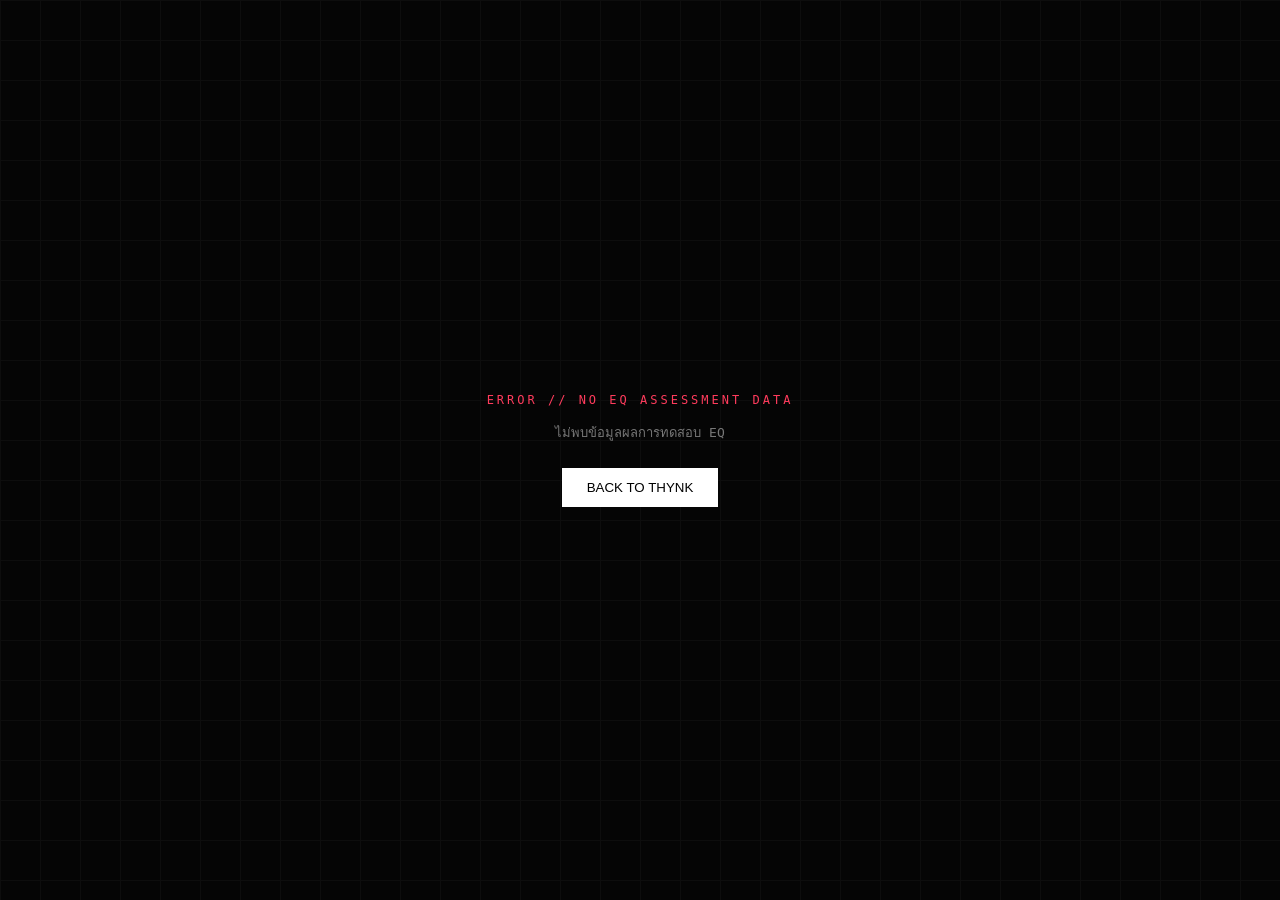
<file: Thynk/eq result.html>
<!DOCTYPE html>
<html lang="th">
<link rel="icon" type="image/png" href="thynk.png">
<head>

<meta charset="UTF-8">

<meta name="viewport"
      content="width=device-width, initial-scale=1.0">

<title>THYNK // EQ ANALYSIS</title>

<link rel="stylesheet"
      href="css/style1.css">

<style>

@import url('https://fonts.googleapis.com/css2?family=Kanit:wght@300;400;500;600;700&family=JetBrains+Mono:wght@400;500;600;700&display=swap');


/* =========================================================
   ROOT
========================================================= */

:root{

    --bg:#050505;

    --panel:#0b0b0b;

    --panel2:#101010;

    --line:#252525;

    --text:#f2f2f2;

    --muted:#777;

    --soft:#aaa;

    --green:#00ff9c;

    --red:#ff3b5c;

    --gold:#d6b36a;

    --blue:#5ca8ff;

}


/* =========================================================
   RESET
========================================================= */

*{
    box-sizing:border-box;
}

html{
    scroll-behavior:smooth;
}

body{

    margin:0;

    background:
        radial-gradient(
            circle at 50% -10%,
            #171717 0%,
            #050505 45%,
            #000 100%
        );

    color:var(--text);

    font-family:'Kanit',sans-serif;

    min-height:100vh;
}


/* GRID BACKGROUND */

body::before{

    content:"";

    position:fixed;

    inset:0;

    pointer-events:none;

    opacity:.035;

    background-image:

        linear-gradient(
            #fff 1px,
            transparent 1px
        ),

        linear-gradient(
            90deg,
            #fff 1px,
            transparent 1px
        );

    background-size:40px 40px;

}


/* =========================================================
   HEADER
========================================================= */

.header{

    height:76px;

    border-bottom:1px solid var(--line);

    display:flex;

    align-items:center;

    justify-content:space-between;

    padding:0 40px;

    position:relative;

    z-index:2;

    background:rgba(5,5,5,.92);

    backdrop-filter:blur(8px);

}


.logo{

    font-family:'JetBrains Mono',monospace;

    font-size:21px;

    font-weight:700;

    letter-spacing:4px;

}


.logo span{

    color:var(--green);

}


.status{

    display:flex;

    align-items:center;

    gap:10px;

    font-family:'JetBrains Mono',monospace;

    font-size:11px;

    color:#777;

    letter-spacing:1px;

}


.status-dot{

    width:7px;

    height:7px;

    border-radius:50%;

    background:var(--green);

    box-shadow:
        0 0 12px var(--green);

}


/* =========================================================
   MAIN
========================================================= */

.container{

    width:min(1180px,92%);

    margin:0 auto;

    padding:60px 0 100px;

}


.kicker{

    font-family:'JetBrains Mono',monospace;

    font-size:11px;

    color:var(--green);

    letter-spacing:3px;

    margin-bottom:12px;

}


h1{

    font-size:48px;

    line-height:1;

    margin:0;

    letter-spacing:1px;

}


.subtitle{

    color:var(--muted);

    margin-top:14px;

    font-size:15px;

}


/* =========================================================
   HERO
========================================================= */

.score-hero{

    margin-top:45px;

    border:1px solid var(--line);

    background:
        linear-gradient(
            135deg,
            rgba(255,255,255,.025),
            rgba(255,255,255,.005)
        );

    min-height:310px;

    display:grid;

    grid-template-columns:1fr 1fr;

    position:relative;

    overflow:hidden;

}


.score-hero::after{

    content:"EQ";

    position:absolute;

    right:-30px;

    bottom:-90px;

    font-family:'JetBrains Mono',monospace;

    font-size:220px;

    font-weight:700;

    color:rgba(255,255,255,.018);

    pointer-events:none;

}


.score-left{

    padding:45px;

    border-right:1px solid var(--line);

}


.score-label{

    font-family:'JetBrains Mono',monospace;

    color:#777;

    font-size:11px;

    letter-spacing:3px;

}


.score{

    font-family:'JetBrains Mono',monospace;

    font-size:110px;

    line-height:.95;

    margin:15px 0;

    font-weight:700;

}


.score span{

    font-size:25px;

    color:#555;

}


.score-bar{

    width:100%;

    height:4px;

    background:#202020;

    overflow:hidden;

}


.score-fill{

    height:100%;

    background:var(--green);

    box-shadow:
        0 0 15px rgba(0,255,156,.4);

    width:0%;

    transition:1.2s ease;

}


.score-right{

    padding:45px;

    display:flex;

    flex-direction:column;

    justify-content:center;

}


.level-label{

    color:#777;

    font-family:'JetBrains Mono',monospace;

    font-size:11px;

    letter-spacing:3px;

}


.level{

    font-size:38px;

    font-weight:600;

    margin:8px 0;

}


.type{

    color:var(--green);

    font-family:'JetBrains Mono',monospace;

    font-size:15px;

    letter-spacing:2px;

}


.description{

    margin-top:20px;

    color:#888;

    line-height:1.8;

    max-width:430px;

}


/* =========================================================
   SECTION
========================================================= */

.section{

    margin-top:55px;

}


.section-title{

    display:flex;

    align-items:center;

    gap:15px;

    font-family:'JetBrains Mono',monospace;

    font-size:13px;

    letter-spacing:2px;

    margin-bottom:20px;

}


.section-title::before{

    content:"";

    width:25px;

    height:1px;

    background:var(--green);

}


/* =========================================================
   EQ DOMAINS
========================================================= */

.domain-grid{

    display:grid;

    grid-template-columns:
        repeat(5,1fr);

    gap:10px;

}


.domain{

    border:1px solid var(--line);

    background:var(--panel);

    padding:20px;

    transition:.25s;

}


.domain:hover{

    border-color:#444;

    transform:translateY(-2px);

}


.domain-name{

    font-family:'JetBrains Mono',monospace;

    font-size:10px;

    color:#777;

    letter-spacing:1px;

}


.domain-th{

    font-size:12px;

    color:#555;

    margin-top:3px;

}


.domain-score{

    font-family:'JetBrains Mono',monospace;

    font-size:32px;

    margin:8px 0;

}


.domain-bar{

    height:3px;

    background:#202020;

}


.domain-fill{

    height:100%;

    width:0%;

    background:var(--green);

    transition:1s ease;

}


/* =========================================================
   PERFORMANCE
========================================================= */

.quick-grid{

    display:grid;

    grid-template-columns:
        repeat(4,1fr);

    gap:10px;

}


.quick{

    border:1px solid var(--line);

    padding:25px;

    background:var(--panel);

}


.quick-label{

    color:#666;

    font-family:'JetBrains Mono',monospace;

    font-size:10px;

    letter-spacing:1px;

}


.quick-value{

    font-family:'JetBrains Mono',monospace;

    font-size:27px;

    margin-top:8px;

}


.correct{

    color:var(--green);

}


.wrong{

    color:var(--red);

}


/* =========================================================
   EMOTIONAL PROFILE
========================================================= */

.profile{

    border:1px solid var(--line);

    padding:35px;

    background:
        linear-gradient(
            120deg,
            #0d0d0d,
            #080808
        );

    display:grid;

    grid-template-columns:180px 1fr;

    gap:35px;

}


.profile-symbol{

    width:150px;

    height:150px;

    border:1px solid #333;

    display:flex;

    align-items:center;

    justify-content:center;

    font-family:'JetBrains Mono',monospace;

    font-size:42px;

    color:var(--green);

    position:relative;

}


.profile-symbol::before,
.profile-symbol::after{

    content:"";

    position:absolute;

    width:12px;

    height:12px;

    border-color:var(--green);

    border-style:solid;

}


.profile-symbol::before{

    top:-1px;

    left:-1px;

    border-width:
        1px 0 0 1px;

}


.profile-symbol::after{

    right:-1px;

    bottom:-1px;

    border-width:
        0 1px 1px 0;

}


.profile h2{

    margin:0;

    font-size:30px;

}


.profile p{

    color:#888;

    line-height:1.9;

}


/* =========================================================
   EQ INSIGHT
========================================================= */

.insight{

    margin-top:15px;

    border:1px solid #202020;

    background:#090909;

    padding:20px;

}


.insight-title{

    color:var(--green);

    font-family:'JetBrains Mono',monospace;

    font-size:10px;

    letter-spacing:2px;

    margin-bottom:8px;

}


.insight-text{

    color:#888;

    line-height:1.8;

}


/* =========================================================
   ANSWER REVIEW
========================================================= */

.review-list{

    display:flex;

    flex-direction:column;

    gap:8px;

}


.review{

    border:1px solid var(--line);

    background:#090909;

}


.review-head{

    padding:18px 20px;

    display:grid;

    grid-template-columns:
        65px 1fr 90px;

    align-items:center;

    gap:15px;

    cursor:pointer;

}


.review-head:hover{

    background:#0e0e0e;

}


.q-number{

    font-family:'JetBrains Mono',monospace;

    color:#666;

    font-size:11px;

}


.q-title{

    font-size:14px;

}


.result-badge{

    text-align:right;

    font-family:'JetBrains Mono',monospace;

    font-size:10px;

}


.result-badge.correct{

    color:var(--green);

}


.result-badge.wrong{

    color:var(--red);

}


.review-body{

    display:none;

    border-top:1px solid var(--line);

    padding:25px;

    background:#0d0d0d;

}


.review.open .review-body{

    display:block;

}


.question-text{

    font-size:17px;

    margin-bottom:20px;

}


.answer-row{

    display:grid;

    grid-template-columns:
        1fr 1fr;

    gap:8px;

}


.answer-box{

    border:1px solid #222;

    padding:12px 15px;

    font-size:13px;

}


.answer-box.selected{

    border-color:#555;

}


.answer-box.right{

    border-color:var(--green);

    color:var(--green);

}


.answer-box.wrong-selected{

    border-color:var(--red);

    color:var(--red);

}


.explanation{

    margin-top:20px;

    border-left:2px solid var(--green);

    padding:12px 15px;

    color:#999;

    line-height:1.7;

}


/* =========================================================
   CERTIFICATE
========================================================= */

.identity{

    border:1px solid var(--line);

    background:
        linear-gradient(
            135deg,
            #0e0e0e,
            #070707
        );

    padding:40px;

}


.identity-intro{

    color:#777;

    line-height:1.7;

    margin-bottom:30px;

}


.form-grid{

    display:grid;

    grid-template-columns:
        1fr 1fr;

    gap:15px;

}


.field{

    display:flex;

    flex-direction:column;

    gap:8px;

}


.field.full{

    grid-column:1/-1;

}


.field label{

    font-family:'JetBrains Mono',monospace;

    color:#777;

    font-size:10px;

    letter-spacing:1px;

}


.field input{

    background:#050505;

    border:1px solid #292929;

    color:white;

    padding:14px;

    font-family:'Kanit',sans-serif;

    outline:none;

    font-size:14px;

    transition:.2s;

}


.field input:focus{

    border-color:#777;

    box-shadow:
        0 0 0 1px #222;

}


.certificate-button{

    width:100%;

    margin-top:30px;

    padding:19px;

    background:#f2f2f2;

    color:#050505;

    border:0;

    font-family:'JetBrains Mono',monospace;

    font-weight:700;

    letter-spacing:2px;

    cursor:pointer;

    transition:.25s;

}


.certificate-button:hover{

    background:var(--green);

    box-shadow:
        0 0 30px rgba(0,255,156,.18);

}


.error{

    display:none;

    color:var(--red);

    font-family:'JetBrains Mono',monospace;

    font-size:11px;

    margin-top:15px;

}


/* =========================================================
   FOOTER
========================================================= */

.footer{

    text-align:center;

    color:#444;

    font-family:'JetBrains Mono',monospace;

    font-size:10px;

    letter-spacing:2px;

    margin-top:70px;

}


/* =========================================================
   RESPONSIVE
========================================================= */

@media(max-width:800px){

    .header{

        padding:0 20px;

    }


    .container{

        width:94%;

        padding-top:35px;

    }


    h1{

        font-size:34px;

    }


    .score-hero{

        grid-template-columns:1fr;

    }


    .score-left{

        border-right:0;

        border-bottom:1px solid var(--line);

    }


    .score{

        font-size:80px;

    }


    .domain-grid{

        grid-template-columns:
            1fr 1fr;

    }


    .quick-grid{

        grid-template-columns:
            1fr 1fr;

    }


    .profile{

        grid-template-columns:1fr;

    }


    .form-grid{

        grid-template-columns:1fr;

    }


    .field.full{

        grid-column:auto;

    }


    .review-head{

        grid-template-columns:
            50px 1fr 70px;

    }

}


@media(max-width:500px){

    .domain-grid{

        grid-template-columns:1fr;

    }


    .quick-grid{

        grid-template-columns:1fr;

    }


    .score-left,
    .score-right{

        padding:30px;

    }


    .profile{

        padding:25px;

    }


    .answer-row{

        grid-template-columns:1fr;

    }

}

</style>

</head>


<body>


<!-- =====================================================
     HEADER
===================================================== -->

<header class="header">

    <div class="logo">

        THYNK <span>//</span> EQ

    </div>


    <div class="status">

        <div class="status-dot"></div>

        ASSESSMENT COMPLETE

    </div>

</header>



<main class="container">


<!-- =====================================================
     INTRO
===================================================== -->

<div class="kicker">

    THYNK // EMOTIONAL ANALYSIS

</div>


<h1>

    YOUR THYNK PROFILE

</h1>


<div class="subtitle">

    การวิเคราะห์ความฉลาดทางอารมณ์จากรูปแบบการตอบของคุณ

</div>



<!-- =====================================================
     HERO SCORE
===================================================== -->

<section class="score-hero">


    <div class="score-left">


        <div class="score-label">

            THYNK EQ SCORE

        </div>


        <div class="score">

            <span id="score">--</span>

            <span>/100</span>

        </div>


        <div class="score-bar">

            <div
                class="score-fill"
                id="scoreFill">
            </div>

        </div>


    </div>



    <div class="score-right">


        <div class="level-label">

            EMOTIONAL LEVEL

        </div>


        <div
            class="level"
            id="level">

            ANALYZING...

        </div>


        <div
            class="type"
            id="eqType">

            //

        </div>


        <div
            class="description"
            id="levelDescription">

            กำลังวิเคราะห์รูปแบบทางอารมณ์ของคุณ...

        </div>


    </div>

</section>



<!-- =====================================================
     EQ MATRIX
===================================================== -->

<section class="section">


    <div class="section-title">

        EMOTIONAL MATRIX

    </div>


    <div class="domain-grid">


        <div class="domain">

            <div class="domain-name">

                SELF-AWARENESS

            </div>

            <div class="domain-th">

                การตระหนักรู้ตนเอง

            </div>

            <div
                class="domain-score"
                id="selfAwarenessScore">

                --

            </div>

            <div class="domain-bar">

                <div
                    class="domain-fill"
                    id="selfAwarenessBar">
                </div>

            </div>

        </div>



        <div class="domain">

            <div class="domain-name">

                SELF-CONTROL

            </div>

            <div class="domain-th">

                การควบคุมอารมณ์

            </div>

            <div
                class="domain-score"
                id="selfControlScore">

                --

            </div>

            <div class="domain-bar">

                <div
                    class="domain-fill"
                    id="selfControlBar">
                </div>

            </div>

        </div>



        <div class="domain">

            <div class="domain-name">

                EMPATHY

            </div>

            <div class="domain-th">

                ความเข้าใจผู้อื่น

            </div>

            <div
                class="domain-score"
                id="empathyScore">

                --

            </div>

            <div class="domain-bar">

                <div
                    class="domain-fill"
                    id="empathyBar">
                </div>

            </div>

        </div>



        <div class="domain">

            <div class="domain-name">

                SOCIAL SKILL

            </div>

            <div class="domain-th">

                ทักษะทางสังคม

            </div>

            <div
                class="domain-score"
                id="socialSkillScore">

                --

            </div>

            <div class="domain-bar">

                <div
                    class="domain-fill"
                    id="socialSkillBar">
                </div>

            </div>

        </div>



        <div class="domain">

            <div class="domain-name">

                RESILIENCE

            </div>

            <div class="domain-th">

                ความยืดหยุ่นทางอารมณ์

            </div>

            <div
                class="domain-score"
                id="resilienceScore">

                --

            </div>

            <div class="domain-bar">

                <div
                    class="domain-fill"
                    id="resilienceBar">
                </div>

            </div>

        </div>


    </div>

</section>



<!-- =====================================================
     PERFORMANCE
===================================================== -->

<section class="section">


    <div class="section-title">

        PERFORMANCE

    </div>


    <div class="quick-grid">


        <div class="quick">

            <div class="quick-label">

                ANSWERED

            </div>

            <div
                class="quick-value"
                id="answeredCount">

                --

            </div>

        </div>



        <div class="quick">

            <div class="quick-label">

                CORRECT

            </div>

            <div
                class="quick-value correct"
                id="correctCount">

                --

            </div>

        </div>



        <div class="quick">

            <div class="quick-label">

                WRONG

            </div>

            <div
                class="quick-value wrong"
                id="wrongCount">

                --

            </div>

        </div>



        <div class="quick">

            <div class="quick-label">

                ACCURACY

            </div>

            <div
                class="quick-value"
                id="accuracy">

                --%

            </div>

        </div>


    </div>

</section>



<!-- =====================================================
     PROFILE
===================================================== -->

<section class="section">


    <div class="section-title">

        EMOTIONAL PROFILE

    </div>


    <div class="profile">


        <div
            class="profile-symbol"
            id="profileSymbol">

            ◇

        </div>


        <div>


            <h2 id="profileTitle">

                ANALYZING...

            </h2>


            <p id="profileText">

                กำลังประมวลผลรูปแบบการตอบของคุณ

            </p>


            <div class="insight">


                <div class="insight-title">

                    PRIMARY INSIGHT

                </div>


                <div
                    class="insight-text"
                    id="insightText">

                    กำลังวิเคราะห์จุดเด่นทางอารมณ์...

                </div>


            </div>


        </div>


    </div>

</section>



<!-- =====================================================
     ANSWER REVIEW
===================================================== -->

<section class="section">


    <div class="section-title">

        ANSWER REVIEW // วิเคราะห์คำตอบ

    </div>


    <div
        class="review-list"
        id="reviewList">
    </div>


</section>



<!-- =====================================================
     CERTIFICATE
===================================================== -->

<section class="section">


    <div class="section-title">

        CERTIFICATE IDENTITY

    </div>


    <div class="identity">


        <div class="identity-intro">

            กรอกข้อมูลด้านล่างเพื่อสร้างใบเกียรติบัตร THYNK EQ
            ชื่อที่กรอกจะถูกนำไปแสดงบนใบเกียรติบัตร

        </div>


        <div class="form-grid">


            <div class="field">

                <label>

                    FIRST NAME / ชื่อ

                </label>


                <input
                    type="text"
                    id="firstName"
                    placeholder="ชื่อของคุณ"
                    maxlength="40">

            </div>



            <div class="field">

                <label>

                    LAST NAME / นามสกุล

                </label>


                <input
                    type="text"
                    id="lastName"
                    placeholder="นามสกุลของคุณ"
                    maxlength="40">

            </div>



            <div class="field full">

                <label>

                    DISPLAY NAME /
                    ชื่อที่ต้องการแสดงบนใบเกียรติบัตร

                </label>


                <input
                    type="text"
                    id="displayName"
                    placeholder="เว้นว่างได้ ระบบจะใช้ชื่อและนามสกุล"
                    maxlength="80">

            </div>



            <div class="field">

                <label>

                    COUNTRY / ประเทศ

                </label>


                <input
                    type="text"
                    id="country"
                    placeholder="Thailand"
                    maxlength="40">

            </div>



            <div class="field">

                <label>

                    ORGANIZATION / SCHOOL

                </label>


                <input
                    type="text"
                    id="organization"
                    placeholder="ไม่บังคับ"
                    maxlength="80">

            </div>


        </div>


        <div
            class="error"
            id="formError">

            PLEASE ENTER YOUR FIRST NAME AND LAST NAME.

        </div>


        <button
            class="certificate-button"
            onclick="generateCertificate()">

            ✦ RECEIVE MY EQ CERTIFICATE

        </button>


    </div>

</section>



<div class="footer">

    THYNK // EMOTIONAL INTELLIGENCE ASSESSMENT

</div>


</main>



<script>

/* =========================================================
   THYNK EQ ANALYSIS ENGINE
========================================================= */


/* =========================================================
   LOAD RESULT
========================================================= */

const raw =
    localStorage.getItem("thynkEQResult");


if(!raw){

    document.body.innerHTML = `

        <div style="
            min-height:100vh;
            display:flex;
            align-items:center;
            justify-content:center;
            background:#050505;
            color:white;
            font-family:monospace;
            text-align:center;
            padding:30px;
        ">

            <div>

                <div style="
                    color:#ff3b5c;
                    font-size:12px;
                    letter-spacing:3px;
                    margin-bottom:15px;
                ">

                    ERROR // NO EQ ASSESSMENT DATA

                </div>


                <div style="color:#777;">

                    ไม่พบข้อมูลผลการทดสอบ EQ

                </div>


                <button
                    onclick="location.href='index.html'"
                    style="
                        margin-top:25px;
                        padding:12px 25px;
                        background:white;
                        border:0;
                        cursor:pointer;
                    ">

                    BACK TO THYNK

                </button>

            </div>

        </div>

    `;

    throw new Error(
        "No THYNK EQ result data."
    );

}


let result;


try{

    result = JSON.parse(raw);

}catch(error){

    console.error(error);

    throw new Error(
        "Invalid THYNK EQ result."
    );

}


/* =========================================================
   BASIC DATA
========================================================= */

const total =
    Number(result.total || 100);


const correct =
    Number(result.correct || 0);


const answered =
    Number(
        result.answered ??
        result.answers?.length ??
        total
    );


const score =
    Number(
        result.score ??
        ((correct / total) * 100)
    );


const accuracy =
    Number(
        result.accuracy ??
        ((correct / total) * 100)
    );


/* =========================================================
   EQ DOMAIN DATA
========================================================= */

const stageStats =
    result.stageStats || {};


function getDomainScore(
    ...keys
){

    for(const key of keys){

        const data =
            stageStats[key];

        if(
            data &&
            data.accuracy !== undefined
        ){

            return Math.round(
                Number(data.accuracy)
            );

        }


        if(
            data &&
            data.correct !== undefined &&
            data.total
        ){

            return Math.round(
                (
                    Number(data.correct) /
                    Number(data.total)
                ) * 100
            );

        }


        if(
            data !== undefined &&
            typeof data === "number"
        ){

            return Math.round(data);

        }

    }


    return 0;

}


/* =========================================================
   DOMAIN MAP
========================================================= */

const domainValues = {

    selfAwareness:
        getDomainScore(
            "selfAwareness",
            "self-awareness",
            "awareness"
        ),


    selfControl:
        getDomainScore(
            "selfControl",
            "self-control",
            "control"
        ),


    empathy:
        getDomainScore(
            "empathy"
        ),


    socialSkill:
        getDomainScore(
            "socialSkill",
            "social-skill",
            "social"
        ),


    resilience:
        getDomainScore(
            "resilience",
            "resiliency"
        )

};


/* =========================================================
   IF DOMAIN DATA DOES NOT EXIST
   USE SCORE AS FALLBACK
========================================================= */

Object.keys(domainValues)
    .forEach(key=>{

        if(
            !Number.isFinite(
                domainValues[key]
            ) ||
            domainValues[key] < 0
        ){

            domainValues[key] = 0;

        }

    });


/* =========================================================
   LEVEL SYSTEM
========================================================= */

function getEQLevel(value){

    if(value >= 90){

        return {

            name:
                "EMOTIONAL MASTER",

            type:
                "THE EMOTION ARCHITECT",

            symbol:
                "✦",

            description:
                "คุณมีความสามารถโดดเด่นในการรับรู้อารมณ์ของตนเอง ควบคุมปฏิกิริยา และเข้าใจความรู้สึกของผู้อื่นได้อย่างลึกซึ้ง",

            profile:
                "รูปแบบการตอบของคุณสะท้อนความมั่นคงทางอารมณ์สูง คุณมีแนวโน้มที่จะหยุดคิดก่อนตอบสนอง สามารถมองสถานการณ์จากหลายมุม และรักษาความสัมพันธ์กับผู้อื่นได้ดี",

            insight:
                "จุดเด่นสูงสุดของคุณคือการผสมผสานระหว่างการเข้าใจตัวเองกับการเข้าใจผู้อื่น ซึ่งเป็นพื้นฐานสำคัญของ Emotional Intelligence ระดับสูง"

        };

    }


    if(value >= 80){

        return {

            name:
                "EMOTIONAL STRATEGIST",

            type:
                "THE BALANCED MIND",

            symbol:
                "◇",

            description:
                "คุณสามารถจัดการอารมณ์และสถานการณ์ทางสังคมได้ดี มีแนวโน้มคิดก่อนตอบสนองและมองเห็นผลกระทบของการกระทำ",

            profile:
                "คุณมีความสามารถในการรักษาสมดุลระหว่างความรู้สึกและเหตุผล และสามารถปรับตัวตามสถานการณ์ทางสังคมได้ค่อนข้างดี",

            insight:
                "ความสามารถในการรักษาสมดุลระหว่างอารมณ์ของตัวเองและความต้องการของผู้อื่นเป็นจุดแข็งสำคัญของคุณ"

        };

    }


    if(value >= 70){

        return {

            name:
                "EMOTIONALLY INTELLIGENT",

            type:
                "THE EMPATHIC THINKER",

            symbol:
                "△",

            description:
                "คุณมีพื้นฐานด้านความฉลาดทางอารมณ์ที่ดี สามารถรับรู้อารมณ์และตอบสนองต่อสถานการณ์ต่าง ๆ ได้อย่างเหมาะสมในหลายกรณี",

            profile:
                "คุณมีแนวโน้มสังเกตความรู้สึกของตัวเองและคนรอบข้างได้ดี แต่ในสถานการณ์ที่มีแรงกดดันสูงอาจต้องใช้เวลาควบคุมอารมณ์เพิ่มขึ้น",

            insight:
                "คุณมีพื้นฐาน EQ ที่ดีและสามารถพัฒนาไปสู่ระดับที่สูงขึ้นได้ด้วยการฝึกการสังเกตอารมณ์และการควบคุมปฏิกิริยา"

        };

    }


    if(value >= 55){

        return {

            name:
                "EMOTIONAL AWARE",

            type:
                "THE OBSERVER",

            symbol:
                "○",

            description:
                "คุณเริ่มเข้าใจอารมณ์ของตัวเองและผู้อื่นได้ดีในหลายสถานการณ์ แต่ยังมีพื้นที่สำหรับพัฒนาการควบคุมและการสื่อสาร",

            profile:
                "คุณสามารถรับรู้อารมณ์ได้ แต่บางครั้งอารมณ์อาจมีอิทธิพลต่อการตัดสินใจมากกว่าที่ต้องการ",

            insight:
                "การฝึกหยุดก่อนตอบสนองและทบทวนว่า 'ตอนนี้ฉันกำลังรู้สึกอะไร' สามารถช่วยเพิ่มความมั่นคงทางอารมณ์ได้"

        };

    }


    if(value >= 40){

        return {

            name:
                "EMOTIONAL EXPLORER",

            type:
                "THE DEVELOPING MIND",

            symbol:
                "▽",

            description:
                "คุณกำลังอยู่ในช่วงสำรวจและพัฒนาความเข้าใจเกี่ยวกับอารมณ์ของตัวเองและผู้อื่น",

            profile:
                "รูปแบบการตอบแสดงให้เห็นว่าคุณมีหลายมุมมองทางอารมณ์ แต่บางสถานการณ์อาจทำให้การควบคุมอารมณ์หรือการสื่อสารทำได้ยาก",

            insight:
                "การฝึกสังเกตอารมณ์ก่อนตัดสินใจจะช่วยให้คุณเข้าใจรูปแบบการตอบสนองของตัวเองมากขึ้น"

        };

    }


    return {

        name:
            "EMOTIONAL INITIATE",

        type:
            "THE BEGINNER",

        symbol:
            "·",

        description:
            "นี่คือจุดเริ่มต้นของการสำรวจความฉลาดทางอารมณ์ของคุณ ผลลัพธ์สามารถใช้เป็นแนวทางสำหรับการพัฒนาตัวเอง",

        profile:
            "คุณกำลังเริ่มต้นทำความเข้าใจรูปแบบอารมณ์ของตัวเอง การฝึกสังเกตความรู้สึกและการตอบสนองในชีวิตประจำวันสามารถช่วยพัฒนา EQ ได้",

        insight:
            "ทุกครั้งที่คุณหยุดเพื่อสังเกตอารมณ์ของตัวเอง ถือเป็นอีกหนึ่งก้าวของการพัฒนาความฉลาดทางอารมณ์"

    };

}


const level =
    getEQLevel(score);


/* =========================================================
   HERO UPDATE
========================================================= */

document.getElementById(
    "score"
).textContent =
    Math.round(score);


document.getElementById(
    "level"
).textContent =
    level.name;


document.getElementById(
    "eqType"
).textContent =
    level.type;


document.getElementById(
    "levelDescription"
).textContent =
    level.description;


document.getElementById(
    "profileTitle"
).textContent =
    level.type;


document.getElementById(
    "profileText"
).textContent =
    level.profile;


document.getElementById(
    "profileSymbol"
).textContent =
    level.symbol;


document.getElementById(
    "insightText"
).textContent =
    level.insight;


setTimeout(()=>{

    document.getElementById(
        "scoreFill"
    ).style.width =
        Math.max(
            0,
            Math.min(
                100,
                score
            )
        ) + "%";

},100);


/* =========================================================
   PERFORMANCE
========================================================= */

document.getElementById(
    "answeredCount"
).textContent =
    answered;


document.getElementById(
    "correctCount"
).textContent =
    correct;


document.getElementById(
    "wrongCount"
).textContent =
    Math.max(
        0,
        total - correct
    );


document.getElementById(
    "accuracy"
).textContent =
    Math.round(accuracy) + "%";


/* =========================================================
   DOMAIN RENDER
========================================================= */

function renderDomain(
    id,
    value
){

    const scoreElement =
        document.getElementById(
            id + "Score"
        );


    const barElement =
        document.getElementById(
            id + "Bar"
        );


    if(scoreElement){

        scoreElement.textContent =
            value;

    }


    if(barElement){

        setTimeout(()=>{

            barElement.style.width =
                Math.max(
                    0,
                    Math.min(
                        100,
                        value
                    )
                ) + "%";

        },100);

    }

}


renderDomain(
    "selfAwareness",
    domainValues.selfAwareness
);


renderDomain(
    "selfControl",
    domainValues.selfControl
);


renderDomain(
    "empathy",
    domainValues.empathy
);


renderDomain(
    "socialSkill",
    domainValues.socialSkill
);


renderDomain(
    "resilience",
    domainValues.resilience
);


/* =========================================================
   ANSWER REVIEW
========================================================= */

const reviewList =
    document.getElementById(
        "reviewList"
    );


const answers =
    Array.isArray(result.answers)
        ? result.answers
        : [];


if(answers.length === 0){

    reviewList.innerHTML = `

        <div style="
            border:1px solid #222;
            padding:30px;
            color:#666;
            font-family:monospace;
            text-align:center;
        ">

            EQ ANSWER REVIEW DATA NOT FOUND

        </div>

    `;

}else{


    answers.forEach(
        (item,index)=>{


            const review =
                document.createElement(
                    "div"
                );


            review.className =
                "review";


            const isCorrect =
                item.correct === true;


            const stage =
                item.stage ||
                item.domain ||
                "EMOTIONAL INTELLIGENCE";


            const question =
                item.question ||
                item.title ||
                `QUESTION ${index + 1}`;


            const options =
                Array.isArray(
                    item.options
                )
                    ? item.options
                    : [];


            const selected =
                item.selected;


            const correctAnswer =
                item.correctAnswer;


            review.innerHTML = `

                <div class="review-head">

                    <div class="q-number">

                        Q${String(
                            index + 1
                        ).padStart(3,"0")}

                    </div>


                    <div class="q-title">

                        ${escapeHTML(
                            question
                        )}

                    </div>


                    <div class="
                        result-badge
                        ${isCorrect
                            ? "correct"
                            : "wrong"
                        }
                    ">

                        ${isCorrect
                            ? "CORRECT"
                            : "WRONG"
                        }

                    </div>

                </div>


                <div class="review-body">


                    <div style="
                        font-family:monospace;
                        color:#555;
                        font-size:10px;
                        margin-bottom:10px;
                    ">

                        ${escapeHTML(
                            stage
                        )}

                        ${
                            item.difficulty
                                ? " // " +
                                  escapeHTML(
                                      item.difficulty
                                  )
                                : ""
                        }

                    </div>


                    <div class="question-text">

                        ${escapeHTML(
                            item.questionText ||
                            item.prompt ||
                            question
                        )}

                    </div>


                    <div class="answer-row">

                        ${
                            options.length
                                ? options.map(
                                    (option,i)=>{

                                        let cls =
                                            "answer-box";


                                        if(
                                            i ===
                                            correctAnswer
                                        ){

                                            cls +=
                                                " right";

                                        }


                                        if(
                                            i === selected &&
                                            i !== correctAnswer
                                        ){

                                            cls +=
                                                " wrong-selected";

                                        }


                                        if(
                                            i === selected &&
                                            i === correctAnswer
                                        ){

                                            cls +=
                                                " selected";

                                        }


                                        return `

                                            <div
                                                class="${cls}">

                                                ${
                                                    String
                                                    .fromCharCode(
                                                        65+i
                                                    )
                                                }.

                                                ${escapeHTML(
                                                    String(
                                                        option
                                                    )
                                                )}

                                            </div>

                                        `;

                                    }
                                ).join("")
                                :
                                `

                                    <div class="answer-box">

                                        ${
                                            item.selectedText
                                                ? escapeHTML(
                                                    item.selectedText
                                                  )
                                                : "ไม่พบตัวเลือก"
                                        }

                                    </div>

                                `
                        }

                    </div>


                    <div class="explanation">

                        <strong style="
                            color:#ddd;
                        ">

                            EMOTIONAL ANALYSIS

                        </strong>


                        <br>


                        ${escapeHTML(
                            item.explanation ||
                            item.analysis ||
                            "ไม่มีคำอธิบายสำหรับข้อนี้"
                        )}

                    </div>


                </div>

            `;


            const head =
                review.querySelector(
                    ".review-head"
                );


            head.addEventListener(
                "click",
                ()=>{

                    review.classList.toggle(
                        "open"
                    );

                }
            );


            reviewList.appendChild(
                review
            );

        }
    );

}


/* =========================================================
   ESCAPE HTML
========================================================= */

function escapeHTML(value){

    return String(value)

        .replace(
            /&/g,
            "&amp;"
        )

        .replace(
            /</g,
            "&lt;"
        )

        .replace(
            />/g,
            "&gt;"
        )

        .replace(
            /"/g,
            "&quot;"
        )

        .replace(
            /'/g,
            "&#039;"
        );

}


/* =========================================================
   ASSESSMENT ID
========================================================= */

function createAssessmentID(){

    const chars =
        "ABCDEFGHJKLMNPQRSTUVWXYZ23456789";


    let id =
        "THY-EQ-";


    for(
        let i = 0;
        i < 8;
        i++
    ){

        id +=
            chars[
                Math.floor(
                    Math.random() *
                    chars.length
                )
            ];

    }


    return id;

}


/* =========================================================
   CERTIFICATE
========================================================= */

function generateCertificate(){

    const firstName =
        document
            .getElementById(
                "firstName"
            )
            .value
            .trim();


    const lastName =
        document
            .getElementById(
                "lastName"
            )
            .value
            .trim();


    const displayName =
        document
            .getElementById(
                "displayName"
            )
            .value
            .trim();


    const country =
        document
            .getElementById(
                "country"
            )
            .value
            .trim();


    const organization =
        document
            .getElementById(
                "organization"
            )
            .value
            .trim();


    const error =
        document.getElementById(
            "formError"
        );


    if(
        !firstName ||
        !lastName
    ){

        error.style.display =
            "block";


        document
            .getElementById(
                "firstName"
            )
            .focus();


        return;

    }


    error.style.display =
        "none";


    const finalName =
        displayName ||
        `${firstName} ${lastName}`;


    const assessmentId =
        result.assessmentId ||
        createAssessmentID();


    const certificateData = {

        examType:
            "EQ",


        firstName:
            firstName,


        lastName:
            lastName,


        displayName:
            finalName,


        country:
            country,


        organization:
            organization,


        score:
            Math.round(score),


        correct:
            correct,


        total:
            total,


        answered:
            answered,


        accuracy:
            Math.round(accuracy),


        level:
            level.name,


        neuralType:
            level.type,


        eqType:
            level.type,


        profileSymbol:
            level.symbol,


        profile:
            level.profile,


        insight:
            level.insight,


        selfAwareness:
            domainValues.selfAwareness,


        selfControl:
            domainValues.selfControl,


        empathy:
            domainValues.empathy,


        socialSkill:
            domainValues.socialSkill,


        resilience:
            domainValues.resilience,


        assessmentId:
            assessmentId,


        completedAt:
            result.completedAt ||
            new Date().toISOString()

    };


    localStorage.setItem(

        "thynkEQCertificate",

        JSON.stringify(
            certificateData
        )

    );


    window.location.href =
        "eq certificate.html";

}


/* =========================================================
   OPTIONAL SERVER DATA
========================================================= */

function prepareAssessmentData(){

    return {

        assessmentId:
            result.assessmentId ||
            createAssessmentID(),

        examType:
            "EQ",

        score:
            Math.round(score),

        correct:
            correct,

        total:
            total,

        answered:
            answered,

        accuracy:
            Math.round(accuracy),

        level:
            level.name,

        eqType:
            level.type,

        domainScores:
            domainValues,

        completedAt:
            result.completedAt ||
            new Date().toISOString()

    };

}


/* =========================================================
   DEBUG
========================================================= */

console.log(
    "THYNK EQ RESULT",
    prepareAssessmentData()
);

</script>

</body>

</html>
</file>
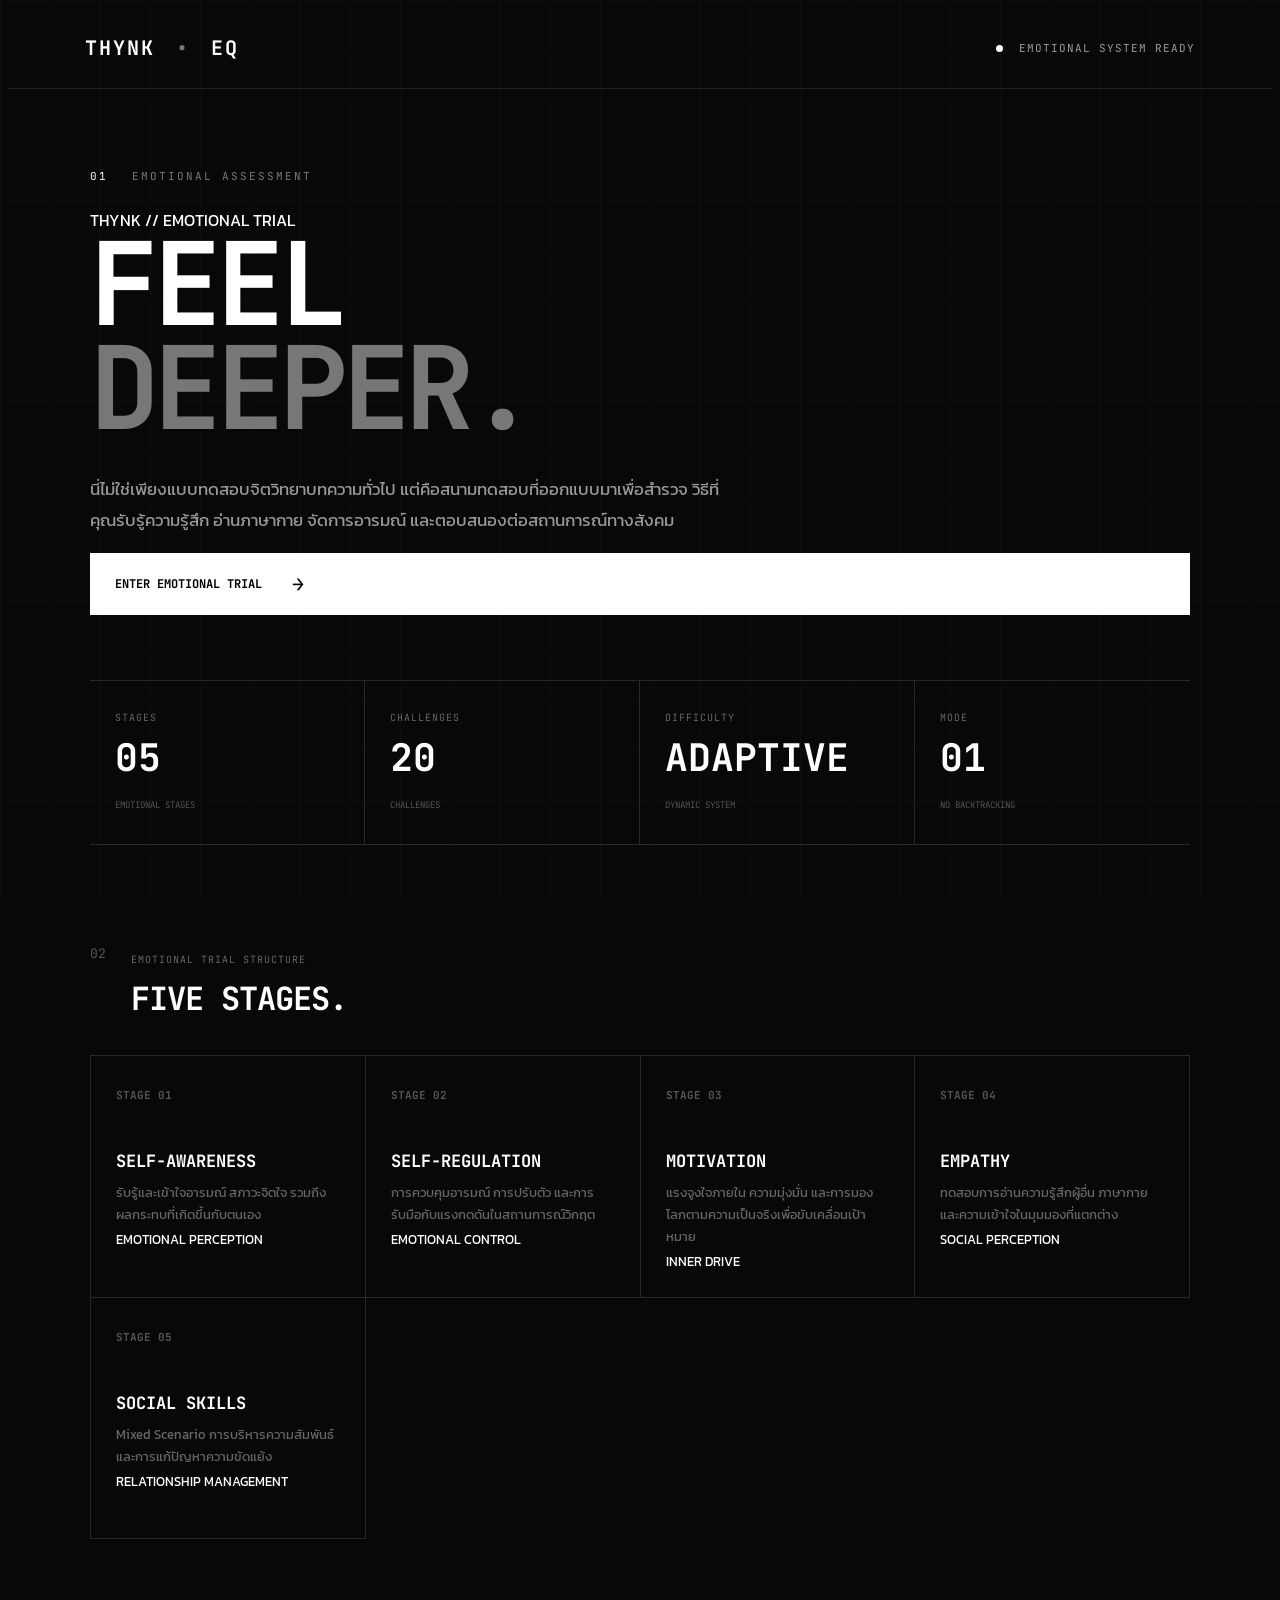
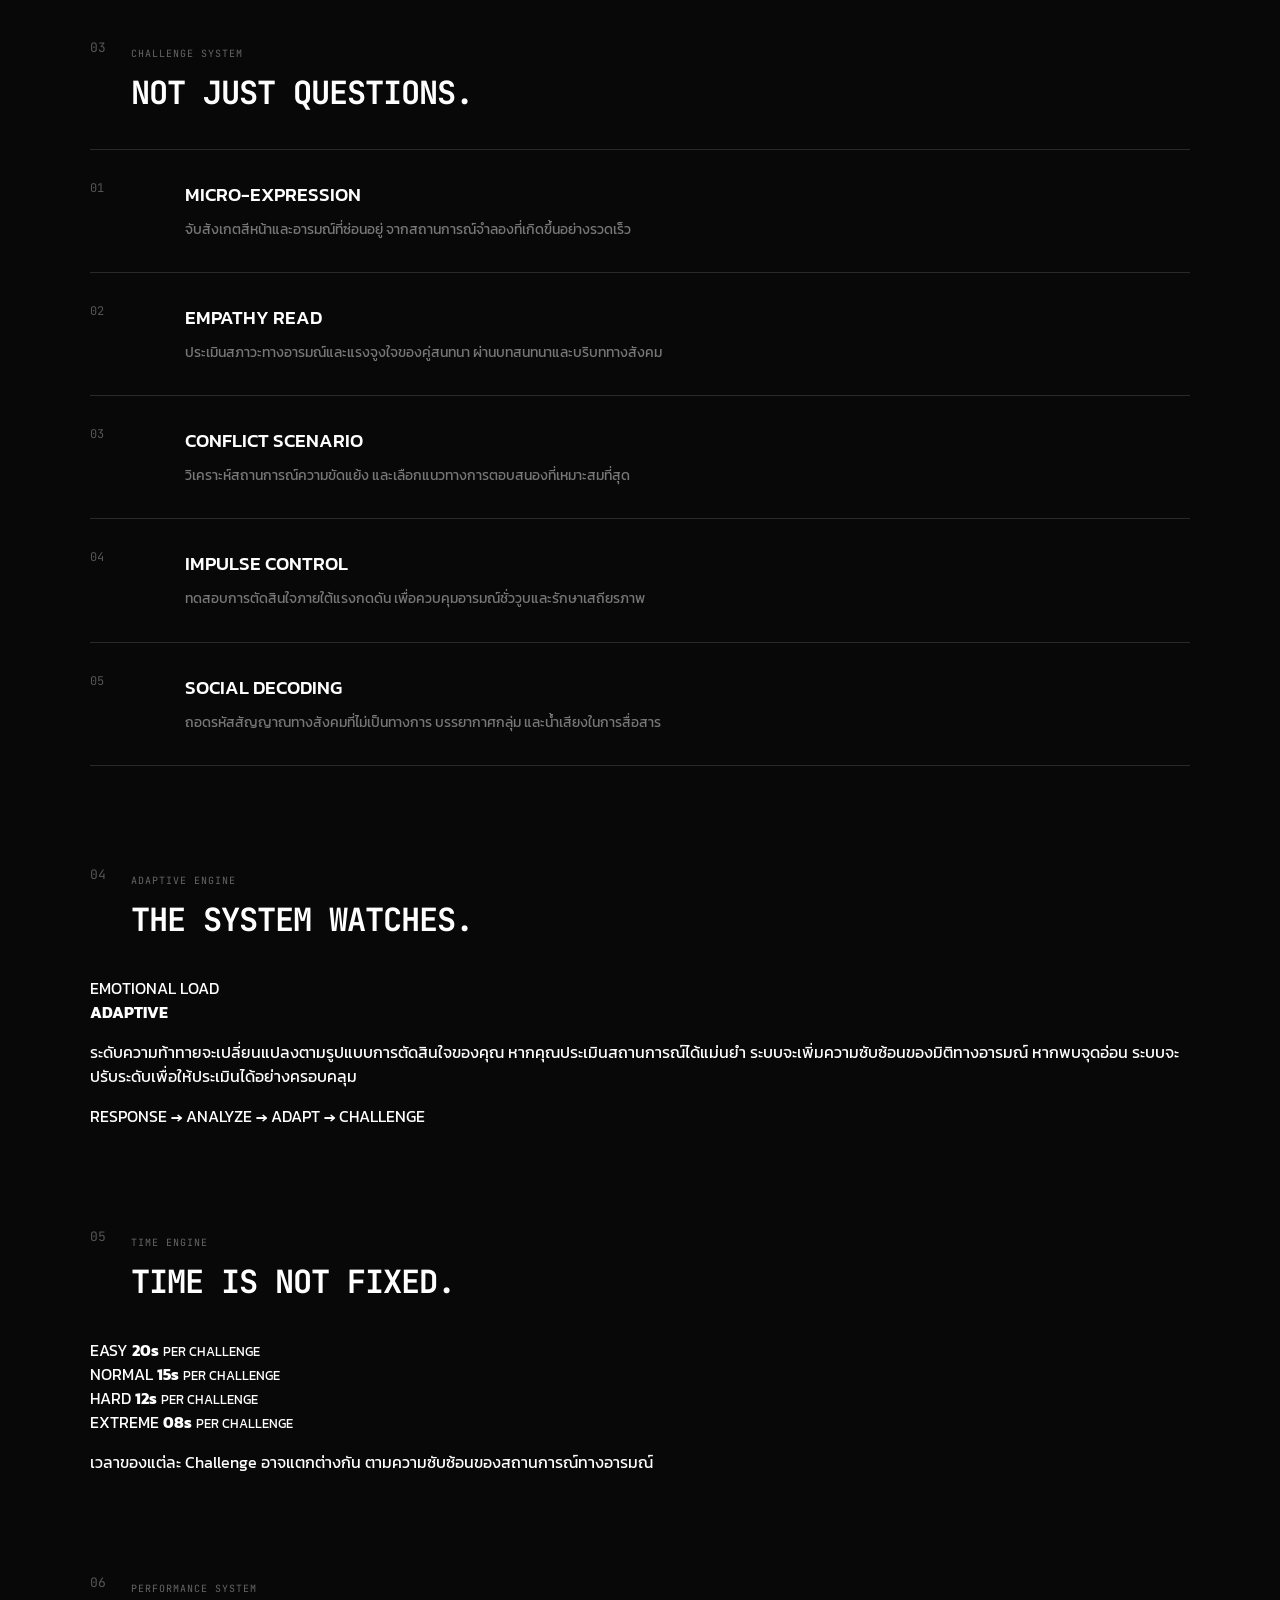
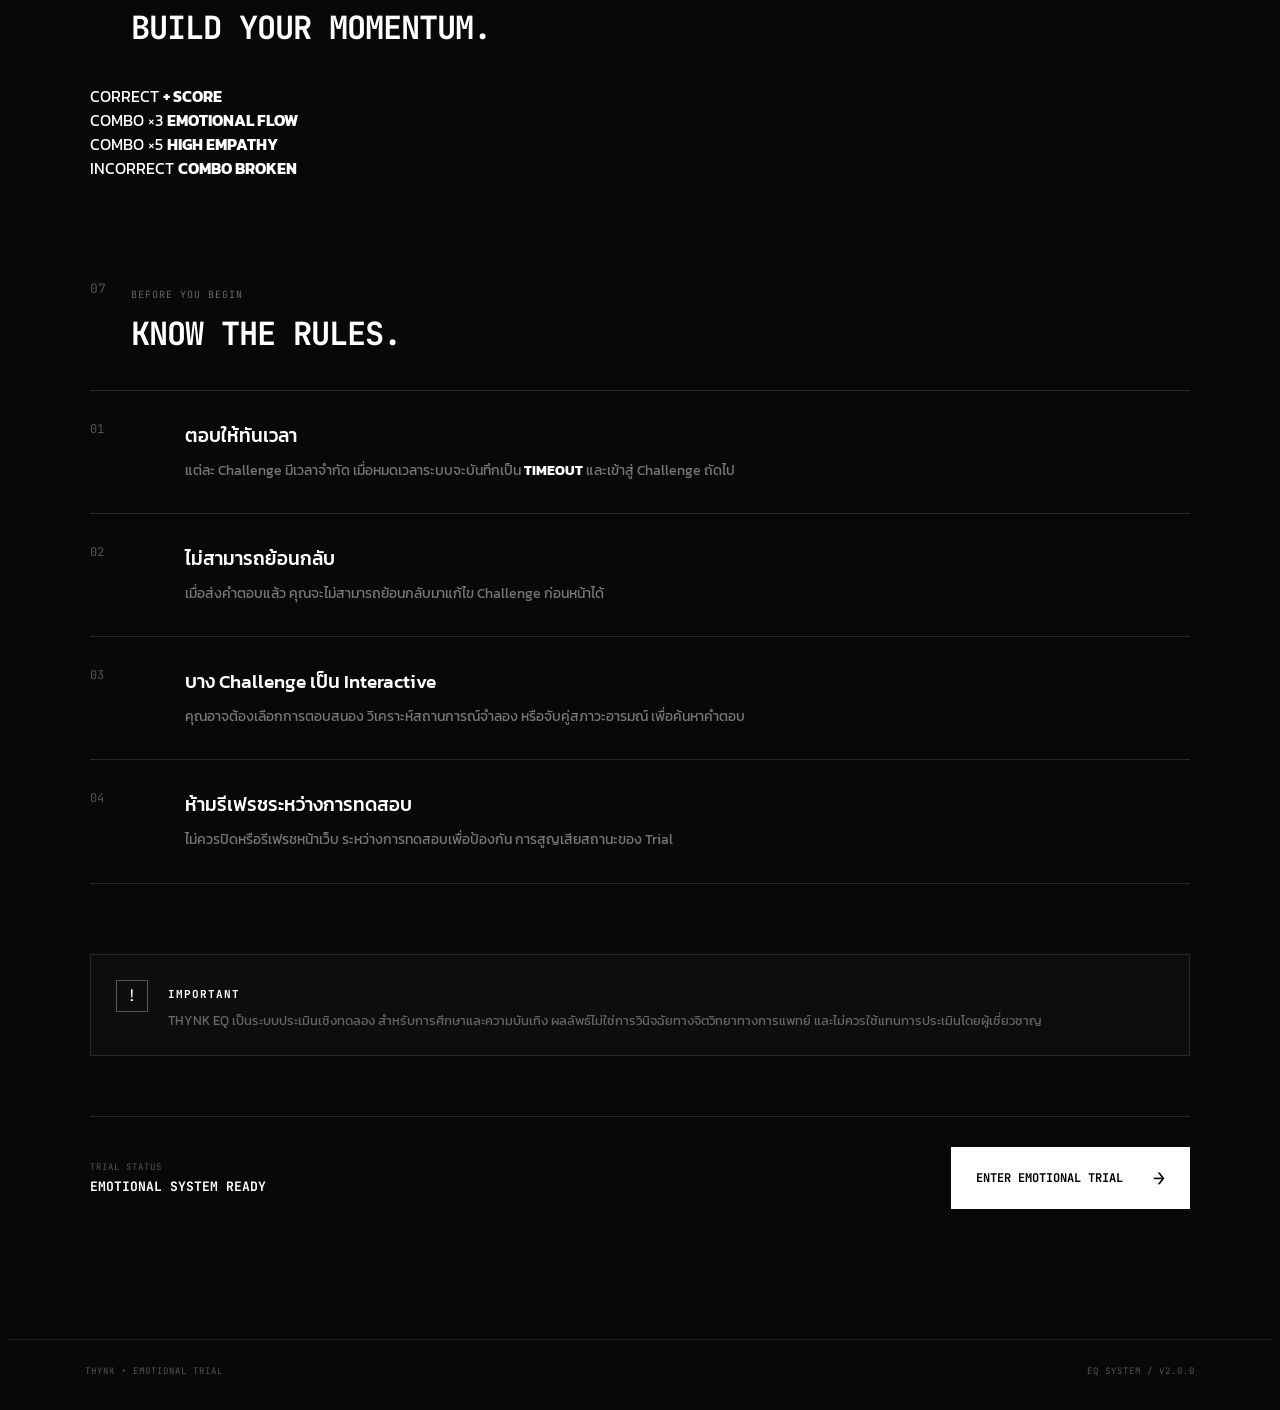
<file: Thynk/eq-instructions.html>
<!DOCTYPE html>
<html lang="th">
<link rel="icon" type="image/png" href="thynk.png">
<head>
    <meta charset="UTF-8">

    <meta name="viewport"
          content="width=device-width, initial-scale=1.0">

    <meta name="description"
          content="THYNK EQ — Emotional Trial ระบบทดสอบความสามารถด้านความฉลาดทางอารมณ์ การรับรู้ การจัดการอารมณ์ ความเห็นอกเห็นใจ และการเข้าสังคม">

    <title>THYNK — EMOTIONAL TRIAL</title>

    <link rel="preconnect" href="https://fonts.googleapis.com">

    <link rel="preconnect"
          href="https://fonts.gstatic.com"
          crossorigin>

    <link href="https://fonts.googleapis.com/css2?family=Kanit:wght@300;400;500;600;700&family=JetBrains+Mono:wght@400;500;600;700&display=swap"
          rel="stylesheet">

    <link rel="stylesheet" href="css/style1.css">
</head>


<body class="instruction-page">

    <!-- =========================
         BACKGROUND
    ========================== -->

    <div class="instruction-grid"></div>

    <div class="neural-scan"></div>


    <!-- =========================
         HEADER
    ========================== -->

    <header class="instruction-navbar">

        <a href="index.html" class="logo">
            <span>THYNK</span>
            <b>•</b>
            <span>EQ</span>
        </a>

        <div class="instruction-status">
            <i></i>
            EMOTIONAL SYSTEM READY
        </div>

    </header>


    <!-- =========================
         MAIN
    ========================== -->

    <main class="instruction-main">


        <!-- =========================
             TOP LABEL
        ========================== -->

        <div class="instruction-eyebrow">
            <span>01</span>
            EMOTIONAL ASSESSMENT
        </div>


        <!-- =========================
             TITLE
        ========================== -->

        <section class="instruction-title">

            <div class="system-label">
                THYNK // EMOTIONAL TRIAL
            </div>

            <h1>
                FEEL
                <span>DEEPER.</span>
            </h1>

            <p>
                นี่ไม่ใช่เพียงแบบทดสอบจิตวิทยาบทความทั่วไป
                แต่คือสนามทดสอบที่ออกแบบมาเพื่อสำรวจ
                วิธีที่คุณรับรู้ความรู้สึก อ่านภาษากาย
                จัดการอารมณ์ และตอบสนองต่อสถานการณ์ทางสังคม
            </p>
      
        </section>
          <a href="EQxm.html"
             class="begin-button">

                <span>
                    ENTER EMOTIONAL TRIAL
                </span>

                <strong>→</strong>

            </a>

        <!-- =========================
             TRIAL OVERVIEW
        ========================== -->

        <section class="instruction-overview">


            <div class="overview-item">

                <span>STAGES</span>

                <strong>05</strong>

                <small>EMOTIONAL STAGES</small>

            </div>


            <div class="overview-item">

                <span>CHALLENGES</span>

                <strong>20</strong>

                <small>CHALLENGES</small>

            </div>


            <div class="overview-item">

                <span>DIFFICULTY</span>

                <strong>ADAPTIVE</strong>

                <small>DYNAMIC SYSTEM</small>

            </div>


            <div class="overview-item">

                <span>MODE</span>

                <strong>01</strong>

                <small>NO BACKTRACKING</small>

            </div>

        </section>

      

        <!-- =========================
             NEURAL STAGES
        ========================== -->

        <section class="iq-domains">


            <div class="domain-title">

                <span>02</span>

                <div>
                    <small>EMOTIONAL TRIAL STRUCTURE</small>

                    <h2>FIVE STAGES.</h2>
                </div>

            </div>


            <div class="domain-grid">


                <!-- STAGE 01 -->

                <div class="domain-card">

                    <strong>STAGE 01</strong>

                    <h3>SELF-AWARENESS</h3>

                    <p>
                        รับรู้และเข้าใจอารมณ์
                        สภาวะจิตใจ รวมถึงผลกระทบที่เกิดขึ้นกับตนเอง
                    </p>

                    <small>
                        EMOTIONAL PERCEPTION
                    </small>

                </div>


                <!-- STAGE 02 -->

                <div class="domain-card">

                    <strong>STAGE 02</strong>

                    <h3>SELF-REGULATION</h3>

                    <p>
                        การควบคุมอารมณ์ การปรับตัว
                        และการรับมือกับแรงกดดันในสถานการณ์วิกฤต
                    </p>

                    <small>
                        EMOTIONAL CONTROL
                    </small>

                </div>


                <!-- STAGE 03 -->

                <div class="domain-card">

                    <strong>STAGE 03</strong>

                    <h3>MOTIVATION</h3>

                    <p>
                        แรงจูงใจภายใน ความมุ่งมั่น
                        และการมองโลกตามความเป็นจริงเพื่อขับเคลื่อนเป้าหมาย
                    </p>

                    <small>
                        INNER DRIVE
                    </small>

                </div>


                <!-- STAGE 04 -->

                <div class="domain-card">

                    <strong>STAGE 04</strong>

                    <h3>EMPATHY</h3>

                    <p>
                        ทดสอบการอ่านความรู้สึกผู้อื่น
                        ภาษากาย และความเข้าใจในมุมมองที่แตกต่าง
                    </p>

                    <small>
                        SOCIAL PERCEPTION
                    </small>

                </div>


                <!-- STAGE 05 -->

                <div class="domain-card">

                    <strong>STAGE 05</strong>

                    <h3>SOCIAL SKILLS</h3>

                    <p>
                        Mixed Scenario
                        การบริหารความสัมพันธ์และการแก้ปัญหาความขัดแย้ง
                    </p>

                    <small>
                        RELATIONSHIP MANAGEMENT
                    </small>

                </div>


            </div>

        </section>



        <!-- =========================
             CHALLENGE TYPES
        ========================== -->

        <section class="instruction-content">


            <div class="instruction-header">

                <span>03</span>

                <div>

                    <small>CHALLENGE SYSTEM</small>

                    <h2>NOT JUST QUESTIONS.</h2>

                </div>

            </div>


            <div class="instruction-list">


                <!-- 01 -->

                <div class="instruction-item">

                    <div class="instruction-number">
                        01
                    </div>

                    <div>

                        <h3>MICRO-EXPRESSION</h3>

                        <p>
                            จับสังเกตสีหน้าและอารมณ์ที่ซ่อนอยู่
                            จากสถานการณ์จำลองที่เกิดขึ้นอย่างรวดเร็ว
                        </p>

                    </div>

                </div>


                <!-- 02 -->

                <div class="instruction-item">

                    <div class="instruction-number">
                        02
                    </div>

                    <div>

                        <h3>EMPATHY READ</h3>

                        <p>
                            ประเมินสภาวะทางอารมณ์และแรงจูงใจของคู่สนทนา
                            ผ่านบทสนทนาและบริบททางสังคม
                        </p>

                    </div>

                </div>


                <!-- 03 -->

                <div class="instruction-item">

                    <div class="instruction-number">
                        03
                    </div>

                    <div>

                        <h3>CONFLICT SCENARIO</h3>

                        <p>
                            วิเคราะห์สถานการณ์ความขัดแย้ง
                            และเลือกแนวทางการตอบสนองที่เหมาะสมที่สุด
                        </p>

                    </div>

                </div>


                <!-- 04 -->

                <div class="instruction-item">

                    <div class="instruction-number">
                        04
                    </div>

                    <div>

                        <h3>IMPULSE CONTROL</h3>

                        <p>
                            ทดสอบการตัดสินใจภายใต้แรงกดดัน
                            เพื่อควบคุมอารมณ์ชั่ววูบและรักษาเสถียรภาพ
                        </p>

                    </div>

                </div>


                <!-- 05 -->

                <div class="instruction-item">

                    <div class="instruction-number">
                        05
                    </div>

                    <div>

                        <h3>SOCIAL DECODING</h3>

                        <p>
                            ถอดรหัสสัญญาณทางสังคมที่ไม่เป็นทางการ
                            บรรยากาศกลุ่ม และน้ำเสียงในการสื่อสาร
                        </p>

                    </div>

                </div>


            </div>

        </section>



        <!-- =========================
             ADAPTIVE SYSTEM
        ========================== -->

        <section class="instruction-content adaptive-section">


            <div class="instruction-header">

                <span>04</span>

                <div>

                    <small>ADAPTIVE ENGINE</small>

                    <h2>THE SYSTEM WATCHES.</h2>

                </div>

            </div>


            <div class="adaptive-panel">

                <div class="adaptive-status">

                    <span>EMOTIONAL LOAD</span>

                    <div class="load-bar">
                        <i></i>
                        <i></i>
                        <i></i>
                        <i></i>
                        <i></i>
                        <i></i>
                        <i></i>
                        <i></i>
                        <i></i>
                        <i></i>
                    </div>

                    <strong>ADAPTIVE</strong>

                </div>


                <p>
                    ระดับความท้าทายจะเปลี่ยนแปลงตามรูปแบบการตัดสินใจของคุณ
                    หากคุณประเมินสถานการณ์ได้แม่นยำ ระบบจะเพิ่มความซับซ้อนของมิติทางอารมณ์
                    หากพบจุดอ่อน ระบบจะปรับระดับเพื่อให้ประเมินได้อย่างครอบคลุม
                </p>


                <div class="adaptive-flow">

                    <span>RESPONSE</span>

                    <b>→</b>

                    <span>ANALYZE</span>

                    <b>→</b>

                    <span>ADAPT</span>

                    <b>→</b>

                    <span>CHALLENGE</span>

                </div>

            </div>

        </section>



        <!-- =========================
             TIME SYSTEM
        ========================== -->

        <section class="instruction-content">


            <div class="instruction-header">

                <span>05</span>

                <div>

                    <small>TIME ENGINE</small>

                    <h2>TIME IS NOT FIXED.</h2>

                </div>

            </div>


            <div class="time-grid">


                <div class="time-card">

                    <span>EASY</span>

                    <strong>20s</strong>

                    <small>PER CHALLENGE</small>

                </div>


                <div class="time-card">

                    <span>NORMAL</span>

                    <strong>15s</strong>

                    <small>PER CHALLENGE</small>

                </div>


                <div class="time-card">

                    <span>HARD</span>

                    <strong>12s</strong>

                    <small>PER CHALLENGE</small>

                </div>


                <div class="time-card">

                    <span>EXTREME</span>

                    <strong>08s</strong>

                    <small>PER CHALLENGE</small>

                </div>


            </div>


            <p class="time-note">
                เวลาของแต่ละ Challenge อาจแตกต่างกัน
                ตามความซับซ้อนของสถานการณ์ทางอารมณ์
            </p>

        </section>



        <!-- =========================
             COMBO
        ========================== -->

        <section class="instruction-content">


            <div class="instruction-header">

                <span>06</span>

                <div>

                    <small>PERFORMANCE SYSTEM</small>

                    <h2>BUILD YOUR MOMENTUM.</h2>

                </div>

            </div>


            <div class="combo-preview">


                <div class="combo-line">

                    <span>CORRECT</span>

                    <strong>+ SCORE</strong>

                </div>


                <div class="combo-line">

                    <span>COMBO ×3</span>

                    <strong>EMOTIONAL FLOW</strong>

                </div>


                <div class="combo-line">

                    <span>COMBO ×5</span>

                    <strong>HIGH EMPATHY</strong>

                </div>


                <div class="combo-line broken">

                    <span>INCORRECT</span>

                    <strong>COMBO BROKEN</strong>

                </div>


            </div>

        </section>



        <!-- =========================
             INSTRUCTIONS
        ========================== -->

        <section class="instruction-content">


            <div class="instruction-header">

                <span>07</span>

                <div>

                    <small>BEFORE YOU BEGIN</small>

                    <h2>KNOW THE RULES.</h2>

                </div>

            </div>


            <div class="instruction-list">


                <div class="instruction-item">

                    <div class="instruction-number">
                        01
                    </div>

                    <div>

                        <h3>ตอบให้ทันเวลา</h3>

                        <p>
                            แต่ละ Challenge มีเวลาจำกัด
                            เมื่อหมดเวลาระบบจะบันทึกเป็น
                            <strong>TIMEOUT</strong>
                            และเข้าสู่ Challenge ถัดไป
                        </p>

                    </div>

                </div>


                <div class="instruction-item">

                    <div class="instruction-number">
                        02
                    </div>

                    <div>

                        <h3>ไม่สามารถย้อนกลับ</h3>

                        <p>
                            เมื่อส่งคำตอบแล้ว
                            คุณจะไม่สามารถย้อนกลับมาแก้ไข
                            Challenge ก่อนหน้าได้
                        </p>

                    </div>

                </div>


                <div class="instruction-item">

                    <div class="instruction-number">
                        03
                    </div>

                    <div>

                        <h3>บาง Challenge เป็น Interactive</h3>

                        <p>
                            คุณอาจต้องเลือกการตอบสนอง
                            วิเคราะห์สถานการณ์จำลอง หรือจับคู่สภาวะอารมณ์
                            เพื่อค้นหาคำตอบ
                        </p>

                    </div>

                </div>


                <div class="instruction-item">

                    <div class="instruction-number">
                        04
                    </div>

                    <div>

                        <h3>ห้ามรีเฟรชระหว่างการทดสอบ</h3>

                        <p>
                            ไม่ควรปิดหรือรีเฟรชหน้าเว็บ
                            ระหว่างการทดสอบเพื่อป้องกัน
                            การสูญเสียสถานะของ Trial
                        </p>

                    </div>

                </div>


            </div>

        </section>



        <!-- =========================
             FINAL WARNING
        ========================== -->

        <div class="instruction-warning">

            <span>!</span>

            <div>

                <strong>IMPORTANT</strong>

                <p>
                    THYNK EQ เป็นระบบประเมินเชิงทดลอง
                    สำหรับการศึกษาและความบันเทิง
                    ผลลัพธ์ไม่ใช่การวินิจฉัยทางจิตวิทยาทางการแพทย์
                    และไม่ควรใช้แทนการประเมินโดยผู้เชี่ยวชาญ
                </p>

            </div>

        </div>



        <!-- =========================
             ACTION
        ========================== -->

        <section class="instruction-action">


            <div class="action-meta">

                <span>TRIAL STATUS</span>

                <strong>
                    EMOTIONAL SYSTEM READY
                </strong>

            </div>


            <a href="EQxm.html"
               class="begin-button">

                <span>
                    ENTER EMOTIONAL TRIAL
                </span>

                <strong>→</strong>

            </a>

        </section>


    </main>



    <!-- =========================
         FOOTER
    ========================== -->

    <footer class="instruction-footer">

        <span>
            THYNK • EMOTIONAL TRIAL
        </span>

        <span>
            EQ SYSTEM / V2.0.0
        </span>

    </footer>


</body>

</html>
</file>
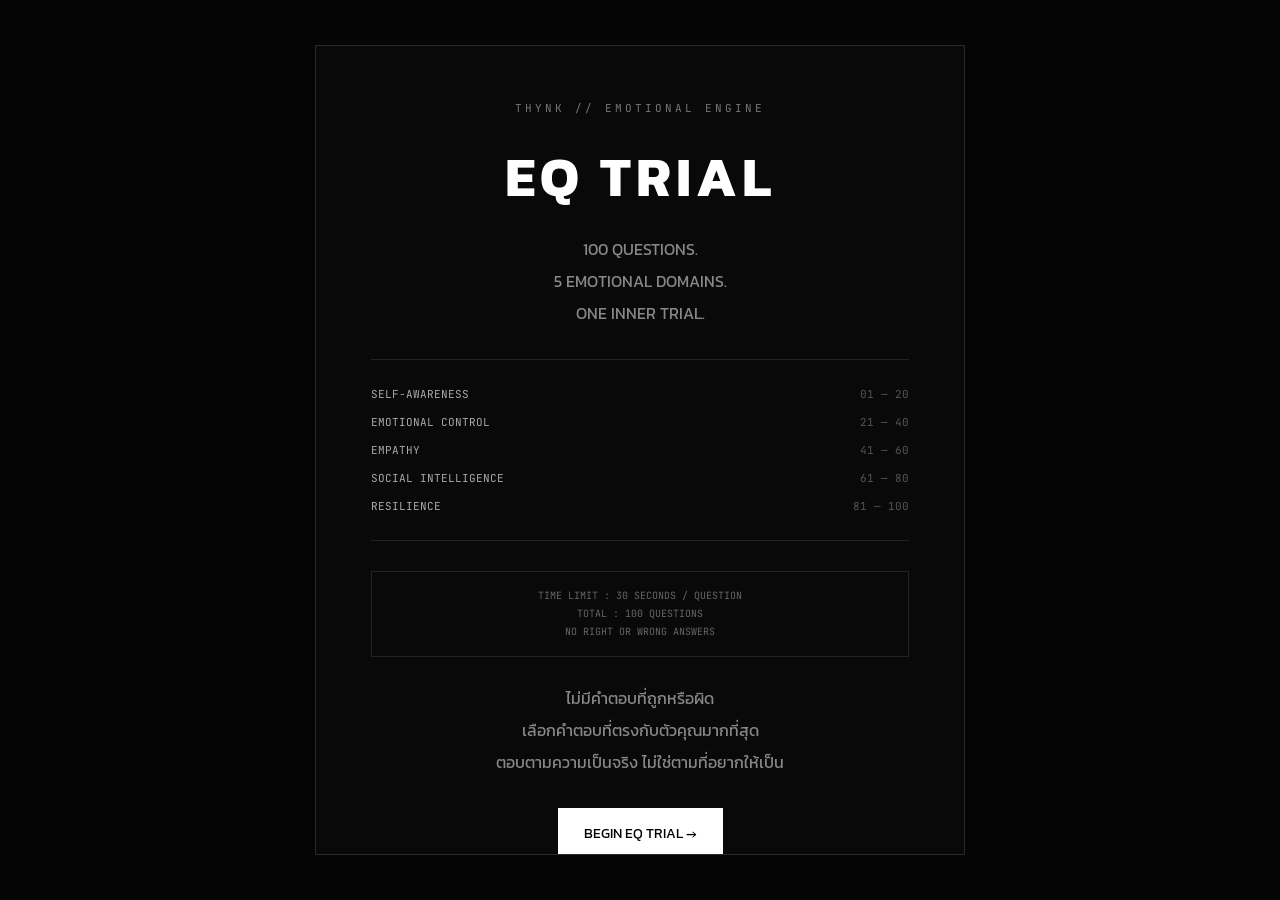
<file: Thynk/EQxm.html>
<!DOCTYPE html>
<html lang="th">
<head>
<meta charset="UTF-8">
<meta name="viewport" content="width=device-width, initial-scale=1.0">
<title>THYNK — EQ TRIAL</title>
<link rel="icon" type="image/png" href="thynk.png">
<style>

@import url('https://fonts.googleapis.com/css2?family=Kanit:wght@300;400;500;600;700&family=JetBrains+Mono:wght@400;500;600&display=swap');

*{ box-sizing:border-box; margin:0; padding:0; }

body{ font-family:'Kanit',sans-serif; background:#050505; color:#fff; min-height:100vh; }

.exam{ width:100%; min-height:100vh; display:flex; flex-direction:column; }

/* HEADER */
header{ height:80px; border-bottom:1px solid #242424; display:flex; align-items:center; justify-content:space-between; padding:0 5%; background:#080808; }
.logo{ font-family:'JetBrains Mono',monospace; font-size:24px; font-weight:600; letter-spacing:4px; }
.logo span{ color:#888; font-size:13px; letter-spacing:2px; }
.status{ font-family:'JetBrains Mono',monospace; font-size:11px; color:#999; display:flex; align-items:center; }
.status-dot{ width:7px; height:7px; display:inline-block; background:#fff; border-radius:50%; margin-right:8px; animation:pulse 1.5s infinite; }
@keyframes pulse{ 0%,100%{ opacity:.35; } 50%{ opacity:1; } }

/* MAIN */
main{ width:min(1000px,92%); margin:auto; padding:40px 0 70px; }

/* TOP */
.top{ display:grid; grid-template-columns:1fr auto; gap:30px; margin-bottom:25px; }
.domain-label{ font-family:'JetBrains Mono',monospace; color:#777; font-size:11px; letter-spacing:2px; margin-bottom:8px; }
.domain{ font-size:30px; font-weight:500; transition:.2s; }
.question-counter{ text-align:right; font-family:'JetBrains Mono',monospace; }
.question-counter small{ display:block; color:#666; font-size:10px; }
.question-counter strong{ font-size:28px; }
.question-counter span{ color:#555; }

/* PROGRESS */
.progress-wrap{ margin-bottom:35px; }
.progress-info{ display:flex; justify-content:space-between; font-family:'JetBrains Mono',monospace; font-size:10px; color:#777; margin-bottom:8px; }
.progress{ width:100%; height:4px; background:#1c1c1c; overflow:hidden; }
.progress-bar{ width:0%; height:100%; background:#fff; transition:.3s; }

/* CARD */
.card{ border:1px solid #292929; background:#0b0b0b; padding:45px; transition:border-color .3s; }
.card:hover{ border-color:#383838; }
.type{ font-family:'JetBrains Mono',monospace; font-size:10px; color:#666; letter-spacing:2px; margin-bottom:20px; }
.question{ font-size:30px; line-height:1.5; font-weight:400; margin-bottom:40px; min-height:90px; }

/* ANSWERS */
.answers{ display:grid; grid-template-columns:1fr 1fr; gap:12px; }
.answer{ border:1px solid #292929; background:#111; min-height:75px; padding:15px 20px; color:#ddd; cursor:pointer; display:flex; align-items:center; gap:15px; transition:.2s; }
.answer:hover{ border-color:#666; background:#171717; transform:translateY(-1px); }
.answer.selected{ border-color:#fff; background:#fff; color:#000; }
.answer-number{ width:28px; height:28px; border:1px solid #444; display:flex; justify-content:center; align-items:center; font-family:'JetBrains Mono',monospace; font-size:12px; flex-shrink:0; }
.answer.selected .answer-number{ border-color:#000; }

/* FOOTER */
.card-footer{ margin-top:35px; display:flex; justify-content:space-between; align-items:center; }
.timer{ font-family:'JetBrains Mono',monospace; color:#777; font-size:12px; }
.timer strong{ color:#fff; display:inline-block; min-width:25px; text-align:center; }
.timer.warning strong{ text-decoration:underline; }
button{ border:1px solid #fff; background:#fff; color:#000; padding:14px 25px; font-family:'Kanit',sans-serif; font-size:14px; cursor:pointer; transition:.2s; }
button:hover:not(:disabled){ background:#ddd; transform:translateY(-1px); }
button:disabled{ opacity:.25; cursor:not-allowed; }

/* INTRO */
.overlay{ position:fixed; inset:0; background:#050505; z-index:100; display:flex; justify-content:center; align-items:center; padding:25px; }
.intro{ width:min(650px,100%); max-height:90vh; overflow:auto; border:1px solid #292929; padding:55px; background:#090909; text-align:center; }
.intro-label{ font-family:'JetBrains Mono',monospace; color:#777; font-size:11px; letter-spacing:3px; margin-bottom:20px; }
.intro h1{ font-size:55px; letter-spacing:5px; margin-bottom:15px; }
.intro p{ color:#888; line-height:2; margin-bottom:30px; }
.domains{ border-top:1px solid #222; border-bottom:1px solid #222; padding:20px 0; margin-bottom:30px; text-align:left; }
.domain-row{ display:flex; justify-content:space-between; padding:7px 0; font-family:'JetBrains Mono',monospace; font-size:11px; color:#aaa; }
.domain-row span{ color:#555; }
.warning-note{ border:1px solid #222; padding:15px; margin-bottom:25px; color:#666; font-family:'JetBrains Mono',monospace; font-size:10px; line-height:1.8; }

/* COMPLETION */
.finishing{ position:fixed; inset:0; background:#050505; z-index:500; display:none; justify-content:center; align-items:center; text-align:center; }
.finishing.active{ display:flex; }
.finishing-box{ width:min(500px,90%); border:1px solid #292929; background:#090909; padding:50px; }
.finishing-label{ font-family:'JetBrains Mono',monospace; color:#666; font-size:10px; letter-spacing:3px; margin-bottom:20px; }
.finishing h2{ font-size:32px; margin-bottom:15px; }
.finishing p{ color:#777; line-height:1.8; }
.loader{ width:100%; height:2px; background:#222; margin-top:30px; overflow:hidden; }
.loader span{ display:block; width:40%; height:100%; background:#fff; animation:loading 1s infinite; }
@keyframes loading{ 0%{ transform:translateX(-120%); } 100%{ transform:translateX(350%); } }

/* MOBILE */
@media(max-width:700px){
    header{ height:65px; padding:0 20px; }
    .logo{ font-size:20px; }
    .status{ display:none; }
    main{ width:94%; padding-top:25px; }
    .top{ grid-template-columns:1fr auto; }
    .domain{ font-size:22px; }
    .question-counter strong{ font-size:22px; }
    .card{ padding:25px 20px; }
    .question{ font-size:22px; min-height:auto; }
    .answers{ grid-template-columns:1fr; }
    .intro{ padding:35px 22px; }
    .intro h1{ font-size:40px; }
    .card-footer{ gap:15px; }
    .card-footer button{ padding:12px 15px; font-size:12px; }
}

</style>
</head>

<body>

<div class="exam">

<header>
    <div class="logo">THYNK <span>// EQ</span></div>
    <div class="status"><span class="status-dot"></span>EMOTIONAL ENGINE ACTIVE</div>
</header>

<main>

    <div class="top">
        <div>
            <div class="domain-label">CURRENT DOMAIN</div>
            <div class="domain" id="domainName">SELF-AWARENESS</div>
        </div>
        <div class="question-counter">
            <small>QUESTION</small>
            <strong id="questionNumber">01</strong>
            <span>/ 100</span>
        </div>
    </div>

    <div class="progress-wrap">
        <div class="progress-info">
            <span id="domainProgress">DOMAIN 01 / 05</span>
            <span id="percent">0%</span>
        </div>
        <div class="progress"><div class="progress-bar" id="progressBar"></div></div>
    </div>

    <section class="card">
        <div class="type" id="questionType">SELF-AWARENESS</div>
        <div class="question" id="question">กำลังโหลดคำถาม...</div>
        <div class="answers" id="answers"></div>
        <div class="card-footer">
            <div class="timer" id="timerBox">TIME <strong id="timer">30</strong> s</div>
            <button id="nextButton" disabled>CONFIRM RESPONSE →</button>
        </div>
    </section>

</main>

</div>

<div class="overlay" id="introOverlay">
    <div class="intro">
        <div class="intro-label">THYNK // EMOTIONAL ENGINE</div>
        <h1>EQ TRIAL</h1>
        <p>100 QUESTIONS.<br>5 EMOTIONAL DOMAINS.<br>ONE INNER TRIAL.</p>

        <div class="domains">
            <div class="domain-row">SELF-AWARENESS<span>01 — 20</span></div>
            <div class="domain-row">EMOTIONAL CONTROL<span>21 — 40</span></div>
            <div class="domain-row">EMPATHY<span>41 — 60</span></div>
            <div class="domain-row">SOCIAL INTELLIGENCE<span>61 — 80</span></div>
            <div class="domain-row">RESILIENCE<span>81 — 100</span></div>
        </div>

        <div class="warning-note">
            TIME LIMIT : 30 SECONDS / QUESTION<br>
            TOTAL : 100 QUESTIONS<br>
            NO RIGHT OR WRONG ANSWERS
        </div>

        <p>ไม่มีคำตอบที่ถูกหรือผิด<br>เลือกคำตอบที่ตรงกับตัวคุณมากที่สุด<br>ตอบตามความเป็นจริง ไม่ใช่ตามที่อยากให้เป็น</p>

        <button id="startButton">BEGIN EQ TRIAL →</button>
    </div>
</div>

<div class="finishing" id="finishingScreen">
    <div class="finishing-box">
        <div class="finishing-label">THYNK // ANALYSIS ENGINE</div>
        <h2>ANALYZING YOUR EQ</h2>
        <p>กำลังประมวลผลคำตอบทั้ง 100 ข้อ<br>และสร้าง Emotional Profile ของคุณ</p>
        <div class="loader"><span></span></div>
    </div>
</div>


<script>
/* =========================================================
   THYNK // EQ TRIAL ENGINE
   VERSION 4.0
   100 QUESTIONS • 5 DOMAINS × 20 • NO RIGHT OR WRONG ANSWERS
   ========================================================= */

const OPTIONS = [
    "แทบไม่เป็นแบบนี้เลย",
    "เป็นบางครั้ง",
    "เป็นบ่อยครั้ง",
    "เป็นเกือบทุกครั้ง"
];

const TOTAL_QUESTIONS = 100;
const QUESTIONS_PER_DOMAIN = 20;
const MAX_ANSWER_SCORE = 4;
const TIME_PER_QUESTION = 30;

const RESULT_KEY = "thynkEQResult";
const RESULT_BACKUP_KEY = "THYNK_EQ_RESULT";

const questions = [
{domain:"SELF-AWARENESS",type:"EMOTIONAL SELF-AWARENESS",questions:["เมื่อคุณรู้สึกไม่สบายใจ คุณมักจะรู้ว่าอะไรเป็นสาเหตุของความรู้สึกนั้น","คุณสามารถบอกได้ว่าตอนนี้ตัวเองกำลังรู้สึกอะไร","คุณสังเกตได้เมื่ออารมณ์ของตัวเองเริ่มเปลี่ยนไป","คุณเข้าใจว่าสิ่งใดมักเป็นตัวกระตุ้นอารมณ์ของคุณ","เมื่อคุณตัดสินใจเรื่องสำคัญ คุณสามารถแยกอารมณ์ออกจากเหตุผลได้","คุณรู้ว่าจุดแข็งด้านอารมณ์ของตัวเองคืออะไร","คุณรู้ว่าตัวเองมีจุดอ่อนด้านอารมณ์เรื่องใด","คุณสามารถยอมรับได้เมื่อความคิดหรืออารมณ์ของตัวเองอาจผิดพลาด","คุณสังเกตได้ว่าความเครียดส่งผลต่อพฤติกรรมของตัวเองอย่างไร","คุณรู้ว่าตัวเองต้องการอะไรจริง ๆ ในสถานการณ์ที่สับสน","เมื่อมีคนวิจารณ์คุณ คุณสามารถสังเกตปฏิกิริยาทางอารมณ์ของตัวเองได้","คุณสามารถแยกความรู้สึกชั่วคราวออกจากสิ่งที่คุณต้องการในระยะยาว","คุณรู้ว่าเมื่อใดควรหยุดพักเพื่อจัดการกับอารมณ์ของตัวเอง","คุณสามารถอธิบายเหตุผลเบื้องหลังการตัดสินใจของตัวเองได้","คุณสังเกตได้ว่าอารมณ์มีผลต่อวิธีพูดหรือการแสดงออกของคุณ","คุณสามารถมองเห็นรูปแบบพฤติกรรมของตัวเองที่เกิดซ้ำ ๆ","เมื่อทำผิด คุณสามารถยอมรับกับตัวเองได้โดยไม่ต้องหาข้อแก้ตัว","คุณรู้ว่าคุณมักตอบสนองต่อความกดดันในรูปแบบใด","คุณสามารถมองตัวเองจากมุมมองของคนอื่นได้","คุณใช้ประสบการณ์ในอดีตเพื่อทำความเข้าใจตัวเองในปัจจุบัน"]},
{domain:"EMOTIONAL CONTROL",type:"EMOTIONAL REGULATION",questions:["เมื่อโกรธ คุณสามารถหยุดตัวเองก่อนพูดหรือทำบางอย่างที่อาจเสียใจภายหลัง","เมื่อมีคนทำให้คุณไม่พอใจ คุณสามารถควบคุมสีหน้าและน้ำเสียงได้","คุณสามารถสงบสติอารมณ์ได้เมื่อสถานการณ์เริ่มตึงเครียด","คุณไม่ปล่อยให้อารมณ์ชั่ววูบเป็นตัวกำหนดการตัดสินใจสำคัญ","เมื่อถูกยั่วยุ คุณสามารถเลือกที่จะไม่ตอบโต้ทันที","คุณสามารถจัดการความหงุดหงิดโดยไม่ระบายใส่คนอื่น","เมื่อเจอเรื่องกดดัน คุณยังสามารถคิดอย่างเป็นระบบได้","คุณสามารถเปลี่ยนความคิดลบให้กลายเป็นมุมมองที่สร้างสรรค์ขึ้น","คุณรู้วิธีทำให้ตัวเองกลับมาสงบเมื่ออารมณ์รุนแรง","คุณสามารถควบคุมความวิตกกังวลก่อนเหตุการณ์สำคัญได้","เมื่อผิดหวัง คุณสามารถจัดการความรู้สึกโดยไม่ทำลายสิ่งอื่นรอบตัว","คุณสามารถเลื่อนการตอบสนองออกไปจนกว่าจะพร้อม","คุณสามารถรับมือกับคนที่มีอารมณ์รุนแรงโดยไม่สูญเสียการควบคุมของตัวเอง","เมื่อเกิดความขัดแย้ง คุณสามารถรักษาน้ำเสียงที่เหมาะสมได้","คุณสามารถควบคุมแรงกระตุ้นที่อาจนำไปสู่ปัญหา","เมื่ออารมณ์ไม่ดี คุณยังสามารถทำหน้าที่ที่จำเป็นต่อไปได้","คุณไม่ตัดสินใจเรื่องสำคัญในช่วงที่กำลังโกรธมาก","เมื่อสถานการณ์ไม่เป็นไปตามแผน คุณสามารถปรับอารมณ์ได้","คุณสามารถให้อภัยตัวเองหลังจากทำผิดโดยไม่จมอยู่กับความผิดพลาด","คุณสามารถรักษาความสงบเมื่อคนอื่นพยายามกดดันคุณ"]},
{domain:"EMPATHY",type:"EMOTIONAL EMPATHY",questions:["คุณสังเกตได้เมื่อคนรอบตัวกำลังรู้สึกไม่สบายใจ แม้เขาจะไม่ได้พูดออกมา","คุณพยายามเข้าใจความรู้สึกของคนอื่นก่อนตัดสินเขา","เมื่อเพื่อนมีปัญหา คุณสามารถรับฟังโดยไม่รีบพูดถึงตัวเอง","คุณสามารถมองสถานการณ์จากมุมมองของอีกฝ่ายได้","คุณสังเกตความเปลี่ยนแปลงของน้ำเสียงหรือท่าทางของคนอื่น","คุณรู้ว่าเมื่อใดคนอื่นต้องการกำลังใจมากกว่าคำแนะนำ","คุณสามารถรับฟังความคิดเห็นที่แตกต่างโดยไม่รู้สึกว่าต้องเอาชนะ","คุณพยายามเข้าใจเหตุผลเบื้องหลังพฤติกรรมของคนอื่น","เมื่อมีคนเสียใจ คุณสามารถอยู่ข้างเขาโดยไม่ลดทอนความรู้สึกของเขา","คุณสามารถรับรู้ได้เมื่อคำพูดของคุณอาจทำร้ายความรู้สึกคนอื่น","คุณให้ความสำคัญกับความรู้สึกของคนอื่นเมื่อต้องตัดสินใจร่วมกัน","คุณสามารถขอโทษเมื่อรู้ว่าตัวเองทำให้คนอื่นรู้สึกไม่ดี","คุณสามารถรับฟังเรื่องเดิมของคนอื่นโดยไม่แสดงความรำคาญ","คุณพยายามเข้าใจคนที่มีภูมิหลังหรือประสบการณ์แตกต่างจากคุณ","คุณสามารถแสดงความเห็นอกเห็นใจโดยไม่จำเป็นต้องเห็นด้วยกับอีกฝ่าย","เมื่อคนอื่นทำผิด คุณพยายามเข้าใจสถานการณ์ก่อนตำหนิ","คุณสังเกตได้เมื่อคนอื่นต้องการพื้นที่ส่วนตัว","คุณสามารถพูดปลอบคนอื่นในช่วงเวลาที่เขากำลังลำบาก","คุณให้ความสำคัญกับการฟังมากกว่าการรีบให้คำตอบ","คุณสามารถเข้าใจว่าคนสองคนอาจรู้สึกต่างกันต่อเหตุการณ์เดียวกัน"]},
{domain:"SOCIAL INTELLIGENCE",type:"SOCIAL AWARENESS",questions:["คุณสามารถปรับวิธีสื่อสารให้เหมาะกับคนแต่ละประเภท","คุณรู้ว่าเมื่อใดควรพูดและเมื่อใดควรฟัง","คุณสามารถเริ่มบทสนทนากับคนที่ไม่คุ้นเคยได้","คุณสามารถทำให้คนอื่นรู้สึกสบายใจเมื่อพูดคุยกับคุณ","เมื่อเกิดความขัดแย้ง คุณพยายามหาทางออกที่ทั้งสองฝ่ายยอมรับได้","คุณสามารถอ่านบรรยากาศของกลุ่มคนก่อนแสดงความคิดเห็น","คุณรู้ว่าเรื่องใดควรพูดในที่สาธารณะและเรื่องใดควรพูดเป็นการส่วนตัว","คุณสามารถสื่อสารความต้องการของตัวเองโดยไม่ก้าวร้าว","คุณสามารถปฏิเสธคำขอของคนอื่นโดยไม่ทำให้ความสัมพันธ์เสียหาย","คุณสามารถรักษาความสัมพันธ์กับคนที่มีความคิดเห็นแตกต่างจากคุณ","เมื่อเกิดความเข้าใจผิด คุณพยายามแก้ไขโดยการสื่อสาร","คุณสามารถทำงานร่วมกับคนที่มีบุคลิกแตกต่างจากคุณ","คุณสามารถรับฟังคำวิจารณ์โดยไม่เปลี่ยนการสนทนาให้กลายเป็นการทะเลาะ","คุณรู้ว่าควรใช้คำพูดแบบใดเมื่อจำเป็นต้องพูดเรื่องละเอียดอ่อน","คุณสามารถสังเกตได้ว่าบทสนทนากำลังทำให้อีกฝ่ายไม่สบายใจ","คุณสามารถรักษาขอบเขตของตัวเองโดยยังเคารพขอบเขตของคนอื่น","เมื่อทำงานเป็นทีม คุณสามารถช่วยลดความตึงเครียดระหว่างสมาชิกได้","คุณสามารถเจรจาเมื่อความคิดเห็นของคุณไม่ตรงกับคนอื่น","คุณสามารถสร้างความไว้วางใจกับคนใหม่ได้อย่างเป็นธรรมชาติ","คุณสามารถเปลี่ยนวิธีสื่อสารเมื่อรู้ว่าอีกฝ่ายไม่เข้าใจสิ่งที่คุณพูด"]},
{domain:"RESILIENCE",type:"EMOTIONAL RESILIENCE",questions:["เมื่อเจอความล้มเหลว คุณสามารถกลับมาตั้งหลักได้","คุณสามารถเรียนรู้จากความผิดพลาดแทนที่จะจมอยู่กับมัน","เมื่อแผนที่วางไว้ล้มเหลว คุณสามารถสร้างแผนใหม่ได้","คุณยังสามารถมองเห็นความหวังในช่วงเวลาที่ยากลำบาก","คุณสามารถรับมือกับการเปลี่ยนแปลงที่ไม่ได้เตรียมตัวไว้","เมื่อถูกปฏิเสธ คุณสามารถเดินหน้าต่อได้","คุณไม่ยอมให้ความผิดพลาดครั้งหนึ่งกำหนดคุณค่าของตัวเอง","คุณสามารถปรับตัวเมื่อสภาพแวดล้อมเปลี่ยนแปลงอย่างรวดเร็ว","เมื่อเจอปัญหาใหญ่ คุณสามารถแบ่งปัญหาออกเป็นส่วนเล็ก ๆ เพื่อจัดการ","คุณสามารถขอความช่วยเหลือเมื่อรู้ว่าตัวเองรับมือคนเดียวไม่ไหว","หลังจากเจอเรื่องหนัก คุณสามารถกลับมาทำกิจวัตรตามปกติได้","คุณสามารถใช้ประสบการณ์ที่ยากลำบากเพื่อพัฒนาตัวเอง","เมื่อสิ่งต่าง ๆ ไม่เป็นธรรม คุณยังพยายามหาสิ่งที่ควบคุมได้","คุณสามารถรักษาความมุ่งมั่นแม้ผลลัพธ์จะยังไม่เกิดขึ้น","คุณไม่ยอมแพ้ง่าย ๆ เมื่อเจออุปสรรค","คุณสามารถยอมรับสิ่งที่เปลี่ยนแปลงไม่ได้และโฟกัสกับสิ่งที่ทำได้","เมื่อมีความกดดันต่อเนื่อง คุณสามารถหาวิธีฟื้นพลังให้ตัวเอง","คุณสามารถกลับมาเชื่อมั่นในตัวเองหลังจากความผิดหวัง","คุณมองปัญหาเป็นสิ่งที่สามารถเรียนรู้และเติบโตจากมันได้","เมื่อชีวิตเปลี่ยนทิศทางกะทันหัน คุณสามารถหาวิธีเดินหน้าต่อได้"]}
];


/* =========================================================
   THYNK // EQ ENGINE  v4
   วางทับตั้งแต่บรรทัด  const questionCount = ...
   ลงไปจนถึงก่อน  (โค้ดด้านบน: OPTIONS, questions, profiles คงเดิม)
   ========================================================= */


/* =========================================================
   1) ข้อกลับด้าน (reverse-keyed)
   ---------------------------------------------------------
   เดิมทุกข้อเป็นประโยคเชิงบวก → ใครเลือก "ตรงมาก" ทุกข้อก็ได้เต็ม
   จึงแทนที่ 4 ข้อต่อมิติ (รวม 20 ข้อ) ด้วยประโยคเชิงลบ
   ที่ต้องกลับคะแนน (5 − คำตอบ) ก่อนรวม
   ========================================================= */

const REVERSE_POSITIONS = [3, 8, 13, 18];     // ตำแหน่งในแต่ละมิติ (เริ่มที่ 0)

const REVERSE_ITEMS = [
    /* SELF-AWARENESS */
    [
        "คุณมักไม่รู้ว่าทำไมตัวเองถึงรู้สึกแบบนั้น จนต้องให้คนอื่นบอก",
        "คุณมักไม่ทันสังเกตว่าตัวเองกำลังเครียดจนมีคนมาทัก",
        "เมื่อมีคนชี้ข้อผิดพลาด คุณมักรู้สึกว่าถูกโจมตีและไม่อยากรับฟัง",
        "คุณมักตัดสินใจตามอารมณ์ตอนนั้นโดยไม่เข้าใจเหตุผลของตัวเอง"
    ],
    /* EMOTIONAL CONTROL */
    [
        "เมื่อโกรธ คุณมักพูดหรือทำสิ่งที่ต้องเสียใจภายหลัง",
        "เมื่อเครียด คุณมักระบายอารมณ์ใส่คนที่ไม่เกี่ยวข้อง",
        "เมื่อถูกยั่วยุ คุณมักตอบโต้ทันทีโดยไม่คิด",
        "เมื่อผิดหวัง อารมณ์ของคุณมักรบกวนงานหรือหน้าที่จนทำต่อไม่ได้"
    ],
    /* EMPATHY */
    [
        "คุณมักไม่ทันสังเกตว่าคนรอบข้างกำลังไม่สบายใจ",
        "เมื่อเพื่อนมีปัญหา คุณมักรีบเล่าเรื่องของตัวเองหรือเปลี่ยนเรื่อง",
        "คุณรู้สึกรำคาญเมื่อต้องฟังคนอื่นพูดถึงปัญหาเดิม ๆ",
        "คุณมักตัดสินคนอื่นจากพฤติกรรมโดยไม่ถามถึงสถานการณ์ของเขา"
    ],
    /* SOCIAL INTELLIGENCE */
    [
        "คุณมักพูดโดยไม่ได้ดูว่าบรรยากาศหรืออีกฝ่ายพร้อมฟังหรือไม่",
        "เมื่อเกิดความขัดแย้ง คุณมักพยายามเอาชนะมากกว่าหาทางออกร่วมกัน",
        "คุณมักเสียความสัมพันธ์กับคนที่มีความเห็นต่างจากคุณ",
        "เมื่อเกิดความเข้าใจผิด คุณมักปล่อยไว้โดยไม่พยายามอธิบาย"
    ],
    /* RESILIENCE */
    [
        "หลังความล้มเหลว คุณมักจมอยู่กับมันเป็นเวลานาน",
        "เมื่อเจออุปสรรคแรก ๆ คุณมักยอมแพ้",
        "เมื่อแผนพัง คุณมักรู้สึกว่าไม่มีทางเลือกอื่นเหลืออยู่",
        "คุณมักปล่อยให้ความผิดพลาดครั้งเดียวทำให้เสียความมั่นใจในตัวเองไปนาน"
    ]
];

REVERSE_ITEMS.forEach((texts, d) => {
    texts.forEach((text, i) => {
        questions[d].questions[REVERSE_POSITIONS[i]] = text;
    });
});


/* =========================================================
   2) ค่าตั้งต้นของระบบคะแนน
   ========================================================= */

/* องค์ประกอบ EQ (อิงโมเดล Goleman / Mayer–Salovey)
   → ผูกกับมิติของแบบทดสอบ; THINKING STYLE ไม่นับรวมใน EQ */
const EQ_COMPONENTS = [
    { domainIndex: 0, key: "selfAwareness",     th: "การตระหนักรู้ตนเอง",           weight: 0.20 },
    { domainIndex: 1, key: "emotionalControl",  th: "การควบคุมอารมณ์",              weight: 0.20 },
    { domainIndex: 2, key: "empathy",           th: "ความเห็นอกเห็นใจ",             weight: 0.20 },
    { domainIndex: 3, key: "socialIntelligence",th: "ความฉลาดทางสังคม",             weight: 0.20 },
    { domainIndex: 4, key: "resilience",        th: "ความยืดหยุ่นทางอารมณ์",        weight: 0.20 }
];

/* ค่าเฉลี่ย/SD ของ "คะแนน 0–100" ในประชากร (สมมติ — ควรแทนด้วยข้อมูลจริง) */
const NORM = {
    domain:    { mean: 65, sd: 13 },
    composite: { mean: 65, sd: 11 }
};

const ITEM_RELIABILITY   = 0.20;   // ความเที่ยงต่อ 1 ข้อ (ใช้ Spearman–Brown หาความเที่ยงรวม)
const MIN_DOMAIN_COVERAGE = 0.70;  // มิติที่ตอบน้อยกว่า 70% ไม่นับ
const MIN_ANSWERED        = 80;    // ตอบน้อยกว่า 80 ข้อ = ผลไม่น่าเชื่อถือ
const EQ_MIN = 55;
const EQ_MAX = 145;

const clamp = (v, lo, hi) => Math.min(hi, Math.max(lo, v));
const mean  = a => a.length ? a.reduce((x, y) => x + y, 0) / a.length : null;


/* =========================================================
   3) โครงข้อสอบ
   ========================================================= */

const questionCount = questions.reduce((total, domain) => total + domain.questions.length, 0);

if (questionCount !== TOTAL_QUESTIONS) {
    console.error("THYNK EQ ERROR: Question count =", questionCount, "Expected =", TOTAL_QUESTIONS);
}

const allQuestions = [];

questions.forEach((domain, domainIndex) => {
    domain.questions.forEach((text, questionIndex) => {
        allQuestions.push({
            question: text,
            domain: domain.domain,
            type: domain.type,
            domainIndex,
            questionIndex,
            reverse: REVERSE_POSITIONS.includes(questionIndex),
            number: allQuestions.length + 1
        });
    });
});


/* =========================================================
   4) STATE / ELEMENTS
   ========================================================= */

let currentQuestion = 0;
let selectedAnswer = null;
let timer = TIME_PER_QUESTION;
let timerInterval = null;
let answerRecords = [];
let examStartTime = null;
let examEndTime = null;
let examFinished = false;

const introOverlay = document.getElementById("introOverlay");
const startButton = document.getElementById("startButton");
const questionNumber = document.getElementById("questionNumber");
const questionElement = document.getElementById("question");
const questionType = document.getElementById("questionType");
const answers = document.getElementById("answers");
const domainName = document.getElementById("domainName");
const progressBar = document.getElementById("progressBar");
const percent = document.getElementById("percent");
const domainProgress = document.getElementById("domainProgress");
const nextButton = document.getElementById("nextButton");
const timerDisplay = document.getElementById("timer");
const timerBox = document.getElementById("timerBox");
const finishingScreen = document.getElementById("finishingScreen");

startButton.addEventListener("click", startExam);

function startExam() {
    introOverlay.style.display = "none";
    currentQuestion = 0;
    selectedAnswer = null;
    timer = TIME_PER_QUESTION;
    answerRecords = [];
    examFinished = false;
    examStartTime = new Date();
    examEndTime = null;
    showQuestion();
}

function showQuestion() {
    clearInterval(timerInterval);
    selectedAnswer = null;
    nextButton.disabled = true;

    const q = allQuestions[currentQuestion];

    if (!q) {
        finishExam();
        return;
    }

    questionNumber.textContent = String(currentQuestion + 1).padStart(2, "0");
    questionElement.textContent = q.question;
    questionType.textContent = q.type;
    domainName.textContent = q.domain;
    answers.innerHTML = "";

    OPTIONS.forEach((text, index) => {
        const answer = document.createElement("div");
        answer.className = "answer";

        const number = document.createElement("div");
        number.className = "answer-number";
        number.textContent = index + 1;

        const label = document.createElement("div");
        label.textContent = text;

        answer.appendChild(number);
        answer.appendChild(label);

        answer.addEventListener("click", () => {
            document.querySelectorAll(".answer").forEach(item => item.classList.remove("selected"));
            answer.classList.add("selected");
            selectedAnswer = index + 1;
            nextButton.disabled = false;
        });

        answers.appendChild(answer);
    });

    updateProgress();
    startTimer();
}

function updateProgress() {
    const percentage = Math.round((currentQuestion / TOTAL_QUESTIONS) * 100);
    progressBar.style.width = percentage + "%";
    percent.textContent = percentage + "%";

    const domainIndex = Math.min(Math.floor(currentQuestion / QUESTIONS_PER_DOMAIN), 4);
    domainProgress.textContent =
        `DOMAIN ${String(domainIndex + 1).padStart(2, "0")} / 05`;
}

function startTimer() {
    clearInterval(timerInterval);
    timer = TIME_PER_QUESTION;
    timerDisplay.textContent = timer;
    timerBox.classList.remove("warning");

    timerInterval = setInterval(() => {
        timer--;
        timerDisplay.textContent = timer;

        if (timer <= 10) timerBox.classList.add("warning");

        if (timer <= 0) {
            clearInterval(timerInterval);
            submitAnswer();            // ถ้าเลือกไว้แล้วจะส่งคำตอบนั้น ถ้าไม่เลือกจะนับว่าไม่ได้ตอบ
        }
    }, 1000);
}

nextButton.addEventListener("click", submitAnswer);


/* =========================================================
   5) บันทึกคำตอบ
   ---------------------------------------------------------
   answer  = ค่าที่ผู้ตอบเลือก (1–4) หรือ 0 = ไม่ได้ตอบ
   keyed   = คะแนนหลังกลับด้านแล้ว (1–4) หรือ null ถ้าไม่ได้ตอบ
   ข้อที่ไม่ได้ตอบ "ไม่ถูกนับเป็น 0" อีกต่อไป (เดิมดึงคะแนนลง)
   ========================================================= */

function makeRecord(q, answerValue, timeUsed) {
    const keyed = answerValue === 0 ? null : (q.reverse ? 5 - answerValue : answerValue);

    return {
        questionNumber: q.number,
        question: q.question,
        domain: q.domain,
        type: q.type,
        domainIndex: q.domainIndex,
        questionIndex: q.questionIndex,
        reverse: q.reverse,
        answer: answerValue,
        answerText: answerValue === 0 ? "ไม่ได้ตอบ" : OPTIONS[answerValue - 1],
        keyed: keyed,
        score: keyed === null ? 0 : keyed,
        answered: answerValue > 0,
        timeUsed: Math.round(timeUsed * 10) / 10,
        timeRemaining: Math.max(0, TIME_PER_QUESTION - timeUsed),
        timestamp: new Date().toISOString()
    };
}

function submitAnswer() {
    if (examFinished) return;

    clearInterval(timerInterval);

    const q = allQuestions[currentQuestion];

    if (!q) {
        finishExam();
        return;
    }

    const answerValue = selectedAnswer === null ? 0 : selectedAnswer;
    answerRecords.push(makeRecord(q, answerValue, TIME_PER_QUESTION - timer));

    nextButton.disabled = true;

    setTimeout(() => {
        currentQuestion++;

        if (currentQuestion >= allQuestions.length) finishExam();
        else showQuestion();
    }, 180);
}


/* =========================================================
   6) ระบบคะแนนใหม่
   ---------------------------------------------------------
   • คะแนนมิติ (0–100) = (ค่าเฉลี่ยคะแนน − 1) / 3 × 100
     → ตอบ "ไม่ตรงเลย" ทุกข้อ = 0, "ตรงมาก" ทุกข้อ = 100
       (เดิมต่ำสุดได้ 25% เพราะหารด้วย 4 โดยไม่ลบ 1)
   • หาค่าเฉลี่ยจากข้อที่ตอบจริงเท่านั้น
   • EQ index = 100 + 15 × (คะแนนรวม − μ) / σ   (55–145)
   • ช่วงความคลาดเคลื่อนจาก Spearman–Brown ตามจำนวนข้อที่ตอบ
   ========================================================= */

const pctFromMean = m => m === null ? null : Math.round(((m - 1) / 3) * 100);

const indexFromPct = (pct, norm) =>
    pct === null ? null
        : clamp(Math.round(100 + 15 * (pct - norm.mean) / norm.sd), EQ_MIN, EQ_MAX);

function reliabilityFor(k) {
    return k <= 0 ? 0 : (k * ITEM_RELIABILITY) / (1 + (k - 1) * ITEM_RELIABILITY);
}

const marginFor = k => Math.ceil(1.96 * 15 * Math.sqrt(1 - reliabilityFor(k)));

function eqLevel(eq) {
    if (eq >= 130) return { en: "VERY HIGH",     th: "สูงมาก" };
    if (eq >= 115) return { en: "HIGH",          th: "สูง" };
    if (eq >= 105) return { en: "ABOVE AVERAGE", th: "ค่อนข้างสูง" };
    if (eq >=  90) return { en: "AVERAGE",       th: "ปานกลาง" };
    if (eq >=  80) return { en: "BELOW AVERAGE", th: "ค่อนข้างต่ำ" };
    return               { en: "DEVELOPING",     th: "ควรพัฒนา" };
}

function longestRun(values) {
    let best = 0, run = 0, prev = null;
    values.forEach(v => {
        run = v === prev ? run + 1 : 1;
        prev = v;
        best = Math.max(best, run);
    });
    return best;
}

/* ตรวจความน่าเชื่อถือของการตอบ */
function checkValidity(records) {

    const flags = [];
    const ans = records.filter(r => r.answered);

    if (ans.length < MIN_ANSWERED) flags.push("TOO_MANY_UNANSWERED");

    if (ans.length >= 20) {
        const counts = [0, 0, 0, 0, 0];
        ans.forEach(r => counts[r.answer]++);
        const topShare = Math.max(...counts) / ans.length;

        if (topShare >= 0.90 || longestRun(ans.map(r => r.answer)) >= 20) {
            flags.push("STRAIGHT_LINING");        // ตอบซ้ำตัวเลือกเดิมเกือบทุกข้อ
        }
    }

    const fast = ans.filter(r => r.timeUsed < 1.2).length;
    if (ans.length && fast / ans.length >= 0.40) flags.push("TOO_FAST");

    /* ความสอดคล้อง: ข้อเชิงบวกกับข้อกลับด้านที่แปลงแล้วควรให้ค่าใกล้กัน */
    const fwd = mean(ans.filter(r => !r.reverse).map(r => r.keyed));
    const rev = mean(ans.filter(r =>  r.reverse).map(r => r.keyed));
    const gap = (fwd !== null && rev !== null) ? fwd - rev : 0;

    if (gap >= 1.0) flags.push("INCONSISTENT_RESPONSES");   // เห็นด้วยทั้งข้อดีและข้อตรงข้าม

    return {
        valid: flags.length === 0,
        flags,
        consistencyGap: Math.round(gap * 100) / 100
    };
}

function calculateResult() {

    const totalQuestions = allQuestions.length;
    const answeredCount = answerRecords.filter(r => r.answered).length;
    const unansweredCount = totalQuestions - answeredCount;

    /* ---------- รายโดเมน ---------- */
    const domainResults = questions.map((domain, index) => {
        const recs = answerRecords.filter(r => r.domainIndex === index);
        const ans  = recs.filter(r => r.answered);
        const m    = mean(ans.map(r => r.keyed));
        const pct  = pctFromMean(m);
        const coverage = ans.length / QUESTIONS_PER_DOMAIN;
        const counted = coverage >= MIN_DOMAIN_COVERAGE && pct !== null;
        const rawSum = ans.reduce((s, r) => s + r.keyed, 0);

        return {
            index,
            name: domain.domain,
            type: domain.type,
            score: rawSum,
            maxScore: QUESTIONS_PER_DOMAIN * MAX_ANSWER_SCORE,
            mean: m === null ? null : Math.round(m * 100) / 100,
            percentage: counted ? pct : null,
            index100: counted ? indexFromPct(pct, NORM.domain) : null,
            margin: ans.length ? marginFor(ans.length) : null,
            answered: ans.length,
            unanswered: recs.length - ans.length,
            counted
        };
    });

    const usable = domainResults.filter(d => d.counted);

    /* ---------- คะแนน EQ รวม ---------- */
    const components = EQ_COMPONENTS.map(c => {
        const d = domainResults[c.domainIndex];
        return {
            key: c.key, th: c.th, domain: d.name, weight: c.weight,
            percentage: d.percentage, index: d.index100,
            margin: d.margin, counted: d.counted
        };
    });

    const eqUsable = components.filter(c => c.counted);
    const wSum = eqUsable.reduce((s, c) => s + c.weight, 0);
    const eqPct = wSum > 0
        ? eqUsable.reduce((s, c) => s + c.percentage * c.weight, 0) / wSum
        : null;

    const eqScore = eqPct === null ? null : indexFromPct(eqPct, NORM.composite);
    const eqAnswered = domainResults.reduce((s, d) => s + d.answered, 0);
    const eqMargin = eqScore === null ? null : marginFor(eqAnswered);
    const eqPercentile = eqScore === null ? null
        : Math.round(clamp(normalCdf((eqScore - 100) / 15) * 100, 0.1, 99.9) * 10) / 10;

    const rawScore = answerRecords.reduce((s, r) => s + (r.keyed || 0), 0);
    const maxScore = totalQuestions * MAX_ANSWER_SCORE;
    const scorePct = eqPct === null ? 0 : Math.round(eqPct);   // 0–100 จริง (เดิมต่ำสุด 25)

    const validity = checkValidity(answerRecords);

    /* ---------- ระดับ EQ (อิงดัชนี EQ) ---------- */
    let level, levelDescription;

    if (eqScore === null) {
        level = "NOT AVAILABLE";
        levelDescription = "ตอบไม่ครบพอที่จะประเมิน EQ ได้อย่างน่าเชื่อถือ";
    } else if (eqScore >= 130) {
        level = "EXCEPTIONAL EQ";
        levelDescription = "คุณมีแนวโน้มที่จะรับรู้อารมณ์ของตนเอง เข้าใจผู้อื่น ควบคุมอารมณ์ และรับมือกับสถานการณ์ทางอารมณ์ได้อย่างโดดเด่น";
    } else if (eqScore >= 118) {
        level = "ADVANCED EQ";
        levelDescription = "คุณมีทักษะด้านความฉลาดทางอารมณ์ในระดับสูง สามารถจัดการอารมณ์และความสัมพันธ์ได้อย่างมีประสิทธิภาพ";
    } else if (eqScore >= 106) {
        level = "STRONG EQ";
        levelDescription = "คุณมีพื้นฐานด้านความฉลาดทางอารมณ์ที่แข็งแรง และสามารถนำทักษะเหล่านี้ไปใช้ในชีวิตประจำวันได้ดี";
    } else if (eqScore >= 94) {
        level = "DEVELOPING EQ";
        levelDescription = "คุณมีทักษะด้านอารมณ์ที่กำลังพัฒนา และมีพื้นที่อีกหลายด้านที่สามารถฝึกฝนให้แข็งแรงขึ้นได้";
    } else if (eqScore >= 82) {
        level = "AWARE EQ";
        levelDescription = "คุณเริ่มมีความเข้าใจเกี่ยวกับอารมณ์ของตัวเองและผู้อื่น และสามารถพัฒนาทักษะด้านอารมณ์ต่อไปได้";
    } else {
        level = "EMOTIONAL EXPLORER";
        levelDescription = "คุณอยู่ในช่วงสำรวจและทำความเข้าใจรูปแบบทางอารมณ์ของตัวเอง การฝึกสังเกตอารมณ์และการตอบสนองจะช่วยพัฒนาคะแนนในอนาคต";
    }

    /* ---------- โดเมนเด่น / ควรพัฒนา (เฉพาะโดเมนที่นับ) ---------- */
    const pool = usable.length ? usable : domainResults;
    const pv = d => d.percentage === null ? -1 : d.percentage;
    const strongestDomain = pool.reduce((b, c) => pv(c) > pv(b) ? c : b);
    const weakestDomain   = pool.reduce((w, c) => pv(c) < pv(w) ? c : w);

    const profiles = [
        { name: "THE INNER OBSERVER",
          description: "คุณมีจุดเด่นด้านการรับรู้และเข้าใจอารมณ์ ความคิด และแรงจูงใจภายในของตัวเอง คุณมีแนวโน้มที่จะสังเกตสิ่งที่เกิดขึ้นภายในใจก่อนตัดสินใจ" },
        { name: "THE EMOTIONAL ANCHOR",
          description: "คุณมีจุดเด่นด้านการควบคุมอารมณ์ สามารถรักษาความสงบเมื่อเผชิญแรงกดดัน และมีแนวโน้มที่จะคิดก่อนตอบสนอง" },
        { name: "THE EMPATH",
          description: "คุณมีจุดเด่นด้านความเข้าใจความรู้สึกของผู้อื่น สามารถมองสถานการณ์จากมุมมองของคนอื่นและรับฟังความรู้สึกได้ดี" },
        { name: "THE SOCIAL BRIDGE",
          description: "คุณมีจุดเด่นด้านการสื่อสารและความสัมพันธ์ สามารถปรับตัวเข้ากับผู้คนและจัดการสถานการณ์ทางสังคมได้อย่างยืดหยุ่น" },
        { name: "THE STORM WALKER",
          description: "คุณมีจุดเด่นด้านความยืดหยุ่นทางอารมณ์ สามารถฟื้นตัวจากความผิดหวัง เรียนรู้จากปัญหา และเดินหน้าต่อเมื่อสถานการณ์เปลี่ยนแปลง" }
    ];

    const profile = profiles[strongestDomain.index];

    const durationSeconds = examStartTime && examEndTime
        ? Math.round((examEndTime - examStartTime) / 1000) : 0;

    const brief = d => ({ name: d.name, percentage: d.percentage, score: d.score });

    return {
        resultVersion: 2,
        testType: "EQ",
        assessmentId: generateAssessmentId(),

        /* คะแนนรวม 0–100 (คีย์เดิม) */
        score: scorePct,
        rawScore,
        maxScore,
        minScore: 0,

        /* ดัชนี EQ (ค่าเฉลี่ย 100, SD 15) */
        eq: eqScore,
        eqScore,
        eqRange: eqScore === null ? null
            : [clamp(eqScore - eqMargin, EQ_MIN, EQ_MAX), clamp(eqScore + eqMargin, EQ_MIN, EQ_MAX)],
        eqMargin,
        eqPercentile,
        eqComponents: components,

        level,
        levelDescription,

        validity: validity.valid ? "VALID" : "LOW_CONFIDENCE",
        validityFlags: validity.flags,
        consistencyGap: validity.consistencyGap,

        profile: profile.name,
        profileDescription: profile.description,

        totalQuestions,
        answered: answeredCount,
        unanswered: unansweredCount,
        completion: Math.round((answeredCount / totalQuestions) * 100),

        strongestDomain: brief(strongestDomain),
        weakestDomain: brief(weakestDomain),

        domains: domainResults,
        answers: answerRecords,
        durationSeconds,
        timestamp: new Date().toISOString(),
        completed: true
    };
}

/* ฟังก์ชันปกติของ normal CDF (Abramowitz–Stegun) */
function normalCdf(z) {
    const t = 1 / (1 + 0.2316419 * Math.abs(z));
    const d = 0.3989423 * Math.exp(-z * z / 2);
    const p = d * t * (0.3193815 + t * (-0.3565638 +
              t * (1.781478 + t * (-1.821256 + t * 1.330274))));
    return z > 0 ? 1 - p : p;
}


/* =========================================================
   7) FINISH / SAVE
   ========================================================= */

function finishExam() {
    if (examFinished) return;

    examFinished = true;
    clearInterval(timerInterval);
    examEndTime = new Date();

    progressBar.style.width = "100%";
    percent.textContent = "100%";
    domainProgress.textContent = "ANALYSIS COMPLETE";

    finishingScreen.classList.add("active");

    const result = calculateResult();
    const saved = saveResult(result);

    if (!saved) {
        finishingScreen.classList.remove("active");
        alert("ไม่สามารถบันทึกผลการประเมินได้ กรุณาเปิดใช้งาน Local Storage แล้วลองใหม่อีกครั้ง");
        examFinished = false;
        return;
    }

    setTimeout(() => {
        window.location.href = "eq result.html";
    }, 900);
}

function saveResult(result) {
    try {
        const json = JSON.stringify(result);

        localStorage.setItem(RESULT_KEY, json);
        localStorage.setItem(RESULT_BACKUP_KEY, json);
        localStorage.setItem("thynkEQScore", String(result.score));

        if (!localStorage.getItem(RESULT_KEY)) return false;

        console.log("THYNK EQ RESULT SAVED", result);
        return true;
    } catch (error) {
        console.error("THYNK EQ SAVE ERROR", error);
        return false;
    }
}

function generateAssessmentId() {
    const chars = "ABCDEFGHJKLMNPQRSTUVWXYZ23456789";
    const part = () => Array.from({ length: 4 },
        () => chars[Math.floor(Math.random() * chars.length)]).join("");
    return `THK-${part()}-${part()}`;
}


/* =========================================================
   8) KEYBOARD / MISC
   ========================================================= */

document.addEventListener("keydown", event => {
    if (introOverlay.style.display !== "none") return;
    if (examFinished) return;

    if (["1", "2", "3", "4"].includes(event.key)) {
        const elements = document.querySelectorAll(".answer");
        const el = elements[Number(event.key) - 1];
        if (el) el.click();
    }

    if (event.key === "Enter" && !nextButton.disabled) {
        submitAnswer();
    }
});

window.addEventListener("beforeunload", event => {
    if (!examFinished && examStartTime && answerRecords.length > 0) {
        event.preventDefault();
        event.returnValue = "";
    }
});

nextButton.disabled = true;

console.log("THYNK EQ ENGINE READY");
console.log("Questions:", allQuestions.length);

</script>

</body>
</html>
</file>
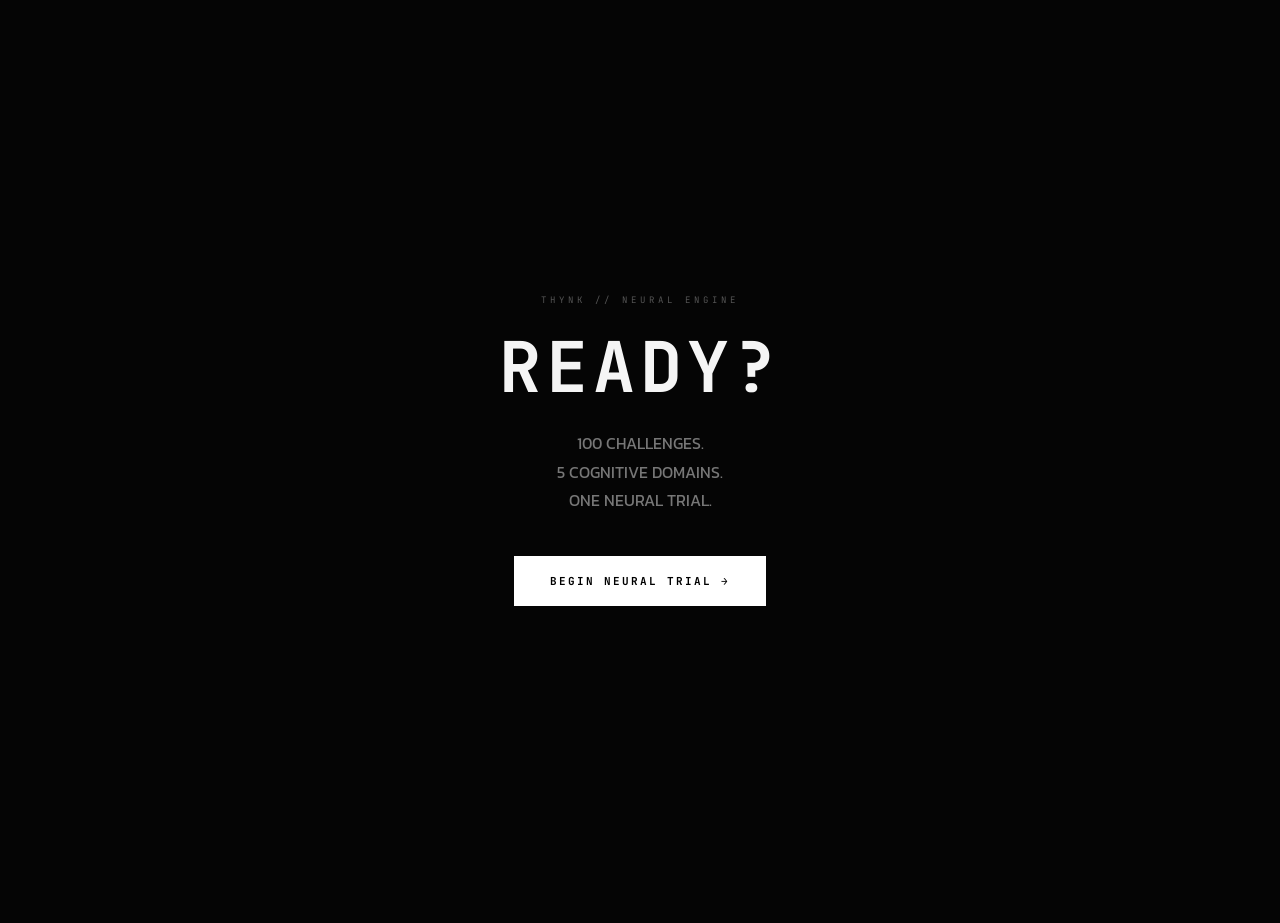
<file: Thynk/exam.html>
<!DOCTYPE html>
<html lang="th">
<head>
<meta charset="UTF-8">
<meta name="viewport" content="width=device-width, initial-scale=1.0">
<meta name="description" content="THYNK IQ — Neural Trial">
<title>THYNK — Neural Trial</title>
<link rel="icon" type="image/png" href="thynk.png">
<link rel="preconnect" href="https://fonts.googleapis.com">
<link rel="preconnect" href="https://fonts.gstatic.com" crossorigin>
<link href="https://fonts.googleapis.com/css2?family=Kanit:wght@300;400;500;600;700&family=JetBrains+Mono:wght@400;500;600;700&display=swap" rel="stylesheet">
<link rel="stylesheet" href="css/style1.css">

<style>
/* THYNK // NEURAL TRIAL — 100 CHALLENGES */

* { box-sizing: border-box; }
html { scroll-behavior: smooth; }
body { margin: 0; background: #050505; color: #f5f5f5; font-family: "Kanit", sans-serif; overflow-x: hidden; }
button { font-family: inherit; }

/* BACKGROUND */
.exam-page { min-height: 100vh; position: relative;
    background: radial-gradient(circle at 50% 20%, rgba(255,255,255,.045), transparent 38%), #050505; }
.exam-grid { position: fixed; inset: 0; pointer-events: none; opacity: .12; z-index: 0;
    background-image: linear-gradient(rgba(255,255,255,.08) 1px, transparent 1px),
                      linear-gradient(90deg, rgba(255,255,255,.08) 1px, transparent 1px);
    background-size: 40px 40px; }
.scan-line { position: fixed; left: 0; width: 100%; height: 1px; background: rgba(255,255,255,.08);
    pointer-events: none; z-index: 50; animation: scan 7s linear infinite; }
@keyframes scan { 0% { top: -2%; } 100% { top: 102%; } }

/* HEADER */
.exam-header { position: relative; z-index: 10; height: 76px; padding: 0 40px; border-bottom: 1px solid #222;
    display: grid; grid-template-columns: 1fr auto 1fr; align-items: center; }
.exam-logo { color: #fff; text-decoration: none; font-family: "JetBrains Mono", monospace; font-size: 18px; font-weight: 700; letter-spacing: 2px; }
.exam-logo span { opacity: .4; }
.stage-display { text-align: center; }
.stage-display small { display: block; color: #666; font-family: "JetBrains Mono", monospace; font-size: 9px; letter-spacing: 2px; }
.stage-display strong { display: block; margin-top: 4px; font-family: "JetBrains Mono", monospace; font-size: 13px; letter-spacing: 2px; }
.exam-status { justify-self: end; display: flex; align-items: center; gap: 8px; color: #777;
    font-family: "JetBrains Mono", monospace; font-size: 9px; letter-spacing: 1.5px; }
.status-dot { width: 7px; height: 7px; border-radius: 50%; background: #fff; box-shadow: 0 0 12px rgba(255,255,255,.8); animation: pulse 1.5s infinite; }
@keyframes pulse { 50% { opacity: .3; } }

/* MAIN */
.exam-main { position: relative; z-index: 2; width: min(1120px, calc(100% - 40px)); margin: auto; padding: 35px 0 80px; }

/* TOP INFO */
.trial-bar { display: grid; grid-template-columns: 1fr auto 1fr; gap: 30px; align-items: end; margin-bottom: 15px; }
.trial-label span, .difficulty-label span, .score-label span { display: block; color: #666; font-family: "JetBrains Mono", monospace; font-size: 9px; letter-spacing: 2px; }
.trial-label strong { display: block; margin-top: 4px; font-family: "JetBrains Mono", monospace; font-size: 14px; letter-spacing: 1px; }
.question-counter { text-align: center; color: #777; font-family: "JetBrains Mono", monospace; font-size: 10px; letter-spacing: 1px; }
.question-counter strong { color: #fff; }
.difficulty-label { text-align: right; }
.difficulty-label strong { display: block; margin-top: 4px; font-family: "JetBrains Mono", monospace; font-size: 12px; letter-spacing: 2px; }

/* PROGRESS */
.progress-info { display: flex; justify-content: space-between; margin-bottom: 7px; color: #555; font-family: "JetBrains Mono", monospace; font-size: 8px; letter-spacing: 1.5px; }
.progress-container { width: 100%; height: 3px; background: #171717; margin-bottom: 9px; }
.progress-fill { width: 1%; height: 100%; background: #fff; transition: width .4s ease; }
.stage-progress-container { width: 100%; height: 2px; background: #111; margin-bottom: 35px; }
.stage-progress-fill { width: 5%; height: 100%; background: #777; transition: width .4s ease; }

/* CHALLENGE */
.challenge-container { min-height: 600px; position: relative; padding: 45px; border: 1px solid #222;
    background: linear-gradient(135deg, rgba(255,255,255,.025), transparent 30%), rgba(9,9,9,.94); }
.challenge-container::before { content: ""; position: absolute; top: 0; left: 0; width: 55px; height: 1px; background: #fff; }
.challenge-container::after { content: ""; position: absolute; bottom: 0; right: 0; width: 55px; height: 1px; background: #fff; }
.challenge-header { display: flex; justify-content: space-between; align-items: flex-start; margin-bottom: 30px; }
.challenge-type { color: #666; font-family: "JetBrains Mono", monospace; font-size: 9px; letter-spacing: 2px; }
.challenge-title { margin: 8px 0 0; font-size: 28px; font-weight: 600; letter-spacing: -.5px; }

/* TIMER */
.timer-box { min-width: 180px; text-align: right; }
.timer-label { display: block; color: #666; font-family: "JetBrains Mono", monospace; font-size: 8px; letter-spacing: 2px; }
.timer-value { display: block; margin-top: 4px; font-family: "JetBrains Mono", monospace; font-size: 28px; font-weight: 700; }
.timer-bar { width: 180px; height: 3px; margin-top: 8px; background: #1b1b1b; }
.timer-fill { width: 100%; height: 100%; background: #fff; transition: width .1s linear; }
.timer-box.warning .timer-value { animation: timerWarning .4s infinite alternate; }
.timer-box.warning .timer-fill { opacity: .45; }
@keyframes timerWarning { from { opacity: 1; } to { opacity: .3; } }

/* QUESTION */
.question-area { min-height: 315px; display: flex; flex-direction: column; align-items: center; justify-content: center; text-align: center; }
.question-instruction { max-width: 800px; margin-bottom: 25px; color: #aaa; font-size: 17px; font-weight: 400; line-height: 1.7; }

/* VISUAL SEQUENCE */
.visual-sequence { display: flex; align-items: center; justify-content: center; flex-wrap: wrap; gap: 12px; margin-bottom: 30px;
    font-family: "JetBrains Mono", monospace; font-size: 28px; white-space: pre-line; }
.sequence-box { width: 62px; height: 62px; display: flex; align-items: center; justify-content: center; border: 1px solid #333; background: #0c0c0c; font-size: 27px; }
.sequence-box.missing { color: #777; border-color: #666; animation: missingPulse 1.2s infinite alternate; }
@keyframes missingPulse { from { opacity: .5; } to { opacity: 1; } }

/* NUMBER SYSTEM */
.number-system { display: flex; flex-direction: column; gap: 9px; width: min(700px, 100%); margin-bottom: 25px; }
.number-row { display: flex; justify-content: center; align-items: center; gap: 10px; }
.number-cell { min-width: 75px; padding: 15px 20px; border: 1px solid #292929; background: #0b0b0b; font-family: "JetBrains Mono", monospace; font-size: 19px; }
.number-cell.arrow { min-width: 30px; padding-left: 0; padding-right: 0; border: none; background: transparent; color: #555; }

/* LOGIC */
.logic-data { width: min(650px, 100%); display: grid; gap: 8px; margin-bottom: 25px; }
.logic-row { display: flex; justify-content: space-between; padding: 13px 18px; border: 1px solid #262626; background: #0b0b0b; font-family: "JetBrains Mono", monospace; font-size: 12px; }
.logic-row span { color: #666; }
.logic-row strong { color: #ddd; }

/* MEMORY */
.memory-display { display: flex; justify-content: center; flex-wrap: wrap; gap: 12px; margin-bottom: 25px; }
.memory-item { min-width: 82px; padding: 18px; border: 1px solid #333; background: #0b0b0b; font-family: "JetBrains Mono", monospace; font-size: 20px; }
.memory-countdown { margin-top: 8px; color: #555; font-family: "JetBrains Mono", monospace; font-size: 9px; letter-spacing: 2px; }
.memory-hidden { color: #555; font-size: 35px; letter-spacing: 8px; }

/* GRID */
.grid-challenge { display: grid; grid-template-columns: repeat(3, 70px); gap: 8px; margin-bottom: 30px; }
.grid-cell { width: 70px; height: 70px; display: flex; align-items: center; justify-content: center; border: 1px solid #292929; background: #0b0b0b; font-size: 25px; }

/* SPATIAL */
.spatial-board { width: 180px; height: 180px; display: grid; grid-template-columns: repeat(3, 1fr); grid-template-rows: repeat(3, 1fr); gap: 3px; margin-bottom: 30px; border: 1px solid #333; background: #111; }
.spatial-cell { display: flex; align-items: center; justify-content: center; background: #080808; font-size: 25px; }
.spatial-shape { transition: transform .4s ease; }

/* ANSWERS */
.answers { width: 100%; display: grid; grid-template-columns: repeat(4, 1fr); gap: 10px; margin-top: 15px; }
.answer-button { min-height: 64px; padding: 12px; border: 1px solid #292929; background: #0b0b0b; color: #ddd; cursor: pointer;
    font-family: "JetBrains Mono", monospace; font-size: 13px; transition: border-color .2s, background .2s, color .2s, transform .2s; }
.answer-button:hover { border-color: #777; background: #151515; transform: translateY(-2px); }
.answer-button.selected { border-color: #fff; background: #fff; color: #000; }

/* FOOTER */
.challenge-footer { display: flex; align-items: center; justify-content: space-between; margin-top: 25px; }
.combo-display { color: #666; font-family: "JetBrains Mono", monospace; font-size: 10px; letter-spacing: 1px; }
.combo-display strong { color: #fff; font-size: 15px; }
.score-display { margin-left: 20px; color: #555; font-family: "JetBrains Mono", monospace; font-size: 9px; }
.score-display strong { color: #aaa; }
.confirm-button { min-width: 190px; padding: 15px 20px; border: 1px solid #fff; background: #fff; color: #000; cursor: pointer;
    font-family: "JetBrains Mono", monospace; font-size: 10px; font-weight: 700; letter-spacing: 1px; transition: .2s; }
.confirm-button:hover { background: #000; color: #fff; }
.confirm-button:disabled { opacity: .3; cursor: not-allowed; }

/* FEEDBACK */
.feedback-overlay { position: fixed; inset: 0; z-index: 100; display: flex; align-items: center; justify-content: center;
    background: rgba(0,0,0,.88); opacity: 0; pointer-events: none; transition: opacity .2s; }
.feedback-overlay.show { opacity: 1; }
.feedback-box { text-align: center; font-family: "JetBrains Mono", monospace; }
.feedback-box strong { display: block; font-size: 42px; letter-spacing: 4px; }
.feedback-box span { display: block; margin-top: 10px; color: #777; font-size: 10px; letter-spacing: 2px; }

/* STAGE COMPLETE */
.stage-overlay { position: fixed; inset: 0; z-index: 110; display: flex; align-items: center; justify-content: center;
    background: rgba(0,0,0,.95); opacity: 0; pointer-events: none; transition: opacity .3s; }
.stage-overlay.show { opacity: 1; pointer-events: auto; }
.stage-complete-box { width: min(650px, calc(100% - 40px)); padding: 50px; border: 1px solid #333; background: #080808; text-align: center; }
.stage-complete-label { color: #666; font-family: "JetBrains Mono", monospace; font-size: 9px; letter-spacing: 3px; }
.stage-complete-box h2 { margin: 15px 0 5px; font-family: "JetBrains Mono", monospace; font-size: 34px; letter-spacing: 2px; }
.stage-complete-box p { color: #777; font-size: 14px; }
.stage-result { display: grid; grid-template-columns: repeat(3, 1fr); gap: 10px; margin: 30px 0; }
.stage-stat { padding: 20px 10px; border: 1px solid #222; background: #0c0c0c; }
.stage-stat small { display: block; color: #555; font-family: "JetBrains Mono", monospace; font-size: 8px; letter-spacing: 1px; }
.stage-stat strong { display: block; margin-top: 7px; font-family: "JetBrains Mono", monospace; font-size: 20px; }
.next-stage-button { width: 100%; padding: 16px; border: 1px solid #fff; background: #fff; color: #000; cursor: pointer;
    font-family: "JetBrains Mono", monospace; font-size: 11px; font-weight: 700; letter-spacing: 2px; }
.next-stage-button:hover { background: #000; color: #fff; }

/* INTRO */
.intro-overlay { position: fixed; inset: 0; z-index: 200; display: flex; align-items: center; justify-content: center; background: #050505; }
.intro-box { width: min(700px, calc(100% - 40px)); text-align: center; }
.intro-small { color: #555; font-family: "JetBrains Mono", monospace; font-size: 9px; letter-spacing: 4px; }
.intro-box h1 { margin: 15px 0; font-family: "JetBrains Mono", monospace; font-size: clamp(35px, 7vw, 70px); letter-spacing: 5px; }
.intro-box p { color: #777; line-height: 1.8; }
.start-button { margin-top: 25px; padding: 17px 35px; border: 1px solid #fff; background: #fff; color: #000; cursor: pointer;
    font-family: "JetBrains Mono", monospace; font-size: 11px; font-weight: 700; letter-spacing: 2px; }
.start-button:hover { background: #000; color: #fff; }

/* RESPONSIVE */
@media (max-width: 800px) {
    .exam-header { padding: 0 20px; grid-template-columns: auto 1fr auto; }
    .exam-logo { font-size: 14px; }
    .stage-display { display: none; }
    .exam-main { width: min(100% - 20px, 700px); padding-top: 20px; }
    .trial-bar { grid-template-columns: 1fr 1fr; }
    .question-counter { display: none; }
    .challenge-container { padding: 25px 18px; }
    .challenge-header { flex-direction: column; gap: 20px; }
    .timer-box { text-align: left; }
    .timer-bar { width: 100%; }
    .answers { grid-template-columns: repeat(2, 1fr); }
    .sequence-box { width: 50px; height: 50px; }
    .stage-result { grid-template-columns: 1fr; }
}
@media (max-width: 500px) {
    .exam-status { display: none; }
    .answers { grid-template-columns: 1fr; }
    .challenge-title { font-size: 22px; }
    .question-instruction { font-size: 15px; }
    .number-cell { min-width: 55px; padding: 12px 10px; font-size: 15px; }
}
</style>
</head>

<body class="exam-page">

<div class="exam-grid"></div>
<div class="scan-line"></div>

<!-- HEADER -->
<header class="exam-header">
    <a href="index.html" class="exam-logo">THYNK <span>// IQ</span></a>
    <div class="stage-display">
        <small>CURRENT STAGE</small>
        <strong id="stageName">THE SEQUENCE</strong>
    </div>
    <div class="exam-status"><i class="status-dot"></i> NEURAL ENGINE ACTIVE</div>
</header>

<!-- MAIN -->
<main class="exam-main">

    <div class="trial-bar">
        <div class="trial-label">
            <span>TRIAL</span>
            <strong>NEURAL TRIAL</strong>
        </div>
        <div class="question-counter">
            OVERALL <strong id="questionNumber">01</strong> / <span id="totalQuestions">100</span>
        </div>
        <div class="difficulty-label">
            <span>DIFFICULTY</span>
            <strong id="difficulty">EASY</strong>
        </div>
    </div>

    <div class="progress-info">
        <span id="stageProgressText">STAGE 01 / 05</span>
        <span id="overallPercent">1%</span>
    </div>
    <div class="progress-container"><div class="progress-fill" id="progressFill"></div></div>

    <div class="progress-info">
        <span>STAGE PROGRESS</span>
        <span id="stageQuestionText">01 / 20</span>
    </div>
    <div class="stage-progress-container"><div class="stage-progress-fill" id="stageProgressFill"></div></div>

    <section class="challenge-container">

        <div class="challenge-header">
            <div>
                <div class="challenge-type" id="challengeType">PATTERN RECOGNITION</div>
                <h1 class="challenge-title" id="challengeTitle">FIND THE PATTERN.</h1>
            </div>
            <div class="timer-box" id="timerBox">
                <span class="timer-label">TIME REMAINING</span>
                <strong class="timer-value" id="timerValue">20.0s</strong>
                <div class="timer-bar"><div class="timer-fill" id="timerFill"></div></div>
            </div>
        </div>

        <div class="question-area" id="questionArea"></div>
        <div class="answers" id="answers"></div>

        <div class="challenge-footer">
            <div>
                <span class="combo-display">COMBO <strong id="combo">×0</strong></span>
                <span class="score-display">SCORE <strong id="score">000</strong></span>
            </div>
            <button class="confirm-button" id="confirmButton" disabled>CONFIRM ANSWER →</button>
        </div>

    </section>
</main>

<!-- FEEDBACK -->
<div class="feedback-overlay" id="feedbackOverlay">
    <div class="feedback-box">
        <strong id="feedbackText">CORRECT</strong>
        <span id="feedbackSub">NEURAL MOMENTUM +1</span>
    </div>
</div>

<!-- STAGE COMPLETE -->
<div class="stage-overlay" id="stageOverlay">
    <div class="stage-complete-box">
        <div class="stage-complete-label">STAGE COMPLETE</div>
        <h2 id="completedStage">THE SEQUENCE</h2>
        <p id="completedStageText">Neural analysis complete.</p>
        <div class="stage-result">
            <div class="stage-stat"><small>CORRECT</small><strong id="stageCorrect">0 / 20</strong></div>
            <div class="stage-stat"><small>ACCURACY</small><strong id="stageAccuracy">0%</strong></div>
            <div class="stage-stat"><small>SCORE</small><strong id="stageScore">0</strong></div>
        </div>
        <button class="next-stage-button" id="nextStageButton">CONTINUE TO NEXT STAGE →</button>
    </div>
</div>

<!-- INTRO -->
<div class="intro-overlay" id="introOverlay">
    <div class="intro-box">
        <div class="intro-small">THYNK // NEURAL ENGINE</div>
        <h1>READY?</h1>
        <p>100 CHALLENGES.<br>5 COGNITIVE DOMAINS.<br>ONE NEURAL TRIAL.</p>
        <button class="start-button" id="startButton">BEGIN NEURAL TRIAL →</button>
    </div>
</div>

<script>

/* =========================================================
   THYNK IQ — NEURAL TRIAL ENGINE v2
   100 QUESTIONS • 5 STAGES × 20
   ========================================================= */

/* ---------- helpers สำหรับสร้างโจทย์ ---------- */

const STAGES = { 1: "THE SEQUENCE", 2: "THE LOGIC", 3: "THE NUMBER", 4: "THE SPACE", 5: "THE CORE" };
const TIME   = { EASY: 20, NORMAL: 15, HARD: 12, EXTREME: 8, FINAL: 8 };

const c  = s => Array.from(s);                       // "●▲■" → ["●","▲","■"]
const n  = s => s.split(" ");                        // "1 2 3" → ["1","2","3"]
const gr = s => s.split("|").map(r =>                // "■..|...|..." → 3×3 grid
    Array.from(r).map(x => x === "." ? "" : x));
const ch = (s, w) => Array.from(s).slice(0, -1)      // "ABC","มากกว่า" → [["A","มากกว่า B"],...]
    .map((x, i) => [x, w + " " + s[i + 1]]);

const q = (st, type, title, diff, p) => ({
    stage: STAGES[st], stageNumber: st, type, title,
    difficulty: diff, time: TIME[diff], ...p
});

const GT = "มากกว่า";
const P  = "PATTERN RECOGNITION";
const L  = "LOGICAL REASONING";
const N  = "NUMERICAL REASONING";
const SP = "SPATIAL INTELLIGENCE";
const POS4 = ["บนซ้าย", "บนขวา", "ล่างซ้าย", "ล่างขวา"];

/* =========================================================
   QUESTION DATABASE
   ========================================================= */

const challenges = [

/* ---------- STAGE 01 — THE SEQUENCE ---------- */

q(1,P,"FIND THE PATTERN.","EASY",{question:"สัญลักษณ์ใดควรอยู่ในตำแหน่งถัดไป?",sequence:c("●▲●▲?"),options:c("●▲■◆"),answer:0}),
q(1,P,"CONTINUE THE SEQUENCE.","EASY",{question:"ค้นหารูปแบบที่ซ้ำกัน",sequence:c("■■●■■●?"),options:c("■●▲◆"),answer:0}),
q(1,P,"FOLLOW THE ORDER.","EASY",{question:"รูปใดควรอยู่ถัดไป?",sequence:c("▲●■▲●?"),options:c("▲●■◆"),answer:2}),
q(1,P,"REPEAT THE CYCLE.","EASY",{question:"ลำดับนี้วนซ้ำทุก 4 ตำแหน่ง",sequence:c("◆●▲■◆●▲?"),options:c("●■▲◆"),answer:1}),
q(1,P,"MISSING SYMBOL.","EASY",{question:"เติมสัญลักษณ์ที่หายไป",sequence:c("●●▲●●▲?"),options:c("●▲■◆"),answer:0}),

q(1,P,"DOUBLE STEP.","NORMAL",{question:"รูปแบบคือ +1, +2 สลับกัน",sequence:n("1 2 4 5 7 8 ?"),options:n("9 10 11 12"),answer:1}),
q(1,P,"SYMBOL SHIFT.","NORMAL",{question:"รูปถัดไปควรเป็นอะไร?",sequence:c("▲▲●▲▲●?"),options:c("●▲■◆"),answer:1}),
q(1,P,"ALTERNATING PAIRS.","NORMAL",{question:"ตรวจจับ pattern แบบคู่",sequence:c("●▲▲■■◆◆?"),options:c("●▲■◆"),answer:0}),
q(1,P,"SEQUENCE MIRROR.","NORMAL",{question:"รูปแบบกำลังสะท้อนกลับ",sequence:c("●▲■◆■▲?"),options:c("●▲■◆"),answer:0}),
q(1,P,"PATTERN LOCK.","NORMAL",{question:"จงหาตัวที่หายไป",sequence:c("■●●■●●?"),options:c("■●▲◆"),answer:0}),

q(1,P,"STEP PATTERN.","HARD",{question:"ลำดับเพิ่มขึ้นทีละ 2 แล้วลดลง 1",sequence:n("2 4 3 5 4 6 ?"),options:n("5 6 7 8"),answer:0}),
q(1,P,"TRIPLE CYCLE.","HARD",{question:"รูปแบบวนซ้ำเป็นชุดละ 3",sequence:c("▲■●▲■●▲?"),options:c("●■▲◆"),answer:1}),
q(1,P,"SEQUENCE BREAK.","HARD",{question:"ข้อใดคือค่าถัดไป?",sequence:n("1 3 6 10 15 ?"),options:n("18 20 21 22"),answer:2}),
q(1,P,"HIDDEN CYCLE.","HARD",{question:"รูปแบบกำลังเพิ่มจำนวนสัญลักษณ์",sequence:["●","●●","●●●","?"],options:["●","●●","●●●●","●●●●●"],answer:2}),
q(1,P,"MIRROR PATTERN.","HARD",{question:"หาสัญลักษณ์ที่ทำให้รูปแบบสมมาตร",sequence:c("▲●■◆?◆■●▲"),options:c("▲●■◆"),answer:3}),

q(1,P,"SEQUENCE CORE.","EXTREME",{question:"ค้นหากฎที่ซ่อนอยู่",sequence:n("2 5 10 17 26 ?"),options:n("35 36 37 38"),answer:2}),
q(1,P,"DUAL PATTERN.","EXTREME",{question:"มีสองลำดับทำงานพร้อมกัน",sequence:n("2 4 4 8 6 12 8 ?"),options:n("14 16 18 20"),answer:1}),
q(1,P,"DEEP SEQUENCE.","EXTREME",{question:"ค้นหาค่าที่หายไป",sequence:n("3 6 12 24 48 ?"),options:n("72 84 96 108"),answer:2}),
q(1,P,"NEURAL PATTERN.","EXTREME",{question:"ลำดับนี้ใช้กฎเดียวกันทุกขั้น",sequence:n("1 4 9 16 25 ?"),options:n("30 32 36 49"),answer:2}),
q(1,"FINAL SEQUENCE","THE FIRST CORE.","FINAL",{question:"Challenge สุดท้ายของ THE SEQUENCE",sequence:n("2 6 12 20 30 ?"),options:n("36 40 42 44"),answer:2}),


/* ---------- STAGE 02 — THE LOGIC ---------- */

q(2,L,"FOLLOW THE RULE.","EASY",{logic:ch("ABC",GT),question:"ข้อใดต้องเป็นจริง?",options:["A > C","C > A","A = C","B > A"],answer:0}),
q(2,L,"DIRECT CONNECTION.","EASY",{logic:[["A","เท่ากับ B"],["B","มากกว่า C"]],question:"ข้อใดถูกต้อง?",options:["A > C","C > A","A < C","A = C"],answer:0}),
q(2,L,"ORDER.","EASY",{logic:ch("ABCD","สูงกว่า"),question:"ใครสูงที่สุด?",options:c("ABCD"),answer:0}),
q(2,L,"TRUE STATEMENT.","EASY",{logic:[["X","ไม่ใช่ Y"],["Y","เป็น Z"]],question:"ข้อใดได้รับการระบุโดยตรง?",options:["X ไม่ใช่ Y","X เป็น Z","Y ไม่ใช่ Z","Z ไม่ใช่ X"],answer:0}),
q(2,L,"SIMPLE ORDER.","EASY",{logic:ch("ABC",GT),question:"ข้อใดเป็นไปไม่ได้?",options:["A > C","C < A","B < A","C > A"],answer:3}),

q(2,L,"CHAIN REACTION.","NORMAL",{logic:ch("ABCD",GT),question:"ข้อใดต้องเป็นจริง?",options:["A > D","D > A","A = D","B < D"],answer:0}),
q(2,L,"RELATION.","NORMAL",{logic:ch("ABCD","อยู่ก่อน"),question:"ใครอยู่หลัง A แต่ก่อน D?",options:["B เท่านั้น","C เท่านั้น","B และ C","D เท่านั้น"],answer:2}),
q(2,L,"ELIMINATION.","NORMAL",{logic:[["A","ไม่ใช่สีแดง"],["B","เป็นสีแดง"],["C","ไม่ใช่สีเขียว"]],question:"ข้อใดทราบแน่นอน?",options:["A ไม่ใช่สีแดง","A เป็นสีเขียว","C เป็นสีแดง","B ไม่ใช่สีแดง"],answer:0}),
q(2,L,"POSITION.","NORMAL",{logic:[["A","อยู่ซ้าย B"],["B","อยู่ซ้าย C"]],question:"ใครอยู่ซ้ายที่สุด?",options:["A","B","C","ไม่สามารถรู้ได้"],answer:0}),
q(2,L,"LOGIC LOCK.","NORMAL",{logic:[["A","จริง"],["B","เท็จ"],["C","ถ้า A จริง → C จริง"]],question:"C มีค่าเป็นอะไร?",options:["จริง","เท็จ","ไม่เกี่ยวข้อง","ไม่สามารถระบุ"],answer:0}),

q(2,L,"CHAIN LOGIC.","HARD",{logic:ch("ABCDE",GT),question:"ใครมีค่าน้อยที่สุด?",options:["A","B","D","E"],answer:3}),
q(2,L,"CONDITIONAL.","HARD",{logic:[["ถ้า A","แล้ว B"],["ถ้า B","แล้ว C"]],question:"ถ้า A เป็นจริง ข้อใดต้องเป็นจริง?",options:["C","ไม่ใช่ C","A เป็นเท็จ","B เป็นเท็จ"],answer:0}),
q(2,L,"EXCLUSION.","HARD",{logic:[["A","เลือกได้หนึ่งตัว"],["A","ไม่ใช่ B"],["B","ไม่ใช่ C"]],question:"ข้อใดสรุปได้แน่นอน?",options:["A ไม่ใช่ B","A เป็น C","B เป็น A","C เป็น A"],answer:0}),
q(2,L,"ORDER MATRIX.","HARD",{logic:[["A","ก่อน B"],["C","ก่อน A"],["D","หลัง B"]],question:"ใครอยู่ก่อน A?",options:["B","C","D","ไม่มี"],answer:1}),
q(2,L,"LOGIC GRID.","HARD",{logic:ch("ABCDE",GT),question:"ข้อใดถูกต้อง?",options:["E > A","A > E","C > A","D > B"],answer:1}),

q(2,L,"PARADOX CHECK.","EXTREME",{logic:ch("ABCD",GT),question:"ข้อใดเป็นไปไม่ได้?",options:["A > C","B > D","A > D","D > A"],answer:3}),
q(2,L,"MULTI CONDITION.","EXTREME",{logic:[["A","จริง → B จริง"],["B","จริง → C จริง"],["C","จริง → D จริง"],["A","จริง"]],question:"ข้อใดต้องเป็นจริง?",options:["D","ไม่ใช่ D","C เป็นเท็จ","B เป็นเท็จ"],answer:0}),
q(2,L,"DEEP ORDER.","EXTREME",{logic:ch("ABCDE","ก่อน"),question:"ข้อใดอยู่ตรงกลางของลำดับ?",options:["A","B","C","E"],answer:2}),
q(2,L,"CORE DEDUCTION.","EXTREME",{logic:ch("ABCDE",GT),question:"ถ้า E = 1 ใครมีค่ามากที่สุด?",options:c("ABCD"),answer:0}),
q(2,"FINAL LOGIC","THE LOGIC CORE.","FINAL",{logic:ch("ABCDE",GT),question:"ข้อใดเป็นไปไม่ได้?",options:["A > E","B > D","C > E","E > A"],answer:3}),


/* ---------- STAGE 03 — THE NUMBER ---------- */

q(3,N,"SQUARE RULE.","EASY",{number:[["3","9"],["4","16"],["7","49"],["11","?"]],question:"ค้นหากฎของระบบ",options:n("121 111 99 101"),answer:0}),
q(3,N,"DOUBLE.","EASY",{sequence:n("2 4 6 8 ?"),question:"ตัวเลขถัดไปคือ?",options:n("9 10 11 12"),answer:1}),
q(3,N,"ADD THREE.","EASY",{sequence:n("3 6 9 12 ?"),question:"ค้นหากฎของลำดับ",options:n("14 15 16 18"),answer:1}),
q(3,N,"MULTIPLY.","EASY",{sequence:n("2 4 8 16 ?"),question:"ตัวเลขใดควรอยู่ถัดไป?",options:n("24 30 32 36"),answer:2}),
q(3,N,"HIDDEN RULE.","EASY",{number:[["5","10"],["7","14"],["9","18"],["12","?"]],question:"กฎเดียวกันถูกใช้กับทุกคู่",options:n("20 22 24 26"),answer:2}),

q(3,N,"MULTI STEP.","NORMAL",{sequence:n("2 6 18 54 ?"),question:"ค้นหากฎของลำดับ",options:n("108 162 216 124"),answer:1}),
q(3,N,"ODD GAP.","NORMAL",{sequence:n("5 8 13 20 29 ?"),question:"ส่วนต่างเป็นเลขคี่เรียงกัน",options:n("38 39 40 41"),answer:2}),
q(3,N,"DOUBLE PLUS.","NORMAL",{sequence:n("1 3 7 15 ?"),question:"แต่ละขั้นคือ ×2 + 1",options:n("28 29 30 31"),answer:3}),
q(3,N,"PAIR RULE.","NORMAL",{number:[["2","6"],["3","12"],["4","20"],["5","?"]],question:"ตัวเลขใดควรอยู่ถัดไป?",options:n("25 30 35 40"),answer:1}),
q(3,N,"FIBONACCI.","NORMAL",{sequence:n("1 1 2 3 5 8 ?"),question:"ตัวเลขถัดไปคือ?",options:n("11 12 13 15"),answer:2}),

q(3,N,"GROWING GAP.","HARD",{sequence:n("4 6 9 13 18 24 ?"),question:"ส่วนต่างเพิ่มขึ้นทีละ 1 เริ่มจาก 2",options:n("29 30 31 32"),answer:2}),
q(3,N,"MULTI RULE.","HARD",{sequence:n("2 5 11 23 47 ?"),question:"กฎคือ ×2 + 1",options:n("94 95 96 97"),answer:1}),
q(3,N,"CUBE RULE.","HARD",{sequence:n("1 8 27 64 ?"),question:"ค้นหารูปแบบ",options:n("100 121 125 144"),answer:2}),
q(3,N,"ALTERNATING.","HARD",{sequence:n("10 8 11 9 12 10 ?"),question:"มีสองกฎทำงานสลับกัน",options:n("11 12 13 14"),answer:2}),
q(3,N,"NUMBER MATRIX.","HARD",{number:[["2 + 3","5"],["4 + 5","9"],["7 + 6","13"],["8 + 9","?"]],question:"หาค่าที่หายไป",options:n("15 16 17 18"),answer:2}),

q(3,N,"ODD STEPS.","EXTREME",{sequence:n("1 3 7 13 21 ?"),question:"ส่วนต่างเป็นเลขคู่เรียงกัน",options:n("29 31 33 35"),answer:1}),
q(3,N,"DEEP NUMBER.","EXTREME",{sequence:n("3 7 15 31 63 ?"),question:"กฎเดียวกันถูกใช้ทุกขั้น",options:n("95 111 127 129"),answer:2}),
q(3,N,"PRIME LOCK.","EXTREME",{sequence:n("2 3 5 7 11 13 ?"),question:"ลำดับนี้เกี่ยวข้องกับจำนวนเฉพาะ",options:n("15 16 17 19"),answer:2}),
q(3,N,"NUMBER CORE.","EXTREME",{sequence:n("1 2 6 24 120 ?"),question:"ลำดับนี้เกี่ยวข้องกับ factorial",options:n("360 600 720 840"),answer:2}),
q(3,"FINAL NUMBER","THE NUMBER CORE.","FINAL",{sequence:n("5 11 23 47 95 ?"),question:"Challenge สุดท้ายของ THE NUMBER",options:n("181 189 191 193"),answer:2}),


/* ---------- STAGE 04 — THE SPACE ---------- */

q(4,SP,"ROTATE 90°.","EASY",{spatial:{symbol:"↑",rotation:90},question:"ลูกศรชี้ขึ้น เมื่อหมุนตามเข็มนาฬิกา 90° จะชี้ไปทางใด?",options:c("→←↑↓"),answer:0}),
q(4,SP,"ROTATE 180°.","EASY",{spatial:{symbol:"↑",rotation:180},question:"ลูกศรชี้ขึ้น หมุน 180° จะเป็นทิศใด?",options:c("→←↑↓"),answer:3}),
q(4,SP,"POSITION SHIFT.","EASY",{grid:gr("■..|...|..."),question:"ถ้าหมุนภาพ 180° ■ จะไปอยู่ตำแหน่งใด?",options:["บนขวา","ล่างขวา","ล่างซ้าย","บนซ้าย"],answer:1}),
q(4,SP,"CORNER ROTATION.","EASY",{grid:gr("..◆|...|..."),question:"หมุนภาพ 180° ◆ จะอยู่ตรงไหน?",options:POS4,answer:2}),
q(4,SP,"MIRROR POSITION.","EASY",{grid:gr(".●.|...|..."),question:"สะท้อนภาพตามแกนตั้ง ตำแหน่ง ● จะเปลี่ยนอย่างไร?",options:["ยังอยู่ตรงกลาง","ไปซ้าย","ไปขวา","ไปด้านล่าง"],answer:0}),

q(4,SP,"ROTATION.","NORMAL",{spatial:{symbol:"→",rotation:90},question:"ลูกศร → หมุนตามเข็มนาฬิกา 90° จะเป็น?",options:c("↑↓←→"),answer:1}),
q(4,SP,"ROTATE BACK.","NORMAL",{spatial:{symbol:"↓",rotation:90},question:"ลูกศร ↓ หมุนตามเข็มนาฬิกา 90°",options:c("→←↑↓"),answer:1}),
q(4,SP,"GRID SHIFT.","NORMAL",{grid:gr("...|■..|..."),question:"หมุนภาพ 90° ตามเข็มนาฬิกา ■ จะไปอยู่ตำแหน่งใด?",options:["กลางบน","กลางล่าง","กลางซ้าย","กลางขวา"],answer:0}),
q(4,SP,"MIRROR GRID.","NORMAL",{grid:gr("◆..|...|..."),question:"สะท้อนตามแกนตั้ง ◆ จะอยู่ตำแหน่งใด?",options:POS4,answer:1}),
q(4,SP,"PATTERN ROTATION.","NORMAL",{visualSequence:["▲","→","▼","?"],question:"สัญลักษณ์ถัดไปเกิดจากการหมุน 90° ตามเข็มนาฬิกา",options:c("←↑→↓"),answer:0}),

q(4,SP,"COMPOUND ROTATION.","HARD",{grid:gr("■▲.|...|..."),question:"หมุน 180° ทั้งภาพ ■ จะไปอยู่ตรงไหน?",options:["บนซ้าย","ล่างขวา","ล่างซ้าย","บนขวา"],answer:1}),
q(4,SP,"DUAL POSITION.","HARD",{grid:gr("●..|.■.|..."),question:"หมุน 180° ตำแหน่งของ ● จะอยู่ที่ใด?",options:["บนซ้าย","กลาง","ล่างขวา","ล่างซ้าย"],answer:2}),
q(4,SP,"ROTATING ORDER.","HARD",{visualSequence:["▲","→","▼","←","?"],question:"ลำดับนี้หมุนทีละ 90°",options:["▲","→","↓","←"],answer:0}),
q(4,SP,"MIRROR LOGIC.","HARD",{grid:gr("■.●|...|..."),question:"สะท้อนตามแกนตั้ง ตำแหน่ง ■ จะเป็น?",options:["บนซ้าย","บนกลาง","บนขวา","ล่างซ้าย"],answer:2}),
q(4,SP,"SPACE MATRIX.","HARD",{grid:gr("▲.●|...|■.◆"),question:"หมุน 180° แล้ว ◆ จะอยู่ตำแหน่งใด?",options:POS4,answer:0}),

q(4,SP,"VECTOR ROTATION.","EXTREME",{spatial:{symbol:"↗",rotation:90},question:"↗ หมุนตามเข็มนาฬิกา 90°",options:c("↘↙↖↗"),answer:0}),
q(4,SP,"DEEP ROTATION.","EXTREME",{visualSequence:c("↑↗→↘?"),question:"ทิศทางหมุนทีละ 45° ตามเข็มนาฬิกา",options:c("↓↙←↖"),answer:0}),
q(4,SP,"SPATIAL TRANSFORM.","EXTREME",{grid:gr("■●.|.▲.|..◆"),question:"หมุนภาพ 180° แล้ว ▲ อยู่ตำแหน่งใด?",options:["กลาง","กลางซ้าย","กลางขวา","ล่างกลาง"],answer:0}),
q(4,SP,"SPACE CORE.","EXTREME",{visualSequence:c("●◆■▲?"),question:"รูปแบบหมุนตำแหน่งทีละหนึ่งขั้น",options:c("●◆■▲"),answer:0}),
q(4,"FINAL SPATIAL","THE SPACE CORE.","FINAL",{visualSequence:c("↑↗→↘↓?"),question:"Challenge สุดท้ายของ THE SPACE",options:c("↙←↖↑"),answer:0}),


/* ---------- STAGE 05 — THE CORE ---------- */

q(5,"MEMORY","MEMORY FLASH.","EASY",{memory:["△ 7","● 2","▲ 9","■ 4"],memoryTime:2500,question:"ตัวเลขใดอยู่หลัง ▲?",options:n("2 4 7 9"),answer:3}),
q(5,"MEMORY","MEMORY ORDER.","EASY",{memory:["A","7","K","3"],memoryTime:2500,question:"ตัวอักษรใดอยู่ตำแหน่งที่ 3?",options:["A","7","K","3"],answer:2}),
q(5,"MEMORY","MEMORY PAIR.","EASY",{memory:["● 4","▲ 8","■ 2","◆ 6"],memoryTime:2500,question:"ตัวเลขใดอยู่หลัง ■?",options:n("2 4 6 8"),answer:0}),
q(5,"PATTERN","CORE PATTERN.","EASY",{sequence:n("5 10 15 20 ?"),question:"ตัวเลขถัดไปคือ?",options:n("22 25 30 35"),answer:1}),
q(5,"LOGIC","CORE LOGIC.","EASY",{logic:ch("ABC",GT),question:"ใครมีค่ามากที่สุด?",options:["A","B","C","เท่ากัน"],answer:0}),

q(5,"NUMBER","MIXED NUMBER.","NORMAL",{sequence:n("3 6 12 24 ?"),question:"ค้นหากฎ",options:n("36 42 48 50"),answer:2}),
q(5,"MEMORY","MEMORY LOCK.","NORMAL",{memory:["R","2","▲","9","M"],memoryTime:3000,question:"อะไรอยู่ก่อน M?",options:["R","2","▲","9"],answer:3}),
q(5,"PATTERN","DUAL PATTERN.","NORMAL",{sequence:n("2 4 5 10 11 22 ?"),question:"กฎคือ ×2, +1 สลับกัน",options:n("23 24 44 45"),answer:0}),
q(5,"LOGIC","CHAIN CORE.","NORMAL",{logic:ch("ABCD","ก่อน"),question:"ใครอยู่ระหว่าง A กับ C?",options:c("ABCD"),answer:1}),
q(5,"SPATIAL","CORE ROTATION.","NORMAL",{spatial:{symbol:"←",rotation:180},question:"ลูกศร ← หมุนตามเข็มนาฬิกา 180° จะเป็น?",options:c("→←↑↓"),answer:0}),

q(5,"NUMBER","NUMBER CORE.","HARD",{sequence:n("4 9 25 49 ?"),question:"ลำดับนี้เกี่ยวข้องกับจำนวนเฉพาะ",options:n("81 100 121 169"),answer:2}),
q(5,"MEMORY","MEMORY SEQUENCE.","HARD",{memory:c("831947"),memoryTime:3000,question:"ตัวเลขตัวที่ 4 คือ?",options:n("1 3 7 9"),answer:3}),
q(5,"LOGIC","DEEP LOGIC.","HARD",{logic:ch("ABCDE",GT),question:"ข้อใดเป็นไปไม่ได้?",options:["A > E","B > D","C > E","E > A"],answer:3}),
q(5,"SPATIAL","SPATIAL CORE.","HARD",{grid:gr("■..|.●.|..▲"),question:"หมุน 180° แล้ว ■ จะอยู่ตรงไหน?",options:["บนซ้าย","กลาง","ล่างขวา","บนขวา"],answer:2}),
q(5,"PATTERN","HIDDEN CORE.","HARD",{sequence:n("1 1 2 4 7 13 ?"),question:"แต่ละค่าคือผลรวมของสามค่าก่อนหน้า",options:n("20 22 24 26"),answer:2}),

q(5,"MIXED","NEURAL LOAD.","EXTREME",{logic:[["A","2"],["B","4"],["C","8"],["D","16"]],question:"หากรูปแบบดำเนินต่อไป ค่า E คือเท่าใด?",options:n("20 24 32 36"),answer:2}),
q(5,"NUMBER","MULTI RULE.","EXTREME",{sequence:n("2 3 5 9 17 33 ?"),question:"ส่วนต่างเพิ่มเป็นสองเท่าทุกขั้น",options:n("49 63 65 67"),answer:2}),
q(5,"MEMORY","FINAL MEMORY.","EXTREME",{memory:["Q","7","▲","4","K","2"],memoryTime:2500,question:"ตัวอักษรใดอยู่หลัง 4?",options:["Q","▲","K","7"],answer:2}),
q(5,"MIXED INTELLIGENCE","NEURAL FUSION.","EXTREME",{sequence:n("1 4 27 256 ?"),question:"แต่ละค่าคือ n ยกกำลัง n",options:n("625 1024 3125 3456"),answer:2}),
q(5,"FINAL CHALLENGE","THE NEURAL CORE.","FINAL",{sequence:n("1 2 5 12 29 ?"),question:"Challenge สุดท้ายของ THYNK — แต่ละค่าอ้างอิงจากสองค่าก่อนหน้า",options:n("60 68 70 72"),answer:2})

];

/* ตรวจความถูกต้องของฐานข้อมูลโจทย์ */
challenges.forEach((ch_, i) => {
    if (!ch_.options || ch_.answer < 0 || ch_.answer >= ch_.options.length) {
        console.error("THYNK ERROR: invalid answer index at question", i + 1);
    }
});

/* =========================================================
   THYNK IQ — ENGINE v2  (ระบบคะแนน + การประเมิน IQ ใหม่)
   วางทับตั้งแต่ "VALIDATION" จนถึงก่อน 
   (ต่อจาก const challenges = [ ... ]; เดิม)
   ========================================================= */

/* =========================================================
   VALIDATION
   ========================================================= */

if (challenges.length !== 100) {
    console.error("THYNK ERROR: Challenge count is not 100.", challenges.length);
}


/* =========================================================
   SCORING CONFIG
   ---------------------------------------------------------
   points  = คะแนนเกม (โชว์ระหว่างเล่น)
   weight  = น้ำหนักความยาก (ใช้คำนวณ IQ เท่านั้น)
   ========================================================= */

const DIFFICULTY = {
    EASY:    { weight: 1.00, points: 100 },
    NORMAL:  { weight: 1.50, points: 150 },
    HARD:    { weight: 2.25, points: 225 },
    EXTREME: { weight: 3.25, points: 325 },
    FINAL:   { weight: 4.00, points: 400 }
};

const TIME_BONUS_MAX = 0.5;   // (ไม่ใช้แล้ว — คะแนนเกมคิด 1 ข้อ = 1 คะแนน)
const COMBO_STEP     = 0.05;  // (ไม่ใช้แล้ว)
const COMBO_CAP      = 10;    // คอมโบสูงสุดที่นับ (x1.5)

const IQ_MIN = 55;            // ability 0.0
const IQ_MAX = 145;           // ability 1.0
const SPEED_WEIGHT = 0.08;    // ความเร็วมีผลได้มากสุด 8% ของ ability

/* --- กันการตอบมั่ว --- */
const WRONG_PENALTY_RATIO = 0.5;    // (ไม่ใช้แล้ว — ตอบผิดไม่หักคะแนน)
const MIN_THINK_TIME = 1.5;         // ตอบเร็วกว่านี้ (วินาที) = ไม่ได้โบนัสเวลา
const RAPID_LIMIT    = 1.0;         // ตอบเร็วกว่านี้ถือว่า "กดรัว"
const PASS_IQ        = 100;         // เกณฑ์ผ่าน (ปรับได้)
const CHANCE_CORRECT_MAX = 34;      // ถูก ≤ 34/100 ≈ เท่ากับการเดา (25 + 2SD)


/* =========================================================
   STATE
   ========================================================= */

let currentQuestion = 0;
let selectedAnswer  = null;
let answered        = false;   // กันกด Enter / ตอบซ้ำระหว่างแสดง feedback

let score          = 0;
let combo          = 0;
let maxCombo       = 0;
let correctAnswers = 0;
let timeouts       = 0;

let timer = null;
let remainingTime = 0;
let totalTime = 0;
let memoryTimeout = null;
let feedbackTimeout = null;
let trialStarted = false;

const answerLog = [];          // บันทึกทุกข้อ ใช้คำนวณ IQ

const stageStats = {};
for (let i = 1; i <= 5; i++) stageStats[i] = { correct: 0, score: 0 };


/* =========================================================
   ELEMENTS
   ========================================================= */

const $ = id => document.getElementById(id);

const stageName          = $("stageName");
const questionNumber     = $("questionNumber");
const totalQuestions     = $("totalQuestions");
const difficulty         = $("difficulty");
const progressFill       = $("progressFill");
const stageProgressFill  = $("stageProgressFill");
const stageProgressText  = $("stageProgressText");
const stageQuestionText  = $("stageQuestionText");
const overallPercent     = $("overallPercent");
const challengeType      = $("challengeType");
const challengeTitle     = $("challengeTitle");
const timerValue         = $("timerValue");
const timerFill          = $("timerFill");
const timerBox           = $("timerBox");
const questionArea       = $("questionArea");
const answers            = $("answers");
const confirmButton      = $("confirmButton");
const comboDisplay       = $("combo");
const scoreDisplay       = $("score");
const feedbackOverlay    = $("feedbackOverlay");
const feedbackText       = $("feedbackText");
const feedbackSub        = $("feedbackSub");
const introOverlay       = $("introOverlay");
const startButton        = $("startButton");
const stageOverlay       = $("stageOverlay");
const completedStage     = $("completedStage");
const completedStageText = $("completedStageText");
const stageCorrect       = $("stageCorrect");
const stageAccuracy      = $("stageAccuracy");
const stageScore         = $("stageScore");
const nextStageButton    = $("nextStageButton");

function el(tag, cls, text) {
    const e = document.createElement(tag);
    if (cls) e.className = cls;
    if (text !== undefined) e.textContent = text;
    return e;
}

const clamp = (v, lo, hi) => Math.min(hi, Math.max(lo, v));


/* =========================================================
   INIT
   ========================================================= */

totalQuestions.textContent = challenges.length;
comboDisplay.textContent   = "×0";
scoreDisplay.textContent   = "000";

startButton.addEventListener("click", () => {
    introOverlay.style.display = "none";
    trialStarted = true;
    loadChallenge();
});


/* =========================================================
   LOAD CHALLENGE
   ========================================================= */

function loadChallenge() {

    clearInterval(timer);
    clearTimeout(memoryTimeout);
    clearTimeout(feedbackTimeout);

    selectedAnswer = null;
    answered = false;
    confirmButton.disabled = true;

    const c = challenges[currentQuestion];

    stageName.textContent      = c.stage;
    questionNumber.textContent = String(currentQuestion + 1).padStart(2, "0");
    difficulty.textContent     = c.difficulty;
    challengeType.textContent  = c.type;
    challengeTitle.textContent = c.title;

    const overall = ((currentQuestion + 1) / challenges.length) * 100;
    progressFill.style.width  = overall + "%";
    overallPercent.textContent = Math.round(overall) + "%";

    const stageQ = (currentQuestion % 20) + 1;
    stageProgressFill.style.width = (stageQ / 20) * 100 + "%";
    stageProgressText.textContent =
        `STAGE ${String(c.stageNumber).padStart(2, "0")} / 05`;
    stageQuestionText.textContent =
        `${String(stageQ).padStart(2, "0")} / 20`;

    renderQuestion(c);
    renderAnswers(c);
    startTimer(c.time);
}


/* =========================================================
   RENDER QUESTION
   ========================================================= */

function renderBoxes(list, markMissing) {
    const wrap = el("div", "visual-sequence");
    list.forEach(v => {
        const box = el("div", "sequence-box", v);
        if (markMissing && v === "?") box.classList.add("missing");
        wrap.appendChild(box);
    });
    return wrap;
}

function renderQuestion(c) {

    questionArea.innerHTML = "";

    if (c.question) {
        questionArea.appendChild(el("div", "question-instruction", c.question));
    }

    if (c.sequence)       questionArea.appendChild(renderBoxes(c.sequence, true));
    if (c.visualSequence) questionArea.appendChild(renderBoxes(c.visualSequence, true));

    /* NUMBER PAIRS  (แก้: แสดงลูกศร → ระหว่างคู่) */
    if (c.number) {
        const sys = el("div", "number-system");
        c.number.forEach(row => {
            const r = el("div", "number-row");
            row.forEach((v, i) => {
                r.appendChild(el("div", "number-cell", v));
                if (i < row.length - 1) {
                    r.appendChild(el("div", "number-cell arrow", "→"));
                }
            });
            sys.appendChild(r);
        });
        questionArea.appendChild(sys);
    }

    /* LOGIC */
    if (c.logic) {
        const box = el("div", "logic-data");
        c.logic.forEach(row => {
            const item = el("div", "logic-row");
            item.appendChild(el("span", "", row[0]));
            item.appendChild(el("strong", "", row[1]));
            box.appendChild(item);
        });
        questionArea.appendChild(box);
    }

    /* MEMORY */
    if (c.memory) {
        const mem = el("div", "memory-display");
        c.memory.forEach(m => mem.appendChild(el("div", "memory-item", m)));
        questionArea.appendChild(mem);

        const cd = el("div", "memory-countdown", "MEMORY DATA ACTIVE");
        questionArea.appendChild(cd);

        memoryTimeout = setTimeout(() => {
            mem.innerHTML =
                '<div class="memory-hidden">• • • • • •</div>';
            cd.textContent = "MEMORY DATA LOCKED";
        }, c.memoryTime || 2500);
    }

    /* GRID */
    if (c.grid) {
        const grid = el("div", "grid-challenge");
        c.grid.forEach(row => row.forEach(cell =>
            grid.appendChild(el("div", "grid-cell", cell))
        ));
        questionArea.appendChild(grid);
    }

    /* SPATIAL  (แก้: แสดงสัญลักษณ์ต้นฉบับ ไม่หมุนล่วงหน้า
       เดิมหมุนให้เห็นคำตอบเลย) */
    if (c.spatial) {
        const board = el("div", "spatial-board");
        for (let i = 0; i < 9; i++) board.appendChild(el("div", "spatial-cell"));
        board.children[4].appendChild(
            el("div", "spatial-shape", c.spatial.symbol)
        );
        questionArea.appendChild(board);
    }
}


/* =========================================================
   ANSWERS
   ========================================================= */

function renderAnswers(c) {
    answers.innerHTML = "";
    c.options.forEach((opt, i) => {
        const b = el("button", "answer-button", opt);
        b.addEventListener("click", () => selectAnswer(i));
        answers.appendChild(b);
    });
}

function selectAnswer(index) {
    if (answered) return;
    selectedAnswer = index;
    document.querySelectorAll(".answer-button").forEach((b, i) =>
        b.classList.toggle("selected", i === index)
    );
    confirmButton.disabled = false;
}

confirmButton.addEventListener("click", submitAnswer);


/* =========================================================
   POINTS  (คะแนนเกม)
   ---------------------------------------------------------
   ตอบถูก 1 ข้อ = 1 คะแนน   (100 ข้อ = 100 คะแนนเต็ม)
   ตอบผิด / หมดเวลา = 0 คะแนน (ไม่หักคะแนน)
   ไม่มีโบนัสเวลา / ตัวคูณคอมโบ / น้ำหนักตามความยากในคะแนนนี้
   (ส่วนการคำนวณ IQ ยังใช้ระบบเดิมทุกอย่าง)
   ========================================================= */

const POINT_PER_QUESTION = 1;

function calcPoints() {
    return POINT_PER_QUESTION;
}

function logAnswer(c, correct, timedOut, timeUsed, points) {
    answerLog.push({
        n: currentQuestion + 1,
        stage: c.stageNumber,
        difficulty: c.difficulty,
        options: c.options.length,
        timeLimit: c.time,
        timeUsed: Math.round(timeUsed * 100) / 100,
        selected: timedOut ? null : selectedAnswer,
        correct: correct,
        timedOut: timedOut,
        points: points
    });
}


/* =========================================================
   SUBMIT
   ========================================================= */

function submitAnswer() {

    if (answered || selectedAnswer === null) return;
    answered = true;

    clearInterval(timer);

    const c = challenges[currentQuestion];
    const timeUsed = c.time - remainingTime;
    const correct = selectedAnswer === c.answer;

    if (correct) {

        correctAnswers++;
        combo++;
        maxCombo = Math.max(maxCombo, combo);

        const pts = calcPoints();
        score += pts;

        stageStats[c.stageNumber].correct++;
        stageStats[c.stageNumber].score += pts;

        logAnswer(c, true, false, timeUsed, pts);

        scoreDisplay.textContent = String(score).padStart(3, "0");
        comboDisplay.textContent = `×${combo}`;

        showFeedback("CORRECT", `+${pts} SCORE • COMBO ×${combo}`);

    } else {

        combo = 0;
        comboDisplay.textContent = "×0";

        // ตอบผิด = 0 คะแนน (ไม่หักคะแนน)
        logAnswer(c, false, false, timeUsed, 0);

        showFeedback("INCORRECT", "+0 SCORE • COMBO BROKEN");
    }
}

function timeoutChallenge() {

    if (answered) return;
    answered = true;

    clearInterval(timer);

    const c = challenges[currentQuestion];

    combo = 0;
    timeouts++;
    comboDisplay.textContent = "×0";

    logAnswer(c, false, true, c.time, 0);

    showFeedback("TIMEOUT", "NEURAL MOMENTUM LOST");
}


/* =========================================================
   TIMER
   ========================================================= */

function startTimer(seconds) {

    clearInterval(timer);

    totalTime = seconds;
    remainingTime = seconds;

    timerValue.textContent = seconds.toFixed(1) + "s";
    timerFill.style.width = "100%";
    timerBox.classList.remove("warning");

    const start = performance.now();

    timer = setInterval(() => {

        const elapsed = (performance.now() - start) / 1000;
        remainingTime = Math.max(0, totalTime - elapsed);

        timerValue.textContent = remainingTime.toFixed(1) + "s";
        timerFill.style.width = (remainingTime / totalTime) * 100 + "%";

        if (remainingTime <= 3) timerBox.classList.add("warning");

        if (remainingTime <= 0) {
            remainingTime = 0;
            timeoutChallenge();
        }

    }, 50);
}


/* =========================================================
   FEEDBACK / FLOW
   ========================================================= */

function showFeedback(title, subtitle) {

    feedbackText.textContent = title;
    feedbackSub.textContent  = subtitle;
    feedbackOverlay.classList.add("show");

    feedbackTimeout = setTimeout(() => {
        feedbackOverlay.classList.remove("show");
        handleAfterQuestion();
    }, 850);
}

function handleAfterQuestion() {

    if (currentQuestion === challenges.length - 1) {
        finishTrial();
        return;
    }

    if ((currentQuestion + 1) % 20 === 0) {
        showStageComplete();
        return;
    }

    nextChallenge();
}

function nextChallenge() {
    currentQuestion++;
    loadChallenge();
}

function showStageComplete() {

    clearInterval(timer);

    const c = challenges[currentQuestion];
    const stage = c.stageNumber;
    const stats = stageStats[stage];

    completedStage.textContent = c.stage;

    completedStageText.textContent = stage < 5
        ? "Neural load accepted. Prepare for the next cognitive domain."
        : "All cognitive domains completed.";

    stageCorrect.textContent  = `${stats.correct} / 20`;
    stageAccuracy.textContent = `${Math.round((stats.correct / 20) * 100)}%`;
    stageScore.textContent    = stats.score;

    nextStageButton.textContent = stage < 5
        ? `CONTINUE TO ${challenges[currentQuestion + 1].stage} →`
        : "VIEW NEURAL ANALYSIS →";

    stageOverlay.classList.add("show");
}

nextStageButton.addEventListener("click", () => {

    stageOverlay.classList.remove("show");

    if (currentQuestion >= challenges.length - 1) {
        finishTrial();
        return;
    }

    nextChallenge();
});


/* =========================================================
   IQ ENGINE
   ---------------------------------------------------------
   1) ให้น้ำหนักตามความยาก (ถูกข้อยากได้มากกว่า)
   2) หักการเดา: ตอบผิด = −weight / (จำนวนตัวเลือก − 1)
      หมดเวลา (ไม่ตอบ) = 0  → เดาสุ่มได้ค่าเฉลี่ย ≈ 0
   3) ability = adjusted × (0.92 + 0.08 × speedIndex)
      speedIndex = เวลาที่เหลือเฉลี่ย (ถ่วงน้ำหนัก) ของข้อที่ตอบถูก
   4) IQ = 55 + 90 × ability   (ability 0.5 → IQ 100, 1.0 → 145)
   5) ช่วงความคลาดเคลื่อน 90% จาก effective-N ของข้อสอบ
   ========================================================= */

function normalCdf(z) {
    // Abramowitz–Stegun erf approximation
    const t = 1 / (1 + 0.2316419 * Math.abs(z));
    const d = 0.3989423 * Math.exp(-z * z / 2);
    const p = d * t * (0.3193815 + t * (-0.3565638 +
              t * (1.781478 + t * (-1.821256 + t * 1.330274))));
    return z > 0 ? 1 - p : p;
}

function classifyIQ(iq) {
    if (iq >= 130) return { en: "VERY SUPERIOR", th: "สูงมาก" };
    if (iq >= 120) return { en: "SUPERIOR",      th: "สูง" };
    if (iq >= 110) return { en: "HIGH AVERAGE",  th: "ค่อนข้างสูง" };
    if (iq >=  90) return { en: "AVERAGE",       th: "ปานกลาง" };
    if (iq >=  80) return { en: "LOW AVERAGE",   th: "ค่อนข้างต่ำ" };
    if (iq >=  70) return { en: "BORDERLINE",    th: "ต่ำกว่าเกณฑ์เล็กน้อย" };
    return               { en: "LOW",            th: "ต่ำ" };
}

function abilityFrom(entries, useSpeed) {

    let totalW = 0, sumW2 = 0, earned = 0, penalty = 0;
    let correctW = 0, speedNum = 0;

    entries.forEach(e => {
        const w = DIFFICULTY[e.difficulty].weight;
        totalW += w;
        sumW2  += w * w;

        if (e.correct) {
            earned   += w;
            correctW += w;
            speedNum += w * clamp(1 - e.timeUsed / e.timeLimit, 0, 1);
        } else if (!e.timedOut) {
            penalty += w / (e.options - 1);
        }
    });

    if (totalW === 0) {
        return { ability: 0, adjusted: 0, rawWeighted: 0, speed: 0, nEff: 1 };
    }

    const rawWeighted = earned / totalW;
    const adjusted    = clamp((earned - penalty) / totalW, 0, 1);
    const speed       = correctW > 0 ? speedNum / correctW : 0;
    const ability     = useSpeed
        ? adjusted * ((1 - SPEED_WEIGHT) + SPEED_WEIGHT * speed)
        : adjusted;

    return {
        ability, adjusted, rawWeighted, speed,
        nEff: (totalW * totalW) / sumW2
    };
}

const abilityToIQ = a => IQ_MIN + (IQ_MAX - IQ_MIN) * a;

/* =========================================================
   IRT ENGINE  (3PL + EAP)  — วัดความสามารถ θ แล้วแปลงเป็น IQ
   ---------------------------------------------------------
   P(ถูก | θ) = c + (1 − c) / (1 + e^(−a(θ − b)))
     b = ความยากของข้อ, a = อำนาจจำแนก, c = โอกาสเดาถูก (1/จำนวนตัวเลือก)
   • ข้อที่ตอบเร็วผิดปกติ (กดรัว) ถูกตัดออกจากการคำนวณ (effort-moderated)
   • หมดเวลา = ถือว่าตอบผิด
   • θ ประมาณแบบ EAP (prior N(0,1)) → SE มาจาก posterior SD
   • IQ = 100 + 15θ    (θ = 0 คือค่าเฉลี่ยประชากรตามนิยามของสเกล)
   • ตรวจความสอดคล้องของรูปแบบการตอบด้วยสถิติ lz
   ========================================================= */

/* พารามิเตอร์เริ่มต้นตามระดับความยาก
   (ค่าตั้งต้นจากการประมาณ — ควรแทนด้วยค่าที่ calibrate จากข้อมูลจริง) */
const IRT_DEFAULT = {
    EASY:    { a: 0.90, b: -1.50 },
    NORMAL:  { a: 1.00, b: -0.60 },
    HARD:    { a: 1.10, b:  0.30 },
    EXTREME: { a: 1.20, b:  1.20 },
    FINAL:   { a: 1.20, b:  1.80 }
};

/* ใส่ค่าที่ calibrate แล้วทีละข้อได้ที่นี่ เช่น  { 48: { a: 1.3, b: 0.4 } }
   (คีย์ = เลขข้อ 1–100) */
const ITEM_PARAMS = {};

function itemParams(n, entry) {
    const base = IRT_DEFAULT[entry.difficulty];
    const own  = ITEM_PARAMS[n] || {};
    return {
        a: own.a !== undefined ? own.a : base.a,
        b: own.b !== undefined ? own.b : base.b,
        c: own.c !== undefined ? own.c : 1 / entry.options
    };
}

const irtProb = (it, th) =>
    it.c + (1 - it.c) / (1 + Math.exp(-it.a * (th - it.b)));

function eap(items) {

    const grid = [];
    for (let th = -4; th <= 4.0001; th += 0.05) {
        let ll = -0.5 * th * th;                       // prior N(0,1)
        items.forEach(it => {
            const p = clamp(irtProb(it, th), 1e-6, 1 - 1e-6);
            ll += it.u ? Math.log(p) : Math.log(1 - p);
        });
        grid.push([th, ll]);
    }

    const mx = Math.max(...grid.map(g => g[1]));
    let den = 0, m1 = 0, m2 = 0;
    grid.forEach(([th, ll]) => {
        const w = Math.exp(ll - mx);
        den += w; m1 += w * th; m2 += w * th * th;
    });

    const mean = m1 / den;
    return { theta: mean, sd: Math.sqrt(Math.max(0, m2 / den - mean * mean)) };
}

/* lz: ค่าติดลบมาก = รูปแบบการตอบไม่สอดคล้อง (เดาถูกข้อยาก / พลาดข้อง่ายผิดปกติ) */
function personFit(items, theta) {
    let l0 = 0, e = 0, v = 0;
    items.forEach(it => {
        const p = clamp(irtProb(it, theta), 1e-6, 1 - 1e-6);
        l0 += it.u ? Math.log(p) : Math.log(1 - p);
        e  += p * Math.log(p) + (1 - p) * Math.log(1 - p);
        v  += p * (1 - p) * Math.pow(Math.log(p / (1 - p)), 2);
    });
    return v > 0 ? (l0 - e) / Math.sqrt(v) : 0;
}

const thetaToIQ = th => clamp(Math.round(100 + 15 * th), IQ_MIN, IQ_MAX);

/* =========================================================
   SCORE → IQ  (ตารางแปลงคะแนนดิบเป็น IQ)
   ---------------------------------------------------------
   ใช้ "จำนวนข้อที่ตอบถูก" เป็นหลัก แล้วแปลงเป็น IQ ด้วยเส้นโค้งคุณลักษณะ
   ของข้อสอบ (Test Characteristic Curve) ทำให้
     • ถูกมากขึ้น → IQ สูงขึ้นเสมอ (ไม่ย้อนแย้ง)
     • คะแนนเท่ากัน → IQ เท่ากัน
   ข้อที่ตอบเร็วผิดปกติ (กดรัว) นับเป็นแค่ "ค่าเดา" (0.25) ไม่ใช่ถูกเต็มข้อ
   ========================================================= */

function scoreItems(log) {
    return log.map(e => ({
        ...itemParams(e.n, e),
        u: e.correct ? 1 : 0,
        rapid: !e.timedOut && e.timeUsed < RAPID_LIMIT,
        stage: e.stage
    }));
}

const effectiveRaw = items =>
    items.reduce((s, it) => s + (it.rapid ? it.c : it.u), 0);

const expectedRaw = (items, th) =>
    items.reduce((s, it) => s + irtProb(it, th), 0);

/* หา θ ที่ทำให้คะแนนคาดหวัง = คะแนนดิบ (bisection) */
function thetaFromRaw(items, raw) {
    let lo = -4, hi = 4;
    if (raw <= expectedRaw(items, lo)) return lo;
    if (raw >= expectedRaw(items, hi)) return hi;
    for (let i = 0; i < 40; i++) {
        const mid = (lo + hi) / 2;
        if (expectedRaw(items, mid) < raw) lo = mid; else hi = mid;
    }
    return (lo + hi) / 2;
}

/* ข้อมูลของข้อสอบ ณ θ (3PL) → SE = 1/√I */
function testInfo(items, th) {
    return items.reduce((s, it) => {
        const p = clamp(irtProb(it, th), 1e-6, 1 - 1e-6);
        const k = (p - it.c) / (1 - it.c);
        return s + it.a * it.a * ((1 - p) / p) * k * k;
    }, 0);
}

function fullTestItems() {
    return challenges.map((ch_, i) => ({
        ...itemParams(i + 1, { difficulty: ch_.difficulty, options: ch_.options.length }),
        u: 0, rapid: false, stage: ch_.stageNumber
    }));
}

/* ตารางคะแนนดิบ (0–100) → IQ  เรียกดูได้ด้วย thynkScoreTable() */
function buildScoreTable() {
    const items = fullTestItems();
    const rows = [];
    for (let r = 0; r <= items.length; r++) {
        rows.push({ correct: r, iq: thetaToIQ(thetaFromRaw(items, r)) });
    }
    return rows;
}

function iqFromScore(correct) {
    return thetaToIQ(thetaFromRaw(fullTestItems(), correct));
}

window.thynkScoreTable = function () {
    const t = buildScoreTable();
    console.table(t.filter(r => r.correct % 5 === 0));
    return t;
};
window.thynkIqFromScore = iqFromScore;

function estimateIQ(log) {

    const items = scoreItems(log);
    const raw   = effectiveRaw(items);
    const theta = thetaFromRaw(items, raw);
    const iq    = thetaToIQ(theta);

    const info = Math.max(testInfo(items, theta), 1);
    const sd   = Math.min(1, 1 / Math.sqrt(info));

    const margin = Math.max(2, Math.ceil(1.96 * 15 * sd));
    const percentile = clamp(normalCdf((iq - 100) / 15) * 100, 0.1, 99.9);
    const reliability = clamp(1 - sd * sd, 0, 1);

    const valid = items.filter(it => !it.rapid);
    const lz = personFit(valid, theta);

    /* ---- ความน่าเชื่อถือ ---- */
    const reasons = [];
    const rapidWrong = log.filter(e =>
        !e.correct && !e.timedOut && e.timeUsed < RAPID_LIMIT).length;
    const rapidAll = items.length - valid.length;
    if (rapidWrong >= 12 || rapidAll >= 20) reasons.push("RAPID_GUESSING");
    if (correctAnswers <= CHANCE_CORRECT_MAX) reasons.push("NEAR_CHANCE");
    if (timeouts >= 25)       reasons.push("TOO_MANY_TIMEOUTS");
    if (valid.length < 60)    reasons.push("TOO_FEW_VALID_ITEMS");
    if (lz < -2.5)            reasons.push("INCONSISTENT_PATTERN");

    /* ---- รายด้าน (ใช้วิธีเดียวกัน ด้านละ 20 ข้อ) ---- */
    const legacy = abilityFrom(log, false);
    const domains = {};
    for (let st = 1; st <= 5; st++) {
        const part = abilityFrom(log.filter(e => e.stage === st), false);
        const si   = items.filter(it => it.stage === st);
        const th   = thetaFromRaw(si, effectiveRaw(si));
        const dsd  = Math.min(1, 1 / Math.sqrt(Math.max(testInfo(si, th), 1)));
        domains[st] = {
            weightedAccuracy: Math.round(part.rawWeighted * 100),
            adjustedScore:    Math.round(part.adjusted * 100),
            index:  thetaToIQ(th),
            margin: Math.ceil(1.96 * 15 * dsd)
        };
    }

    const label = classifyIQ(iq);

    return {
        iq,
        iqLow:  clamp(iq - margin, IQ_MIN, IQ_MAX),
        iqHigh: clamp(iq + margin, IQ_MIN, IQ_MAX),
        margin,
        rawScore: Math.round(raw * 10) / 10,
        theta: Math.round(theta * 1000) / 1000,
        se: Math.round(sd * 15 * 10) / 10,
        reliability: Math.round(reliability * 100) / 100,
        personFit: Math.round(lz * 100) / 100,
        itemsUsed: valid.length,
        itemsExcluded: rapidAll,
        percentile: Math.round(percentile * 10) / 10,
        topPercent: Math.round((100 - percentile) * 10) / 10,
        classification: label.en,
        classificationTh: label.th,
        ability: Math.round(clamp((iq - IQ_MIN) / (IQ_MAX - IQ_MIN), 0, 1) * 1000) / 1000,
        weightedAccuracy: Math.round(legacy.rawWeighted * 100),
        adjustedAccuracy: Math.round(legacy.adjusted * 100),
        speedIndex: Math.round(legacy.speed * 100),
        validity: reasons.length ? "LOW_CONFIDENCE" : "VALID",
        validityReasons: reasons,
        domains
    };
}



/* =========================================================
   FINISH
   ========================================================= */

function finishTrial() {

    clearInterval(timer);
    clearTimeout(memoryTimeout);

    const est = estimateIQ(answerLog);

    const stageResults = {};
    for (let s = 1; s <= 5; s++) {
        stageResults[s] = {
            correct:  stageStats[s].correct,
            total:    20,
            accuracy: est.domains[s].adjustedScore,
            rawAccuracy: Math.round((stageStats[s].correct / 20) * 100),
            score:    stageStats[s].score,
            weightedAccuracy: est.domains[s].weightedAccuracy,
            adjustedScore:    est.domains[s].adjustedScore,
            index:            est.domains[s].index
        };
    }

    const avgTime = answerLog.length
        ? answerLog.reduce((a, e) => a + e.timeUsed, 0) / answerLog.length
        : 0;

    const result = {

        /* ---- คีย์เดิม (result.html เดิมยังใช้ได้) ---- */
        score:   score,                      // 1 ข้อถูก = 1 คะแนน (0–100)
        correct: correctAnswers,
        total:   challenges.length,
        accuracy: est.adjustedAccuracy,      // คิดหลังหักการเดาและถ่วงความยาก (เดามั่ว ≈ 0%)
        rawAccuracy: Math.round((correctAnswers / challenges.length) * 100),
        passed: est.validity === "VALID" && est.iq >= PASS_IQ,
        passIQ: PASS_IQ,
        combo:   combo,
        profile: calculateProfile(stageResults),
        stages:  stageResults,
        assessmentId: generateAssessmentId(),
        completed: true,
        timestamp: new Date().toISOString(),

        /* ---- คีย์ใหม่ ---- */
        version: 3,
        iq: est.iq,
        iqRange: [est.iqLow, est.iqHigh],
        iqMargin: est.margin,
        rawScore: est.rawScore,
        theta: est.theta,
        iqSE: est.se,
        reliability: est.reliability,
        personFit: est.personFit,
        itemsUsed: est.itemsUsed,
        itemsExcluded: est.itemsExcluded,
        percentile: est.percentile,
        topPercent: est.topPercent,
        classification: est.classification,
        classificationTh: est.classificationTh,
        weightedAccuracy: est.weightedAccuracy,
        speedIndex: est.speedIndex,
        validity: est.validity,
        validityReasons: est.validityReasons,
        maxCombo: maxCombo,
        timeouts: timeouts,
        avgTime: Math.round(avgTime * 10) / 10,
        log: answerLog
    };

    try {
        localStorage.setItem("thynkIQResult", JSON.stringify(result));

        /* เก็บประวัติการตอบรายข้อ (ในเบราว์เซอร์นี้) ไว้ใช้ calibrate ภายหลัง */
        const history = JSON.parse(localStorage.getItem("thynkSessions") || "[]");
        history.push({
            id: result.assessmentId, t: result.timestamp, iq: result.iq,
            valid: result.validity,
            r: answerLog.map(e => [e.n, e.selected, e.correct ? 1 : 0,
                                   e.timedOut ? 1 : 0, e.timeUsed])
        });
        localStorage.setItem("thynkSessions", JSON.stringify(history.slice(-100)));
    } catch (error) {
        console.error("Unable to save THYNK result.", error);
    }

    window.location.href = "result.html";
}


/* =========================================================
   PROFILE ENGINE  (ใช้คะแนนที่หักการเดา + ถ่วงน้ำหนักความยาก)
   ========================================================= */

function calculateProfile(stages) {

    const v = [1, 2, 3, 4, 5].map(s => stages[s].adjustedScore);
    const avg = v.reduce((a, b) => a + b, 0) / 5;
    const max = Math.max(...v);
    const min = Math.min(...v);

    if (avg >= 75 && min >= 60) return "THE ARCHITECT";

    const names = [
        "THE PATTERN SEEKER",
        "THE LOGIC CORE",
        "THE ANALYST",
        "THE OBSERVER",
        "THE STRATEGIST"
    ];

    if (max >= 70 && max - avg >= 8) return names[v.indexOf(max)];

    if (avg >= 60) return "THE ADAPTER";
    if (avg >= 40) return "THE EXPLORER";
    return "THE INITIATE";
}


/* =========================================================
   ASSESSMENT ID
   ========================================================= */

function generateAssessmentId() {
    const chars = "ABCDEFGHJKLMNPQRSTUVWXYZ23456789";
    const part = () => Array.from({ length: 4 },
        () => chars[Math.floor(Math.random() * chars.length)]).join("");
    return `THK-${part()}-${part()}`;
}


/* =========================================================
   EXPORT ข้อมูลรายข้อ (สำหรับ calibrate พารามิเตอร์ a, b)
   เรียกจาก console:  thynkExportCSV()
   ========================================================= */

window.thynkExportCSV = function () {
    const h = JSON.parse(localStorage.getItem("thynkSessions") || "[]");
    const rows = ["session,item,selected,correct,timedOut,timeUsed,valid"];
    h.forEach(s => s.r.forEach(r =>
        rows.push([s.id, r[0], r[1] === null ? "" : r[1], r[2], r[3], r[4], s.valid].join(","))));
    const a = document.createElement("a");
    a.href = URL.createObjectURL(new Blob([rows.join("\n")], { type: "text/csv" }));
    a.download = "thynk-responses.csv";
    a.click();
};


/* =========================================================
   KEYBOARD SUPPORT
   ========================================================= */

document.addEventListener("keydown", event => {

    if (!trialStarted || answered) return;
    if (stageOverlay.classList.contains("show")) return;

    if (event.key >= "1" && event.key <= "4") {
        const i = Number(event.key) - 1;
        if (document.querySelectorAll(".answer-button")[i]) selectAnswer(i);
    }

    if (event.key === "Enter" && selectedAnswer !== null) {
        submitAnswer();
    }
});

</script>

</body>
</html>
</file>
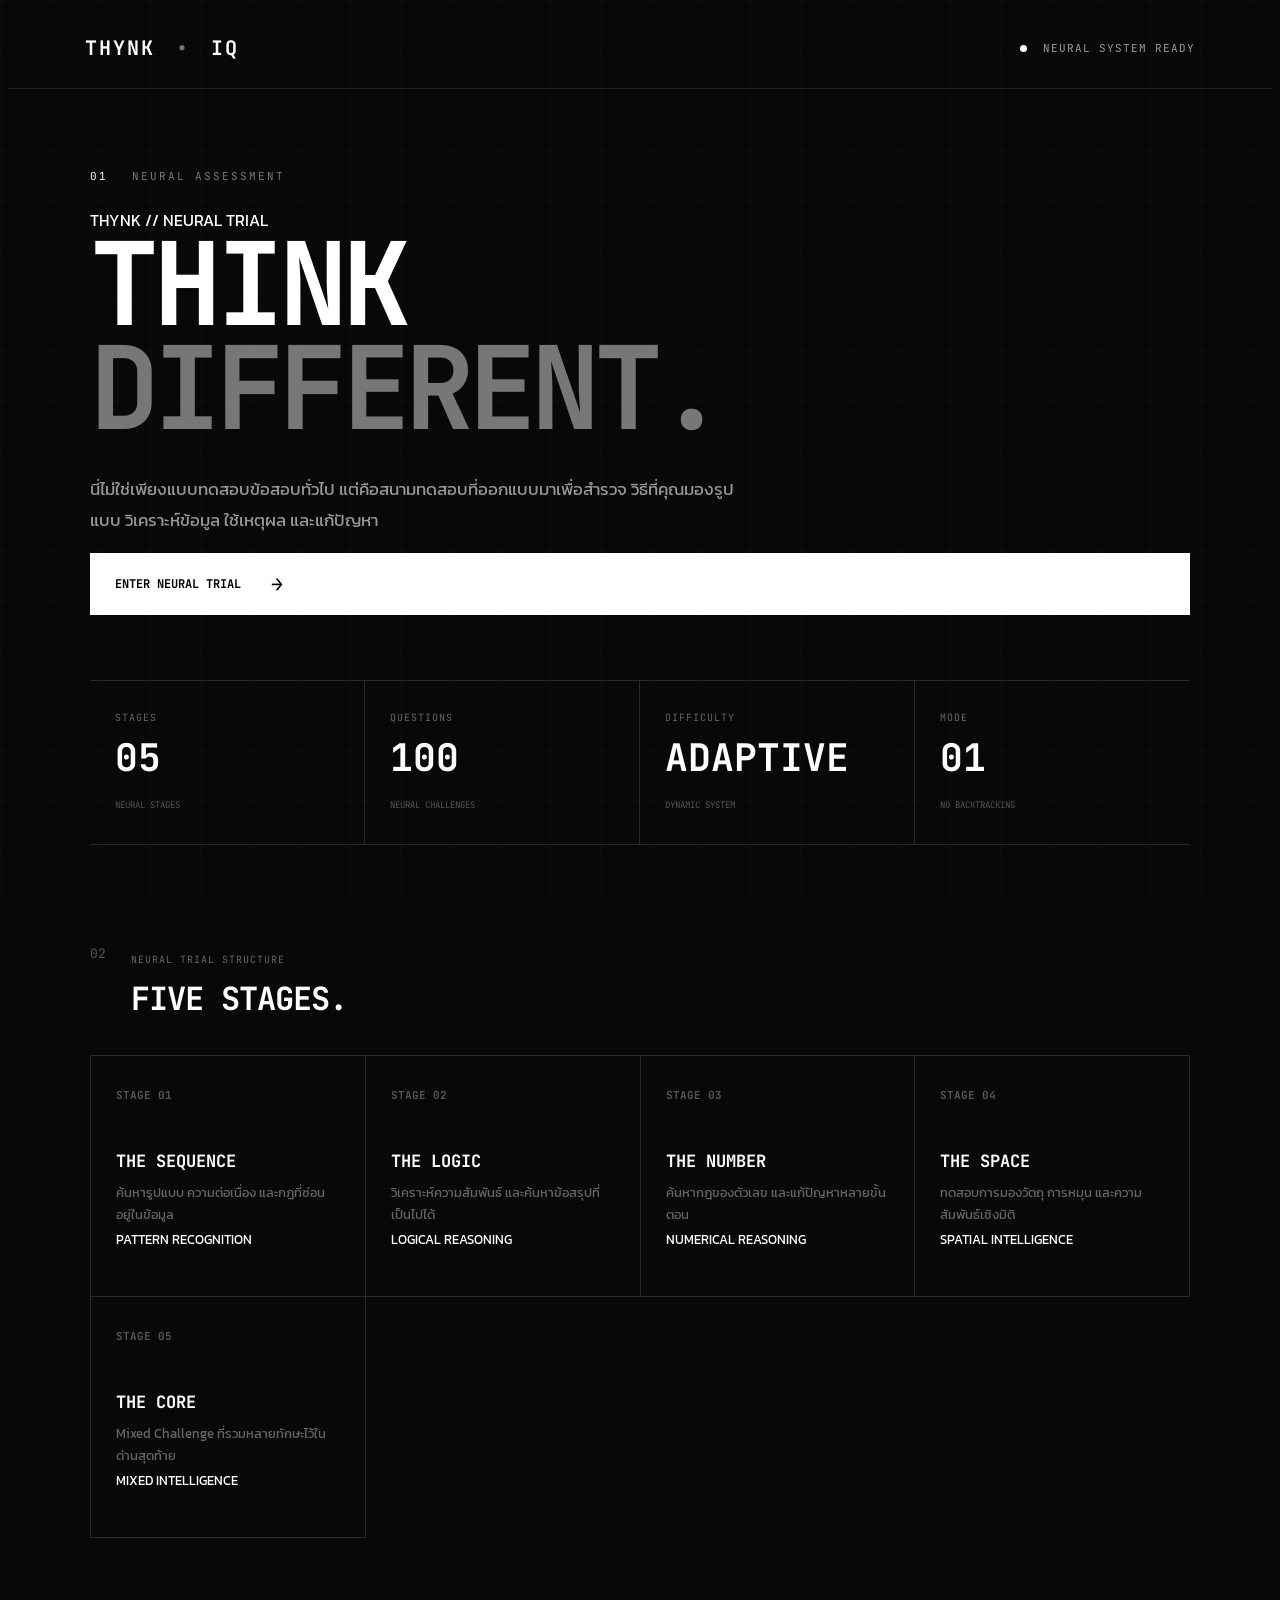
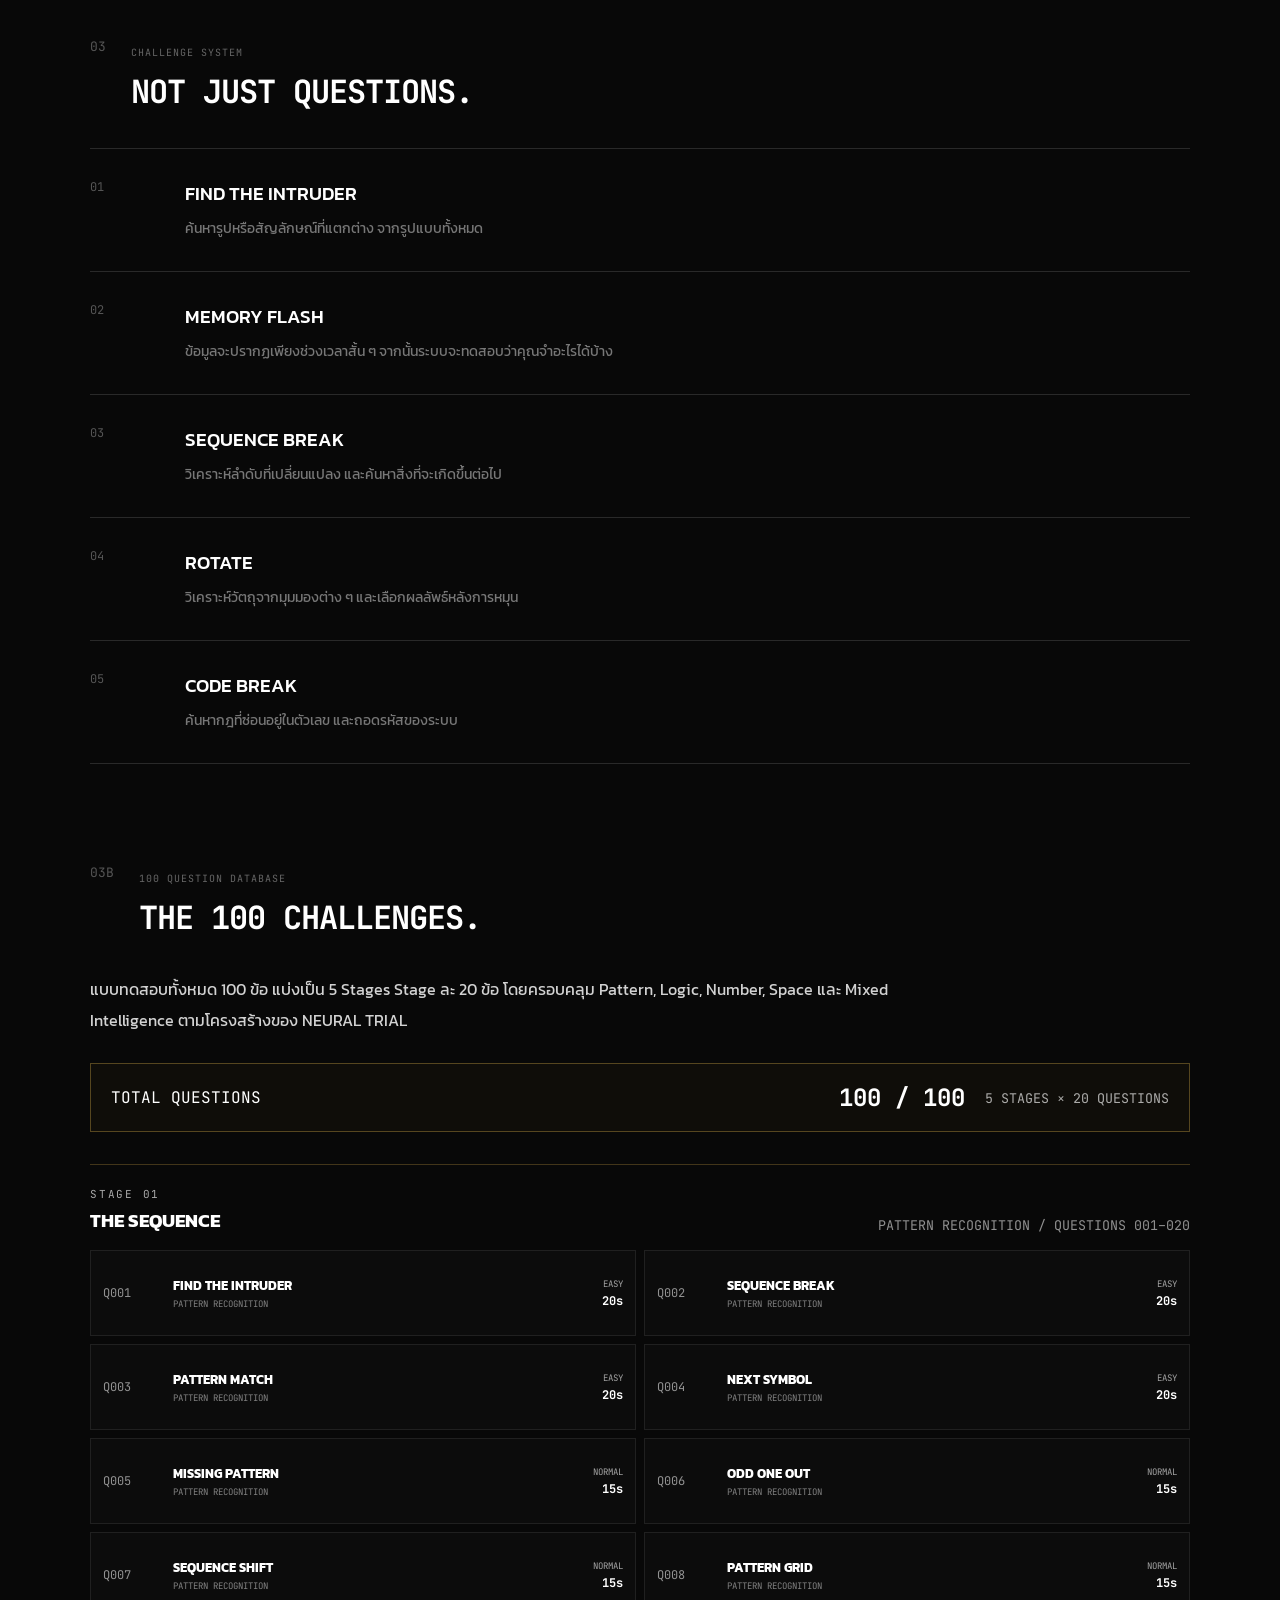
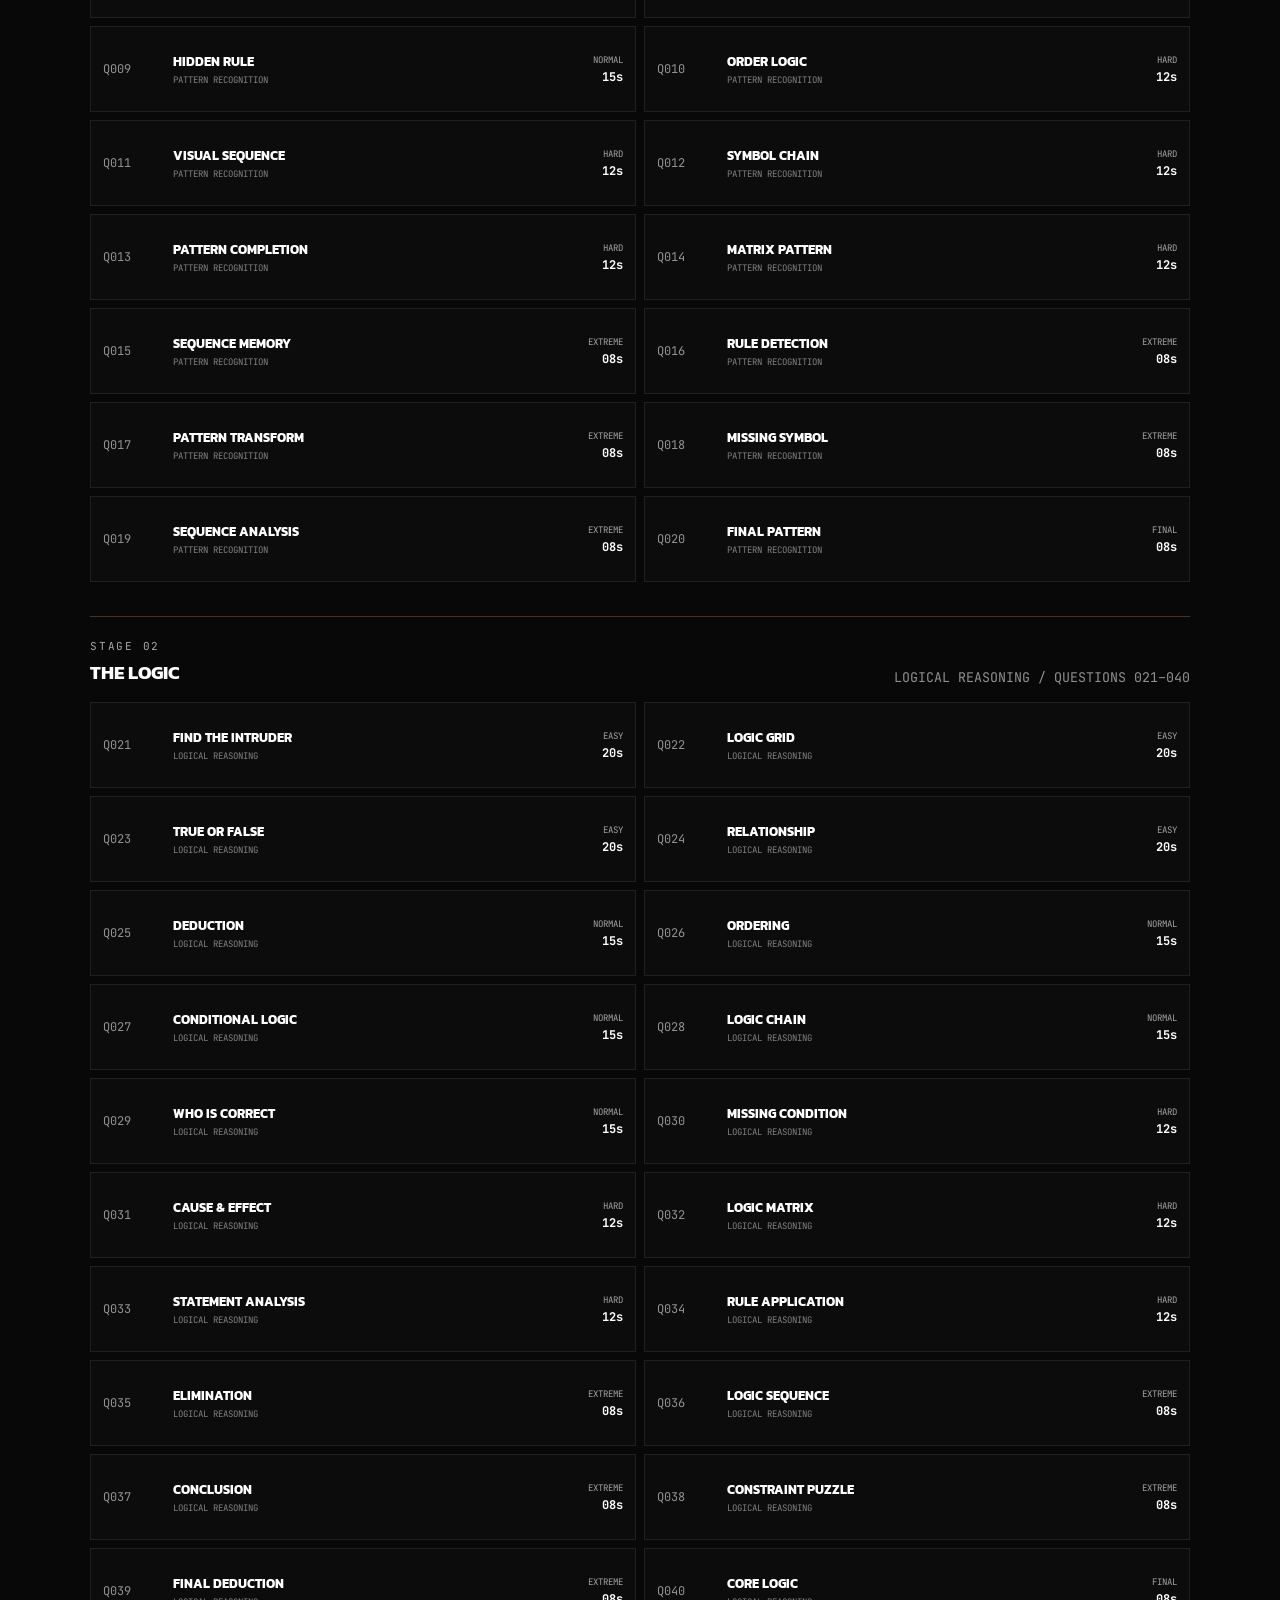
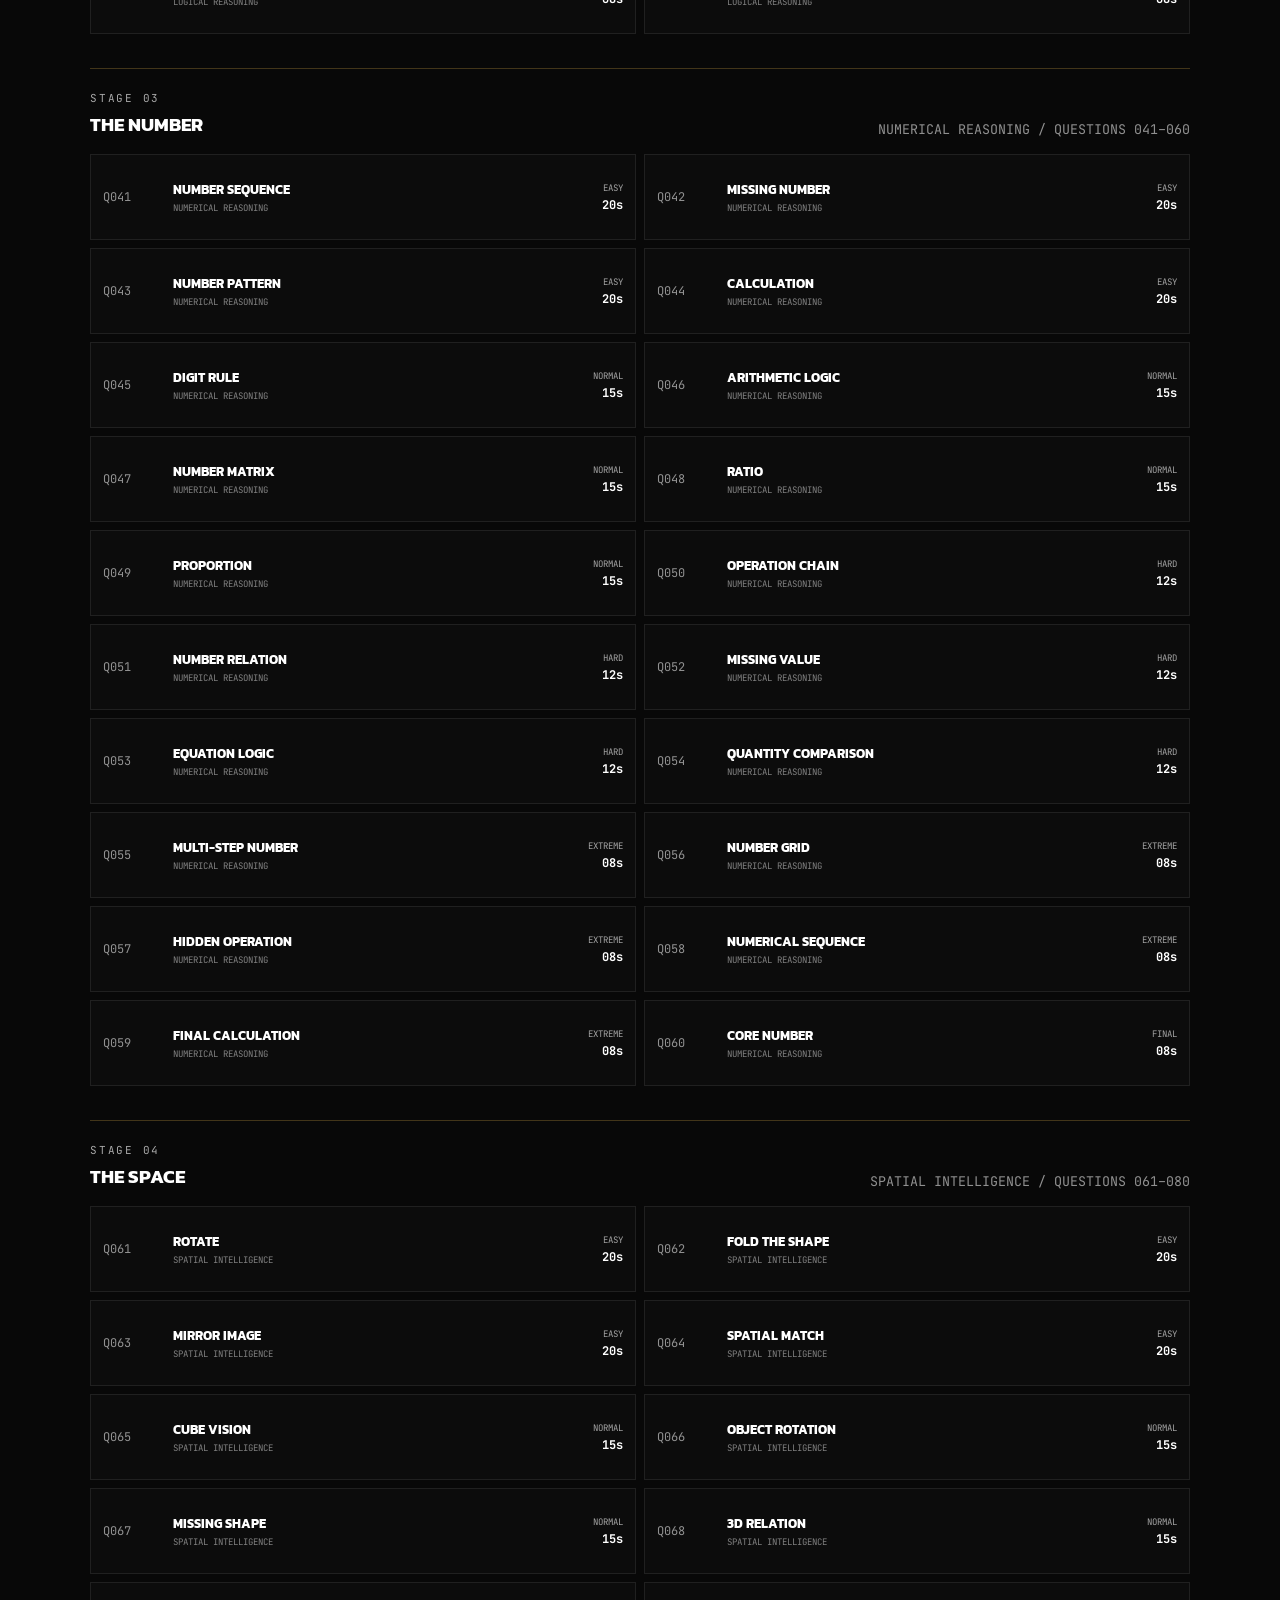
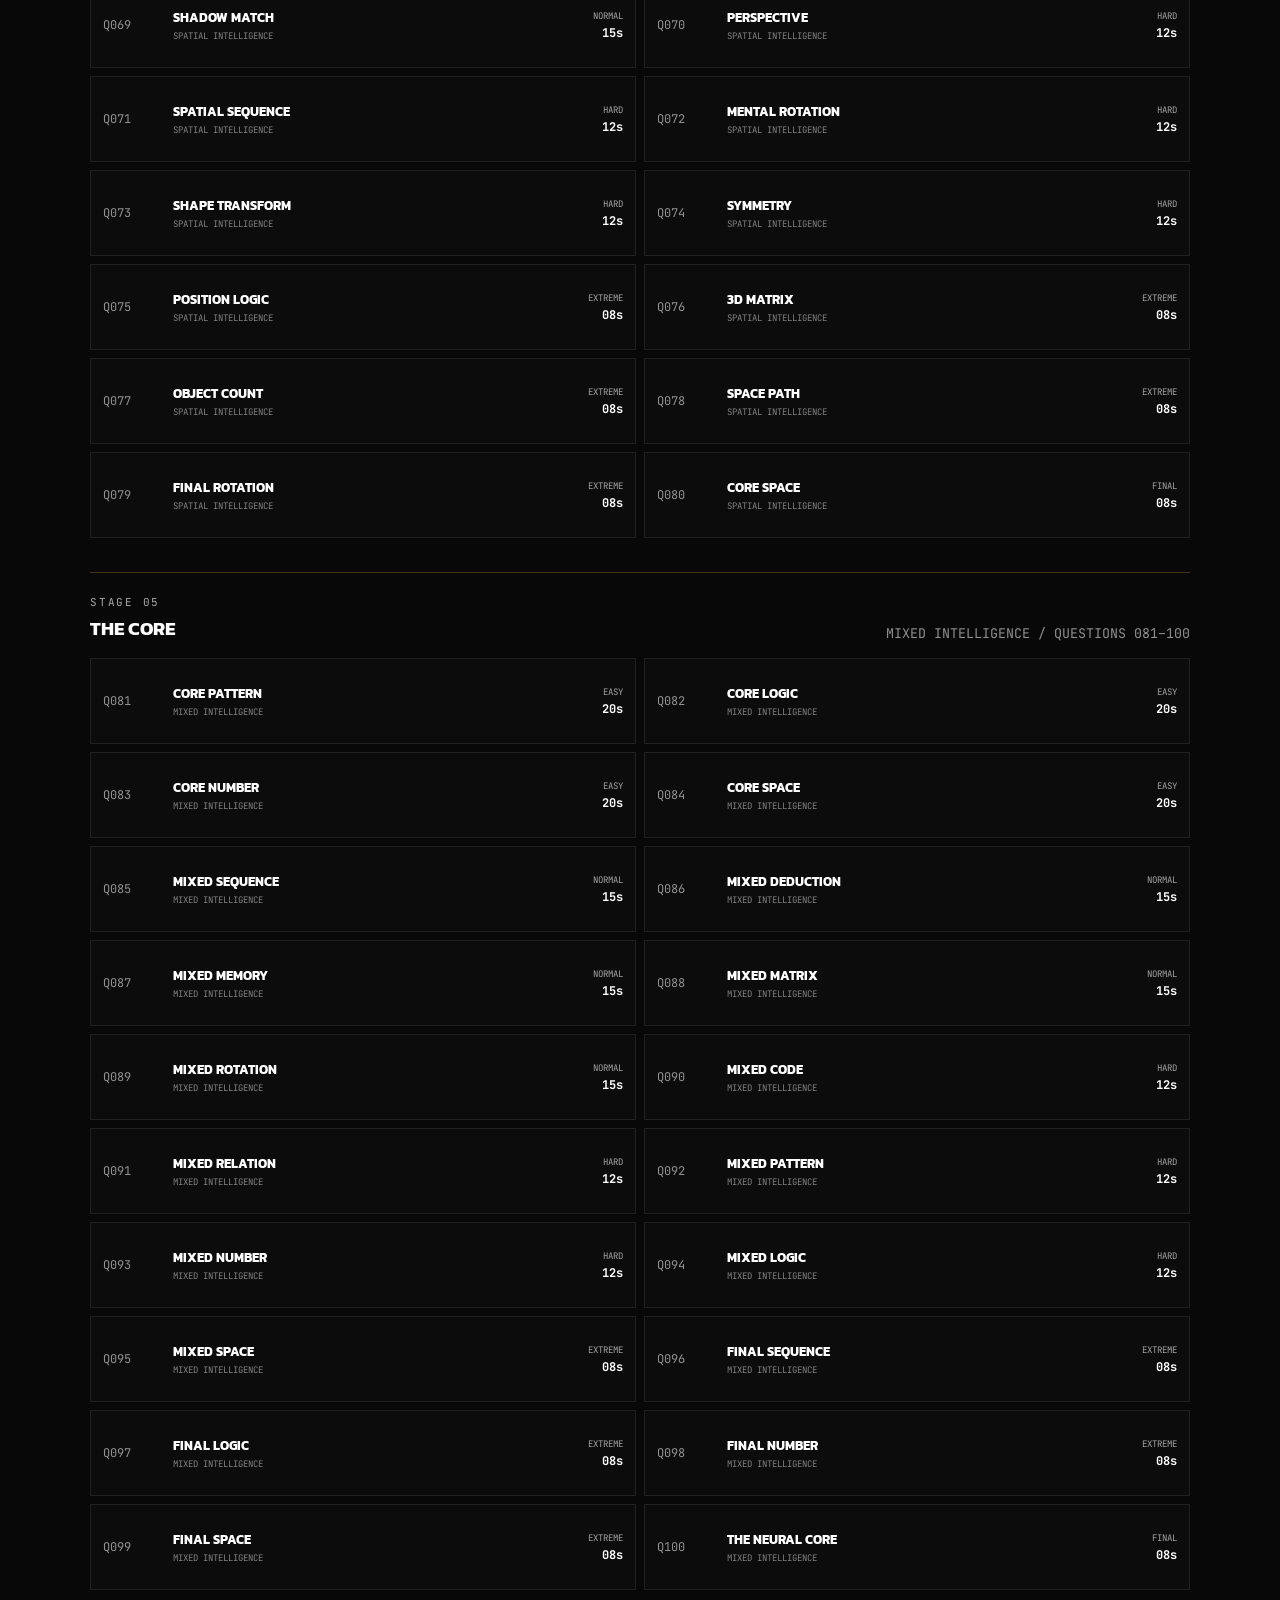
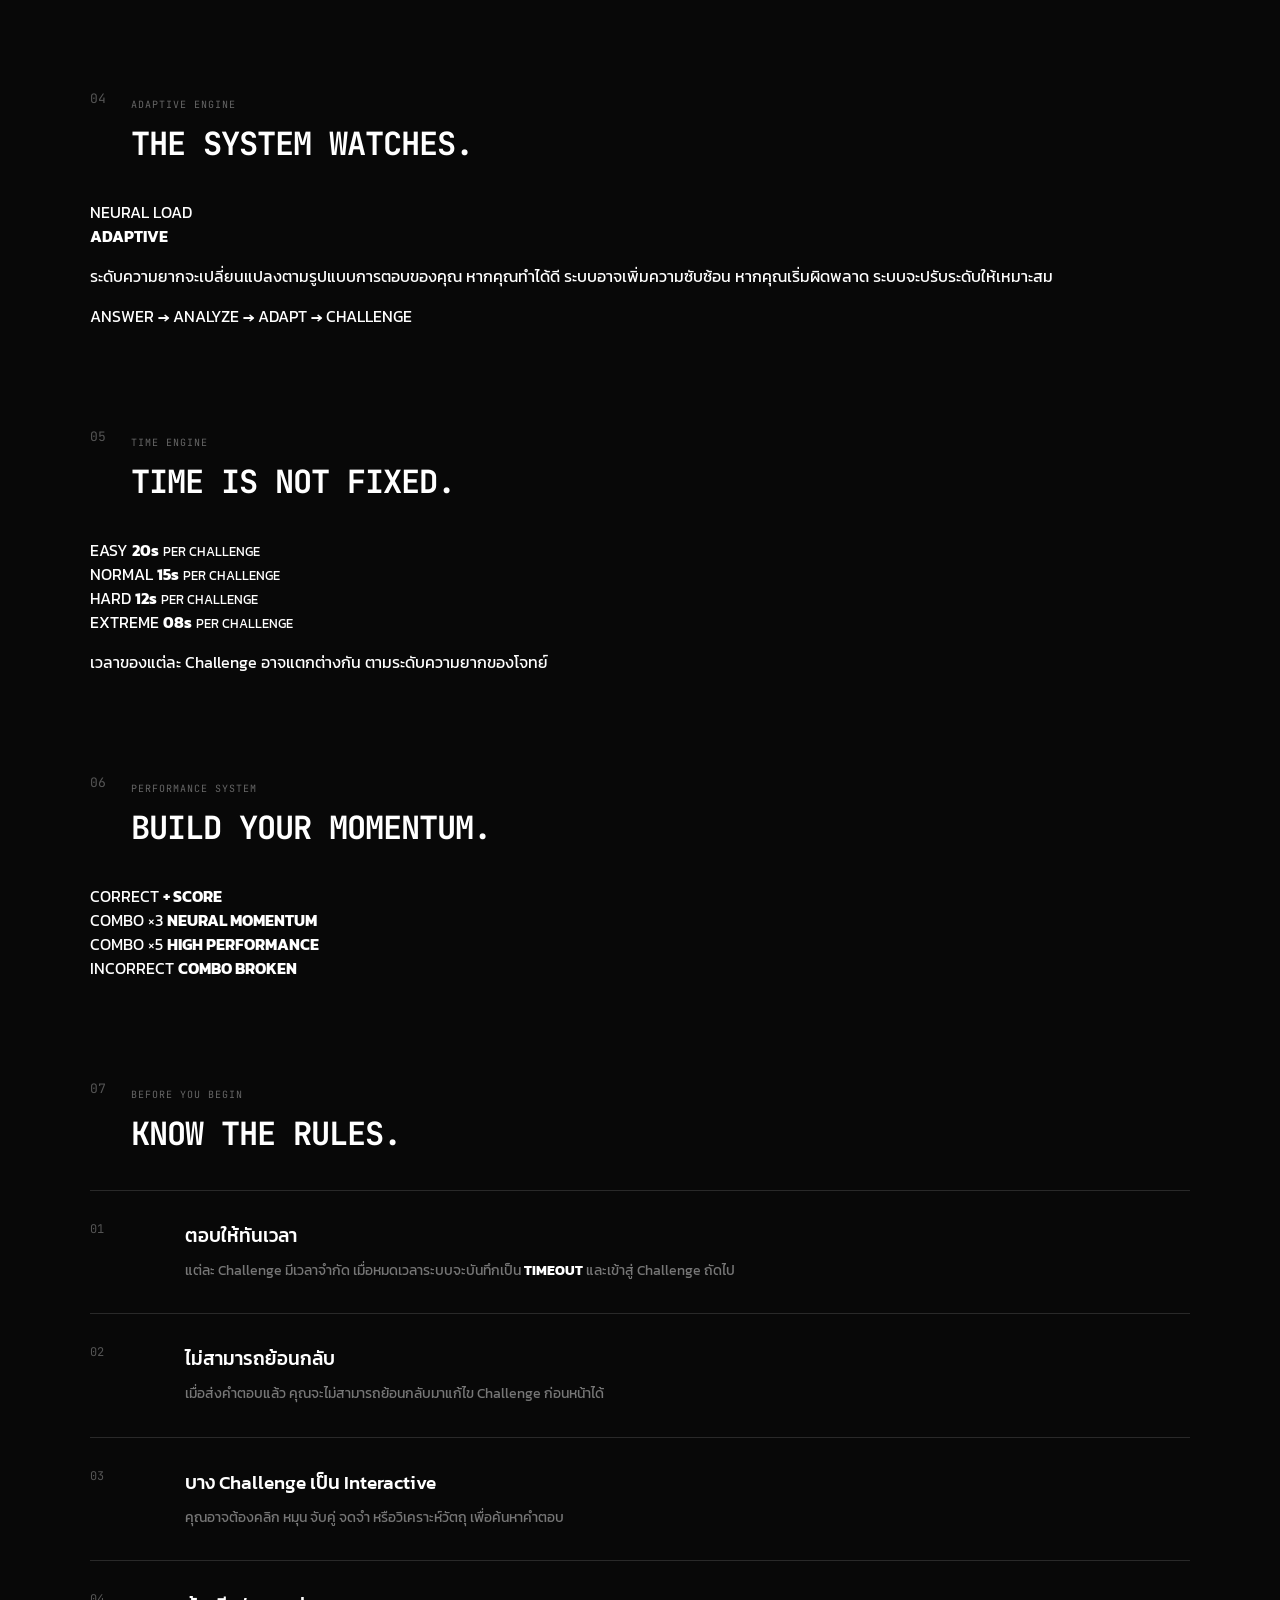
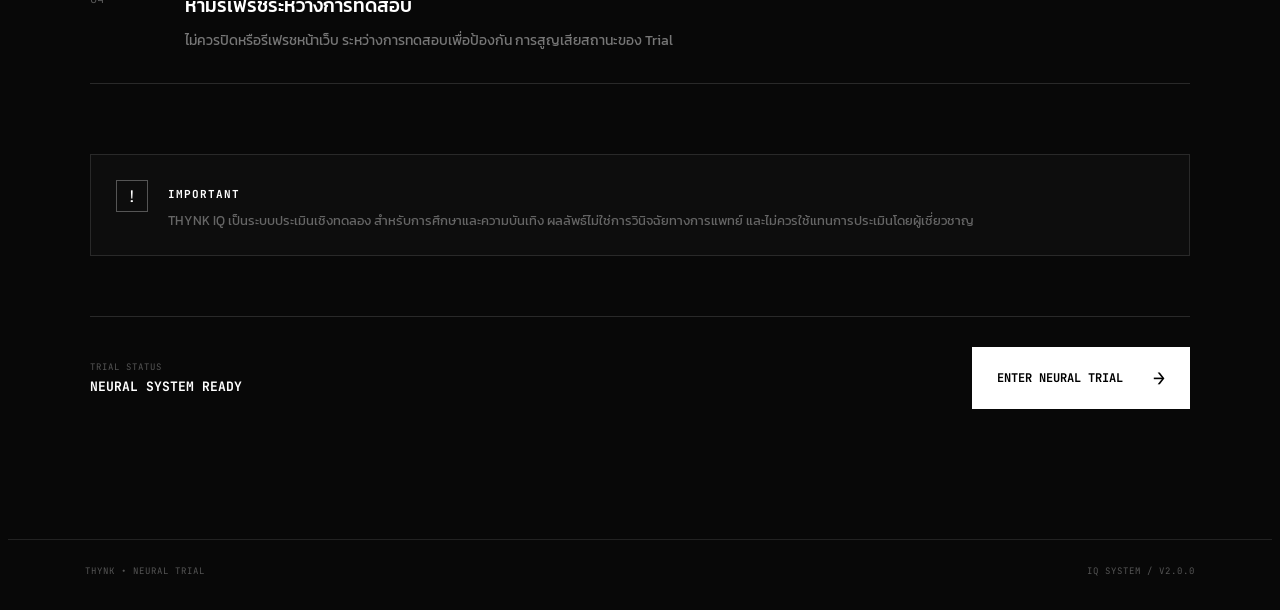
<file: Thynk/iq-instructions.html>
<!DOCTYPE html>
<html lang="th">
<link rel="icon" type="image/png" href="thynk.png">
<head>
    <meta charset="UTF-8">

    <meta name="viewport"
          content="width=device-width, initial-scale=1.0">

    <meta name="description"
          content="THYNK IQ — Neural Trial ระบบทดสอบความสามารถด้านการคิด วิเคราะห์ ตรรกะ รูปแบบ ตัวเลข ความจำ และมิติสัมพันธ์">

    <title>THYNK — NEURAL TRIAL</title>

    <link rel="preconnect" href="https://fonts.googleapis.com">

    <link rel="preconnect"
          href="https://fonts.gstatic.com"
          crossorigin>

    <link href="https://fonts.googleapis.com/css2?family=Kanit:wght@300;400;500;600;700&family=JetBrains+Mono:wght@400;500;600;700&display=swap"
          rel="stylesheet">

    <link rel="stylesheet" href="css/style1.css">

    <style>
        .question-breakdown-intro {
            max-width: 850px;
            margin: 0 0 28px;
            line-height: 1.9;
            opacity: .82;
        }

        .question-total-bar {
            display: grid;
            grid-template-columns: 1fr auto auto;
            gap: 20px;
            align-items: center;
            padding: 18px 20px;
            margin-bottom: 32px;
            border: 1px solid rgba(218,174,72,.35);
            background: rgba(218,174,72,.035);
            font-family: "JetBrains Mono", monospace;
        }

        .question-total-bar strong {
            font-size: 24px;
        }

        .question-total-bar small {
            opacity: .65;
        }

        .question-stage {
            margin: 0 0 34px;
            border-top: 1px solid rgba(218,174,72,.28);
            padding-top: 22px;
        }

        .question-stage-header {
            display: flex;
            justify-content: space-between;
            align-items: flex-end;
            gap: 20px;
            margin-bottom: 16px;
        }

        .question-stage-header span {
            display: block;
            font-family: "JetBrains Mono", monospace;
            font-size: 11px;
            letter-spacing: .16em;
            opacity: .65;
        }

        .question-stage-header h3 {
            margin: 5px 0 0;
        }

        .question-stage-header > small {
            font-family: "JetBrains Mono", monospace;
            opacity: .55;
            text-align: right;
        }

        .question-detail-grid {
            display: grid;
            grid-template-columns: repeat(2, minmax(0, 1fr));
            gap: 8px;
        }

        .question-detail-card {
            display: grid;
            grid-template-columns: 58px 1fr auto;
            gap: 12px;
            align-items: center;
            min-height: 64px;
            padding: 10px 12px;
            border: 1px solid rgba(255,255,255,.08);
            background: rgba(255,255,255,.018);
            transition: border-color .2s, transform .2s;
        }

        .question-detail-card:hover {
            border-color: rgba(218,174,72,.45);
            transform: translateX(2px);
        }

        .question-id {
            font-family: "JetBrains Mono", monospace;
            font-size: 12px;
            opacity: .55;
        }

        .question-info strong {
            display: block;
            font-size: 13px;
        }

        .question-info small {
            display: block;
            margin-top: 3px;
            font-family: "JetBrains Mono", monospace;
            font-size: 9px;
            opacity: .48;
        }

        .question-meta {
            text-align: right;
            font-family: "JetBrains Mono", monospace;
        }

        .question-meta span {
            display: block;
            font-size: 9px;
            opacity: .62;
        }

        .question-meta b {
            display: block;
            margin-top: 3px;
            font-size: 12px;
        }

        @media (max-width: 760px) {
            .question-total-bar {
                grid-template-columns: 1fr;
                gap: 7px;
            }

            .question-stage-header {
                display: block;
            }

            .question-stage-header > small {
                display: block;
                margin-top: 8px;
                text-align: left;
            }

            .question-detail-grid {
                grid-template-columns: 1fr;
            }
        }
    </style>

</head>


<body class="instruction-page">

    <!-- =========================
         BACKGROUND
    ========================== -->

    <div class="instruction-grid"></div>

    <div class="neural-scan"></div>


    <!-- =========================
         HEADER
    ========================== -->

    <header class="instruction-navbar">

        <a href="index.html" class="logo">
            <span>THYNK</span>
            <b>•</b>
            <span>IQ</span>
        </a>

        <div class="instruction-status">
            <i></i>
            NEURAL SYSTEM READY
        </div>

    </header>


    <!-- =========================
         MAIN
    ========================== -->

    <main class="instruction-main">


        <!-- =========================
             TOP LABEL
        ========================== -->

        <div class="instruction-eyebrow">
            <span>01</span>
            NEURAL ASSESSMENT
        </div>


        <!-- =========================
             TITLE
        ========================== -->

        <section class="instruction-title">

            <div class="system-label">
                THYNK // NEURAL TRIAL
            </div>

            <h1>
                THINK
                <span>DIFFERENT.</span>
            </h1>

            <p>
                นี่ไม่ใช่เพียงแบบทดสอบข้อสอบทั่วไป
                แต่คือสนามทดสอบที่ออกแบบมาเพื่อสำรวจ
                วิธีที่คุณมองรูปแบบ วิเคราะห์ข้อมูล
                ใช้เหตุผล และแก้ปัญหา
            </p>
      
        </section>
          <a href="exam.html?type=iq"
               class="begin-button">

                <span>
                    ENTER NEURAL TRIAL
                </span>

                <strong>→</strong>

            </a>

        <!-- =========================
             TRIAL OVERVIEW
        ========================== -->

        <section class="instruction-overview">


            <div class="overview-item">

                <span>STAGES</span>

                <strong>05</strong>

                <small>NEURAL STAGES</small>

            </div>


            <div class="overview-item">

                <span>QUESTIONS</span>

                <strong>100</strong>

                <small>NEURAL CHALLENGES</small>

            </div>


            <div class="overview-item">

                <span>DIFFICULTY</span>

                <strong>ADAPTIVE</strong>

                <small>DYNAMIC SYSTEM</small>

            </div>


            <div class="overview-item">

                <span>MODE</span>

                <strong>01</strong>

                <small>NO BACKTRACKING</small>

            </div>

        </section>

      

        <!-- =========================
             NEURAL STAGES
        ========================== -->

        <section class="iq-domains">


            <div class="domain-title">

                <span>02</span>

                <div>
                    <small>NEURAL TRIAL STRUCTURE</small>

                    <h2>FIVE STAGES.</h2>
                </div>

            </div>


            <div class="domain-grid">


                <!-- STAGE 01 -->

                <div class="domain-card">

                    <strong>STAGE 01</strong>

                    <h3>THE SEQUENCE</h3>

                    <p>
                        ค้นหารูปแบบ ความต่อเนื่อง
                        และกฎที่ซ่อนอยู่ในข้อมูล
                    </p>

                    <small>
                        PATTERN RECOGNITION
                    </small>

                </div>


                <!-- STAGE 02 -->

                <div class="domain-card">

                    <strong>STAGE 02</strong>

                    <h3>THE LOGIC</h3>

                    <p>
                        วิเคราะห์ความสัมพันธ์
                        และค้นหาข้อสรุปที่เป็นไปได้
                    </p>

                    <small>
                        LOGICAL REASONING
                    </small>

                </div>


                <!-- STAGE 03 -->

                <div class="domain-card">

                    <strong>STAGE 03</strong>

                    <h3>THE NUMBER</h3>

                    <p>
                        ค้นหากฎของตัวเลข
                        และแก้ปัญหาหลายขั้นตอน
                    </p>

                    <small>
                        NUMERICAL REASONING
                    </small>

                </div>


                <!-- STAGE 04 -->

                <div class="domain-card">

                    <strong>STAGE 04</strong>

                    <h3>THE SPACE</h3>

                    <p>
                        ทดสอบการมองวัตถุ
                        การหมุน และความสัมพันธ์เชิงมิติ
                    </p>

                    <small>
                        SPATIAL INTELLIGENCE
                    </small>

                </div>


                <!-- STAGE 05 -->

                <div class="domain-card">

                    <strong>STAGE 05</strong>

                    <h3>THE CORE</h3>

                    <p>
                        Mixed Challenge
                        ที่รวมหลายทักษะไว้ในด่านสุดท้าย
                    </p>

                    <small>
                        MIXED INTELLIGENCE
                    </small>

                </div>


            </div>

        </section>



        <!-- =========================
             CHALLENGE TYPES
        ========================== -->

        <section class="instruction-content">


            <div class="instruction-header">

                <span>03</span>

                <div>

                    <small>CHALLENGE SYSTEM</small>

                    <h2>NOT JUST QUESTIONS.</h2>

                </div>

            </div>


            <div class="instruction-list">


                <!-- 01 -->

                <div class="instruction-item">

                    <div class="instruction-number">
                        01
                    </div>

                    <div>

                        <h3>FIND THE INTRUDER</h3>

                        <p>
                            ค้นหารูปหรือสัญลักษณ์ที่แตกต่าง
                            จากรูปแบบทั้งหมด
                        </p>

                    </div>

                </div>


                <!-- 02 -->

                <div class="instruction-item">

                    <div class="instruction-number">
                        02
                    </div>

                    <div>

                        <h3>MEMORY FLASH</h3>

                        <p>
                            ข้อมูลจะปรากฏเพียงช่วงเวลาสั้น ๆ
                            จากนั้นระบบจะทดสอบว่าคุณจำอะไรได้บ้าง
                        </p>

                    </div>

                </div>


                <!-- 03 -->

                <div class="instruction-item">

                    <div class="instruction-number">
                        03
                    </div>

                    <div>

                        <h3>SEQUENCE BREAK</h3>

                        <p>
                            วิเคราะห์ลำดับที่เปลี่ยนแปลง
                            และค้นหาสิ่งที่จะเกิดขึ้นต่อไป
                        </p>

                    </div>

                </div>


                <!-- 04 -->

                <div class="instruction-item">

                    <div class="instruction-number">
                        04
                    </div>

                    <div>

                        <h3>ROTATE</h3>

                        <p>
                            วิเคราะห์วัตถุจากมุมมองต่าง ๆ
                            และเลือกผลลัพธ์หลังการหมุน
                        </p>

                    </div>

                </div>


                <!-- 05 -->

                <div class="instruction-item">

                    <div class="instruction-number">
                        05
                    </div>

                    <div>

                        <h3>CODE BREAK</h3>

                        <p>
                            ค้นหากฎที่ซ่อนอยู่ในตัวเลข
                            และถอดรหัสของระบบ
                        </p>

                    </div>

                </div>


            </div>

        </section>




        <!-- =========================
             100 QUESTION BREAKDOWN
        ========================== -->

        <section class="instruction-content question-breakdown">

            <div class="instruction-header">
                <span>03B</span>
                <div>
                    <small>100 QUESTION DATABASE</small>
                    <h2>THE 100 CHALLENGES.</h2>
                </div>
            </div>

            <p class="question-breakdown-intro">
                แบบทดสอบทั้งหมด 100 ข้อ แบ่งเป็น 5 Stages
                Stage ละ 20 ข้อ โดยครอบคลุม Pattern, Logic, Number,
                Space และ Mixed Intelligence ตามโครงสร้างของ NEURAL TRIAL
            </p>

            <div class="question-total-bar">
                <span>TOTAL QUESTIONS</span>
                <strong>100 / 100</strong>
                <small>5 STAGES × 20 QUESTIONS</small>
            </div>

            
            <div class="question-stage">
                <div class="question-stage-header">
                    <div>
                        <span>STAGE 01</span>
                        <h3>THE SEQUENCE</h3>
                    </div>
                    <small>PATTERN RECOGNITION / QUESTIONS 001–020</small>
                </div>
                <div class="question-detail-grid">
                    
                <div class="question-detail-card">
                    <div class="question-id">Q001</div>
                    <div class="question-info">
                        <strong>FIND THE INTRUDER</strong>
                        <small>PATTERN RECOGNITION</small>
                    </div>
                    <div class="question-meta">
                        <span>EASY</span>
                        <b>20s</b>
                    </div>
                </div>
                <div class="question-detail-card">
                    <div class="question-id">Q002</div>
                    <div class="question-info">
                        <strong>SEQUENCE BREAK</strong>
                        <small>PATTERN RECOGNITION</small>
                    </div>
                    <div class="question-meta">
                        <span>EASY</span>
                        <b>20s</b>
                    </div>
                </div>
                <div class="question-detail-card">
                    <div class="question-id">Q003</div>
                    <div class="question-info">
                        <strong>PATTERN MATCH</strong>
                        <small>PATTERN RECOGNITION</small>
                    </div>
                    <div class="question-meta">
                        <span>EASY</span>
                        <b>20s</b>
                    </div>
                </div>
                <div class="question-detail-card">
                    <div class="question-id">Q004</div>
                    <div class="question-info">
                        <strong>NEXT SYMBOL</strong>
                        <small>PATTERN RECOGNITION</small>
                    </div>
                    <div class="question-meta">
                        <span>EASY</span>
                        <b>20s</b>
                    </div>
                </div>
                <div class="question-detail-card">
                    <div class="question-id">Q005</div>
                    <div class="question-info">
                        <strong>MISSING PATTERN</strong>
                        <small>PATTERN RECOGNITION</small>
                    </div>
                    <div class="question-meta">
                        <span>NORMAL</span>
                        <b>15s</b>
                    </div>
                </div>
                <div class="question-detail-card">
                    <div class="question-id">Q006</div>
                    <div class="question-info">
                        <strong>ODD ONE OUT</strong>
                        <small>PATTERN RECOGNITION</small>
                    </div>
                    <div class="question-meta">
                        <span>NORMAL</span>
                        <b>15s</b>
                    </div>
                </div>
                <div class="question-detail-card">
                    <div class="question-id">Q007</div>
                    <div class="question-info">
                        <strong>SEQUENCE SHIFT</strong>
                        <small>PATTERN RECOGNITION</small>
                    </div>
                    <div class="question-meta">
                        <span>NORMAL</span>
                        <b>15s</b>
                    </div>
                </div>
                <div class="question-detail-card">
                    <div class="question-id">Q008</div>
                    <div class="question-info">
                        <strong>PATTERN GRID</strong>
                        <small>PATTERN RECOGNITION</small>
                    </div>
                    <div class="question-meta">
                        <span>NORMAL</span>
                        <b>15s</b>
                    </div>
                </div>
                <div class="question-detail-card">
                    <div class="question-id">Q009</div>
                    <div class="question-info">
                        <strong>HIDDEN RULE</strong>
                        <small>PATTERN RECOGNITION</small>
                    </div>
                    <div class="question-meta">
                        <span>NORMAL</span>
                        <b>15s</b>
                    </div>
                </div>
                <div class="question-detail-card">
                    <div class="question-id">Q010</div>
                    <div class="question-info">
                        <strong>ORDER LOGIC</strong>
                        <small>PATTERN RECOGNITION</small>
                    </div>
                    <div class="question-meta">
                        <span>HARD</span>
                        <b>12s</b>
                    </div>
                </div>
                <div class="question-detail-card">
                    <div class="question-id">Q011</div>
                    <div class="question-info">
                        <strong>VISUAL SEQUENCE</strong>
                        <small>PATTERN RECOGNITION</small>
                    </div>
                    <div class="question-meta">
                        <span>HARD</span>
                        <b>12s</b>
                    </div>
                </div>
                <div class="question-detail-card">
                    <div class="question-id">Q012</div>
                    <div class="question-info">
                        <strong>SYMBOL CHAIN</strong>
                        <small>PATTERN RECOGNITION</small>
                    </div>
                    <div class="question-meta">
                        <span>HARD</span>
                        <b>12s</b>
                    </div>
                </div>
                <div class="question-detail-card">
                    <div class="question-id">Q013</div>
                    <div class="question-info">
                        <strong>PATTERN COMPLETION</strong>
                        <small>PATTERN RECOGNITION</small>
                    </div>
                    <div class="question-meta">
                        <span>HARD</span>
                        <b>12s</b>
                    </div>
                </div>
                <div class="question-detail-card">
                    <div class="question-id">Q014</div>
                    <div class="question-info">
                        <strong>MATRIX PATTERN</strong>
                        <small>PATTERN RECOGNITION</small>
                    </div>
                    <div class="question-meta">
                        <span>HARD</span>
                        <b>12s</b>
                    </div>
                </div>
                <div class="question-detail-card">
                    <div class="question-id">Q015</div>
                    <div class="question-info">
                        <strong>SEQUENCE MEMORY</strong>
                        <small>PATTERN RECOGNITION</small>
                    </div>
                    <div class="question-meta">
                        <span>EXTREME</span>
                        <b>08s</b>
                    </div>
                </div>
                <div class="question-detail-card">
                    <div class="question-id">Q016</div>
                    <div class="question-info">
                        <strong>RULE DETECTION</strong>
                        <small>PATTERN RECOGNITION</small>
                    </div>
                    <div class="question-meta">
                        <span>EXTREME</span>
                        <b>08s</b>
                    </div>
                </div>
                <div class="question-detail-card">
                    <div class="question-id">Q017</div>
                    <div class="question-info">
                        <strong>PATTERN TRANSFORM</strong>
                        <small>PATTERN RECOGNITION</small>
                    </div>
                    <div class="question-meta">
                        <span>EXTREME</span>
                        <b>08s</b>
                    </div>
                </div>
                <div class="question-detail-card">
                    <div class="question-id">Q018</div>
                    <div class="question-info">
                        <strong>MISSING SYMBOL</strong>
                        <small>PATTERN RECOGNITION</small>
                    </div>
                    <div class="question-meta">
                        <span>EXTREME</span>
                        <b>08s</b>
                    </div>
                </div>
                <div class="question-detail-card">
                    <div class="question-id">Q019</div>
                    <div class="question-info">
                        <strong>SEQUENCE ANALYSIS</strong>
                        <small>PATTERN RECOGNITION</small>
                    </div>
                    <div class="question-meta">
                        <span>EXTREME</span>
                        <b>08s</b>
                    </div>
                </div>
                <div class="question-detail-card">
                    <div class="question-id">Q020</div>
                    <div class="question-info">
                        <strong>FINAL PATTERN</strong>
                        <small>PATTERN RECOGNITION</small>
                    </div>
                    <div class="question-meta">
                        <span>FINAL</span>
                        <b>08s</b>
                    </div>
                </div>
                </div>
            </div>
            <div class="question-stage">
                <div class="question-stage-header">
                    <div>
                        <span>STAGE 02</span>
                        <h3>THE LOGIC</h3>
                    </div>
                    <small>LOGICAL REASONING / QUESTIONS 021–040</small>
                </div>
                <div class="question-detail-grid">
                    
                <div class="question-detail-card">
                    <div class="question-id">Q021</div>
                    <div class="question-info">
                        <strong>FIND THE INTRUDER</strong>
                        <small>LOGICAL REASONING</small>
                    </div>
                    <div class="question-meta">
                        <span>EASY</span>
                        <b>20s</b>
                    </div>
                </div>
                <div class="question-detail-card">
                    <div class="question-id">Q022</div>
                    <div class="question-info">
                        <strong>LOGIC GRID</strong>
                        <small>LOGICAL REASONING</small>
                    </div>
                    <div class="question-meta">
                        <span>EASY</span>
                        <b>20s</b>
                    </div>
                </div>
                <div class="question-detail-card">
                    <div class="question-id">Q023</div>
                    <div class="question-info">
                        <strong>TRUE OR FALSE</strong>
                        <small>LOGICAL REASONING</small>
                    </div>
                    <div class="question-meta">
                        <span>EASY</span>
                        <b>20s</b>
                    </div>
                </div>
                <div class="question-detail-card">
                    <div class="question-id">Q024</div>
                    <div class="question-info">
                        <strong>RELATIONSHIP</strong>
                        <small>LOGICAL REASONING</small>
                    </div>
                    <div class="question-meta">
                        <span>EASY</span>
                        <b>20s</b>
                    </div>
                </div>
                <div class="question-detail-card">
                    <div class="question-id">Q025</div>
                    <div class="question-info">
                        <strong>DEDUCTION</strong>
                        <small>LOGICAL REASONING</small>
                    </div>
                    <div class="question-meta">
                        <span>NORMAL</span>
                        <b>15s</b>
                    </div>
                </div>
                <div class="question-detail-card">
                    <div class="question-id">Q026</div>
                    <div class="question-info">
                        <strong>ORDERING</strong>
                        <small>LOGICAL REASONING</small>
                    </div>
                    <div class="question-meta">
                        <span>NORMAL</span>
                        <b>15s</b>
                    </div>
                </div>
                <div class="question-detail-card">
                    <div class="question-id">Q027</div>
                    <div class="question-info">
                        <strong>CONDITIONAL LOGIC</strong>
                        <small>LOGICAL REASONING</small>
                    </div>
                    <div class="question-meta">
                        <span>NORMAL</span>
                        <b>15s</b>
                    </div>
                </div>
                <div class="question-detail-card">
                    <div class="question-id">Q028</div>
                    <div class="question-info">
                        <strong>LOGIC CHAIN</strong>
                        <small>LOGICAL REASONING</small>
                    </div>
                    <div class="question-meta">
                        <span>NORMAL</span>
                        <b>15s</b>
                    </div>
                </div>
                <div class="question-detail-card">
                    <div class="question-id">Q029</div>
                    <div class="question-info">
                        <strong>WHO IS CORRECT</strong>
                        <small>LOGICAL REASONING</small>
                    </div>
                    <div class="question-meta">
                        <span>NORMAL</span>
                        <b>15s</b>
                    </div>
                </div>
                <div class="question-detail-card">
                    <div class="question-id">Q030</div>
                    <div class="question-info">
                        <strong>MISSING CONDITION</strong>
                        <small>LOGICAL REASONING</small>
                    </div>
                    <div class="question-meta">
                        <span>HARD</span>
                        <b>12s</b>
                    </div>
                </div>
                <div class="question-detail-card">
                    <div class="question-id">Q031</div>
                    <div class="question-info">
                        <strong>CAUSE & EFFECT</strong>
                        <small>LOGICAL REASONING</small>
                    </div>
                    <div class="question-meta">
                        <span>HARD</span>
                        <b>12s</b>
                    </div>
                </div>
                <div class="question-detail-card">
                    <div class="question-id">Q032</div>
                    <div class="question-info">
                        <strong>LOGIC MATRIX</strong>
                        <small>LOGICAL REASONING</small>
                    </div>
                    <div class="question-meta">
                        <span>HARD</span>
                        <b>12s</b>
                    </div>
                </div>
                <div class="question-detail-card">
                    <div class="question-id">Q033</div>
                    <div class="question-info">
                        <strong>STATEMENT ANALYSIS</strong>
                        <small>LOGICAL REASONING</small>
                    </div>
                    <div class="question-meta">
                        <span>HARD</span>
                        <b>12s</b>
                    </div>
                </div>
                <div class="question-detail-card">
                    <div class="question-id">Q034</div>
                    <div class="question-info">
                        <strong>RULE APPLICATION</strong>
                        <small>LOGICAL REASONING</small>
                    </div>
                    <div class="question-meta">
                        <span>HARD</span>
                        <b>12s</b>
                    </div>
                </div>
                <div class="question-detail-card">
                    <div class="question-id">Q035</div>
                    <div class="question-info">
                        <strong>ELIMINATION</strong>
                        <small>LOGICAL REASONING</small>
                    </div>
                    <div class="question-meta">
                        <span>EXTREME</span>
                        <b>08s</b>
                    </div>
                </div>
                <div class="question-detail-card">
                    <div class="question-id">Q036</div>
                    <div class="question-info">
                        <strong>LOGIC SEQUENCE</strong>
                        <small>LOGICAL REASONING</small>
                    </div>
                    <div class="question-meta">
                        <span>EXTREME</span>
                        <b>08s</b>
                    </div>
                </div>
                <div class="question-detail-card">
                    <div class="question-id">Q037</div>
                    <div class="question-info">
                        <strong>CONCLUSION</strong>
                        <small>LOGICAL REASONING</small>
                    </div>
                    <div class="question-meta">
                        <span>EXTREME</span>
                        <b>08s</b>
                    </div>
                </div>
                <div class="question-detail-card">
                    <div class="question-id">Q038</div>
                    <div class="question-info">
                        <strong>CONSTRAINT PUZZLE</strong>
                        <small>LOGICAL REASONING</small>
                    </div>
                    <div class="question-meta">
                        <span>EXTREME</span>
                        <b>08s</b>
                    </div>
                </div>
                <div class="question-detail-card">
                    <div class="question-id">Q039</div>
                    <div class="question-info">
                        <strong>FINAL DEDUCTION</strong>
                        <small>LOGICAL REASONING</small>
                    </div>
                    <div class="question-meta">
                        <span>EXTREME</span>
                        <b>08s</b>
                    </div>
                </div>
                <div class="question-detail-card">
                    <div class="question-id">Q040</div>
                    <div class="question-info">
                        <strong>CORE LOGIC</strong>
                        <small>LOGICAL REASONING</small>
                    </div>
                    <div class="question-meta">
                        <span>FINAL</span>
                        <b>08s</b>
                    </div>
                </div>
                </div>
            </div>
            <div class="question-stage">
                <div class="question-stage-header">
                    <div>
                        <span>STAGE 03</span>
                        <h3>THE NUMBER</h3>
                    </div>
                    <small>NUMERICAL REASONING / QUESTIONS 041–060</small>
                </div>
                <div class="question-detail-grid">
                    
                <div class="question-detail-card">
                    <div class="question-id">Q041</div>
                    <div class="question-info">
                        <strong>NUMBER SEQUENCE</strong>
                        <small>NUMERICAL REASONING</small>
                    </div>
                    <div class="question-meta">
                        <span>EASY</span>
                        <b>20s</b>
                    </div>
                </div>
                <div class="question-detail-card">
                    <div class="question-id">Q042</div>
                    <div class="question-info">
                        <strong>MISSING NUMBER</strong>
                        <small>NUMERICAL REASONING</small>
                    </div>
                    <div class="question-meta">
                        <span>EASY</span>
                        <b>20s</b>
                    </div>
                </div>
                <div class="question-detail-card">
                    <div class="question-id">Q043</div>
                    <div class="question-info">
                        <strong>NUMBER PATTERN</strong>
                        <small>NUMERICAL REASONING</small>
                    </div>
                    <div class="question-meta">
                        <span>EASY</span>
                        <b>20s</b>
                    </div>
                </div>
                <div class="question-detail-card">
                    <div class="question-id">Q044</div>
                    <div class="question-info">
                        <strong>CALCULATION</strong>
                        <small>NUMERICAL REASONING</small>
                    </div>
                    <div class="question-meta">
                        <span>EASY</span>
                        <b>20s</b>
                    </div>
                </div>
                <div class="question-detail-card">
                    <div class="question-id">Q045</div>
                    <div class="question-info">
                        <strong>DIGIT RULE</strong>
                        <small>NUMERICAL REASONING</small>
                    </div>
                    <div class="question-meta">
                        <span>NORMAL</span>
                        <b>15s</b>
                    </div>
                </div>
                <div class="question-detail-card">
                    <div class="question-id">Q046</div>
                    <div class="question-info">
                        <strong>ARITHMETIC LOGIC</strong>
                        <small>NUMERICAL REASONING</small>
                    </div>
                    <div class="question-meta">
                        <span>NORMAL</span>
                        <b>15s</b>
                    </div>
                </div>
                <div class="question-detail-card">
                    <div class="question-id">Q047</div>
                    <div class="question-info">
                        <strong>NUMBER MATRIX</strong>
                        <small>NUMERICAL REASONING</small>
                    </div>
                    <div class="question-meta">
                        <span>NORMAL</span>
                        <b>15s</b>
                    </div>
                </div>
                <div class="question-detail-card">
                    <div class="question-id">Q048</div>
                    <div class="question-info">
                        <strong>RATIO</strong>
                        <small>NUMERICAL REASONING</small>
                    </div>
                    <div class="question-meta">
                        <span>NORMAL</span>
                        <b>15s</b>
                    </div>
                </div>
                <div class="question-detail-card">
                    <div class="question-id">Q049</div>
                    <div class="question-info">
                        <strong>PROPORTION</strong>
                        <small>NUMERICAL REASONING</small>
                    </div>
                    <div class="question-meta">
                        <span>NORMAL</span>
                        <b>15s</b>
                    </div>
                </div>
                <div class="question-detail-card">
                    <div class="question-id">Q050</div>
                    <div class="question-info">
                        <strong>OPERATION CHAIN</strong>
                        <small>NUMERICAL REASONING</small>
                    </div>
                    <div class="question-meta">
                        <span>HARD</span>
                        <b>12s</b>
                    </div>
                </div>
                <div class="question-detail-card">
                    <div class="question-id">Q051</div>
                    <div class="question-info">
                        <strong>NUMBER RELATION</strong>
                        <small>NUMERICAL REASONING</small>
                    </div>
                    <div class="question-meta">
                        <span>HARD</span>
                        <b>12s</b>
                    </div>
                </div>
                <div class="question-detail-card">
                    <div class="question-id">Q052</div>
                    <div class="question-info">
                        <strong>MISSING VALUE</strong>
                        <small>NUMERICAL REASONING</small>
                    </div>
                    <div class="question-meta">
                        <span>HARD</span>
                        <b>12s</b>
                    </div>
                </div>
                <div class="question-detail-card">
                    <div class="question-id">Q053</div>
                    <div class="question-info">
                        <strong>EQUATION LOGIC</strong>
                        <small>NUMERICAL REASONING</small>
                    </div>
                    <div class="question-meta">
                        <span>HARD</span>
                        <b>12s</b>
                    </div>
                </div>
                <div class="question-detail-card">
                    <div class="question-id">Q054</div>
                    <div class="question-info">
                        <strong>QUANTITY COMPARISON</strong>
                        <small>NUMERICAL REASONING</small>
                    </div>
                    <div class="question-meta">
                        <span>HARD</span>
                        <b>12s</b>
                    </div>
                </div>
                <div class="question-detail-card">
                    <div class="question-id">Q055</div>
                    <div class="question-info">
                        <strong>MULTI-STEP NUMBER</strong>
                        <small>NUMERICAL REASONING</small>
                    </div>
                    <div class="question-meta">
                        <span>EXTREME</span>
                        <b>08s</b>
                    </div>
                </div>
                <div class="question-detail-card">
                    <div class="question-id">Q056</div>
                    <div class="question-info">
                        <strong>NUMBER GRID</strong>
                        <small>NUMERICAL REASONING</small>
                    </div>
                    <div class="question-meta">
                        <span>EXTREME</span>
                        <b>08s</b>
                    </div>
                </div>
                <div class="question-detail-card">
                    <div class="question-id">Q057</div>
                    <div class="question-info">
                        <strong>HIDDEN OPERATION</strong>
                        <small>NUMERICAL REASONING</small>
                    </div>
                    <div class="question-meta">
                        <span>EXTREME</span>
                        <b>08s</b>
                    </div>
                </div>
                <div class="question-detail-card">
                    <div class="question-id">Q058</div>
                    <div class="question-info">
                        <strong>NUMERICAL SEQUENCE</strong>
                        <small>NUMERICAL REASONING</small>
                    </div>
                    <div class="question-meta">
                        <span>EXTREME</span>
                        <b>08s</b>
                    </div>
                </div>
                <div class="question-detail-card">
                    <div class="question-id">Q059</div>
                    <div class="question-info">
                        <strong>FINAL CALCULATION</strong>
                        <small>NUMERICAL REASONING</small>
                    </div>
                    <div class="question-meta">
                        <span>EXTREME</span>
                        <b>08s</b>
                    </div>
                </div>
                <div class="question-detail-card">
                    <div class="question-id">Q060</div>
                    <div class="question-info">
                        <strong>CORE NUMBER</strong>
                        <small>NUMERICAL REASONING</small>
                    </div>
                    <div class="question-meta">
                        <span>FINAL</span>
                        <b>08s</b>
                    </div>
                </div>
                </div>
            </div>
            <div class="question-stage">
                <div class="question-stage-header">
                    <div>
                        <span>STAGE 04</span>
                        <h3>THE SPACE</h3>
                    </div>
                    <small>SPATIAL INTELLIGENCE / QUESTIONS 061–080</small>
                </div>
                <div class="question-detail-grid">
                    
                <div class="question-detail-card">
                    <div class="question-id">Q061</div>
                    <div class="question-info">
                        <strong>ROTATE</strong>
                        <small>SPATIAL INTELLIGENCE</small>
                    </div>
                    <div class="question-meta">
                        <span>EASY</span>
                        <b>20s</b>
                    </div>
                </div>
                <div class="question-detail-card">
                    <div class="question-id">Q062</div>
                    <div class="question-info">
                        <strong>FOLD THE SHAPE</strong>
                        <small>SPATIAL INTELLIGENCE</small>
                    </div>
                    <div class="question-meta">
                        <span>EASY</span>
                        <b>20s</b>
                    </div>
                </div>
                <div class="question-detail-card">
                    <div class="question-id">Q063</div>
                    <div class="question-info">
                        <strong>MIRROR IMAGE</strong>
                        <small>SPATIAL INTELLIGENCE</small>
                    </div>
                    <div class="question-meta">
                        <span>EASY</span>
                        <b>20s</b>
                    </div>
                </div>
                <div class="question-detail-card">
                    <div class="question-id">Q064</div>
                    <div class="question-info">
                        <strong>SPATIAL MATCH</strong>
                        <small>SPATIAL INTELLIGENCE</small>
                    </div>
                    <div class="question-meta">
                        <span>EASY</span>
                        <b>20s</b>
                    </div>
                </div>
                <div class="question-detail-card">
                    <div class="question-id">Q065</div>
                    <div class="question-info">
                        <strong>CUBE VISION</strong>
                        <small>SPATIAL INTELLIGENCE</small>
                    </div>
                    <div class="question-meta">
                        <span>NORMAL</span>
                        <b>15s</b>
                    </div>
                </div>
                <div class="question-detail-card">
                    <div class="question-id">Q066</div>
                    <div class="question-info">
                        <strong>OBJECT ROTATION</strong>
                        <small>SPATIAL INTELLIGENCE</small>
                    </div>
                    <div class="question-meta">
                        <span>NORMAL</span>
                        <b>15s</b>
                    </div>
                </div>
                <div class="question-detail-card">
                    <div class="question-id">Q067</div>
                    <div class="question-info">
                        <strong>MISSING SHAPE</strong>
                        <small>SPATIAL INTELLIGENCE</small>
                    </div>
                    <div class="question-meta">
                        <span>NORMAL</span>
                        <b>15s</b>
                    </div>
                </div>
                <div class="question-detail-card">
                    <div class="question-id">Q068</div>
                    <div class="question-info">
                        <strong>3D RELATION</strong>
                        <small>SPATIAL INTELLIGENCE</small>
                    </div>
                    <div class="question-meta">
                        <span>NORMAL</span>
                        <b>15s</b>
                    </div>
                </div>
                <div class="question-detail-card">
                    <div class="question-id">Q069</div>
                    <div class="question-info">
                        <strong>SHADOW MATCH</strong>
                        <small>SPATIAL INTELLIGENCE</small>
                    </div>
                    <div class="question-meta">
                        <span>NORMAL</span>
                        <b>15s</b>
                    </div>
                </div>
                <div class="question-detail-card">
                    <div class="question-id">Q070</div>
                    <div class="question-info">
                        <strong>PERSPECTIVE</strong>
                        <small>SPATIAL INTELLIGENCE</small>
                    </div>
                    <div class="question-meta">
                        <span>HARD</span>
                        <b>12s</b>
                    </div>
                </div>
                <div class="question-detail-card">
                    <div class="question-id">Q071</div>
                    <div class="question-info">
                        <strong>SPATIAL SEQUENCE</strong>
                        <small>SPATIAL INTELLIGENCE</small>
                    </div>
                    <div class="question-meta">
                        <span>HARD</span>
                        <b>12s</b>
                    </div>
                </div>
                <div class="question-detail-card">
                    <div class="question-id">Q072</div>
                    <div class="question-info">
                        <strong>MENTAL ROTATION</strong>
                        <small>SPATIAL INTELLIGENCE</small>
                    </div>
                    <div class="question-meta">
                        <span>HARD</span>
                        <b>12s</b>
                    </div>
                </div>
                <div class="question-detail-card">
                    <div class="question-id">Q073</div>
                    <div class="question-info">
                        <strong>SHAPE TRANSFORM</strong>
                        <small>SPATIAL INTELLIGENCE</small>
                    </div>
                    <div class="question-meta">
                        <span>HARD</span>
                        <b>12s</b>
                    </div>
                </div>
                <div class="question-detail-card">
                    <div class="question-id">Q074</div>
                    <div class="question-info">
                        <strong>SYMMETRY</strong>
                        <small>SPATIAL INTELLIGENCE</small>
                    </div>
                    <div class="question-meta">
                        <span>HARD</span>
                        <b>12s</b>
                    </div>
                </div>
                <div class="question-detail-card">
                    <div class="question-id">Q075</div>
                    <div class="question-info">
                        <strong>POSITION LOGIC</strong>
                        <small>SPATIAL INTELLIGENCE</small>
                    </div>
                    <div class="question-meta">
                        <span>EXTREME</span>
                        <b>08s</b>
                    </div>
                </div>
                <div class="question-detail-card">
                    <div class="question-id">Q076</div>
                    <div class="question-info">
                        <strong>3D MATRIX</strong>
                        <small>SPATIAL INTELLIGENCE</small>
                    </div>
                    <div class="question-meta">
                        <span>EXTREME</span>
                        <b>08s</b>
                    </div>
                </div>
                <div class="question-detail-card">
                    <div class="question-id">Q077</div>
                    <div class="question-info">
                        <strong>OBJECT COUNT</strong>
                        <small>SPATIAL INTELLIGENCE</small>
                    </div>
                    <div class="question-meta">
                        <span>EXTREME</span>
                        <b>08s</b>
                    </div>
                </div>
                <div class="question-detail-card">
                    <div class="question-id">Q078</div>
                    <div class="question-info">
                        <strong>SPACE PATH</strong>
                        <small>SPATIAL INTELLIGENCE</small>
                    </div>
                    <div class="question-meta">
                        <span>EXTREME</span>
                        <b>08s</b>
                    </div>
                </div>
                <div class="question-detail-card">
                    <div class="question-id">Q079</div>
                    <div class="question-info">
                        <strong>FINAL ROTATION</strong>
                        <small>SPATIAL INTELLIGENCE</small>
                    </div>
                    <div class="question-meta">
                        <span>EXTREME</span>
                        <b>08s</b>
                    </div>
                </div>
                <div class="question-detail-card">
                    <div class="question-id">Q080</div>
                    <div class="question-info">
                        <strong>CORE SPACE</strong>
                        <small>SPATIAL INTELLIGENCE</small>
                    </div>
                    <div class="question-meta">
                        <span>FINAL</span>
                        <b>08s</b>
                    </div>
                </div>
                </div>
            </div>
            <div class="question-stage">
                <div class="question-stage-header">
                    <div>
                        <span>STAGE 05</span>
                        <h3>THE CORE</h3>
                    </div>
                    <small>MIXED INTELLIGENCE / QUESTIONS 081–100</small>
                </div>
                <div class="question-detail-grid">
                    
                <div class="question-detail-card">
                    <div class="question-id">Q081</div>
                    <div class="question-info">
                        <strong>CORE PATTERN</strong>
                        <small>MIXED INTELLIGENCE</small>
                    </div>
                    <div class="question-meta">
                        <span>EASY</span>
                        <b>20s</b>
                    </div>
                </div>
                <div class="question-detail-card">
                    <div class="question-id">Q082</div>
                    <div class="question-info">
                        <strong>CORE LOGIC</strong>
                        <small>MIXED INTELLIGENCE</small>
                    </div>
                    <div class="question-meta">
                        <span>EASY</span>
                        <b>20s</b>
                    </div>
                </div>
                <div class="question-detail-card">
                    <div class="question-id">Q083</div>
                    <div class="question-info">
                        <strong>CORE NUMBER</strong>
                        <small>MIXED INTELLIGENCE</small>
                    </div>
                    <div class="question-meta">
                        <span>EASY</span>
                        <b>20s</b>
                    </div>
                </div>
                <div class="question-detail-card">
                    <div class="question-id">Q084</div>
                    <div class="question-info">
                        <strong>CORE SPACE</strong>
                        <small>MIXED INTELLIGENCE</small>
                    </div>
                    <div class="question-meta">
                        <span>EASY</span>
                        <b>20s</b>
                    </div>
                </div>
                <div class="question-detail-card">
                    <div class="question-id">Q085</div>
                    <div class="question-info">
                        <strong>MIXED SEQUENCE</strong>
                        <small>MIXED INTELLIGENCE</small>
                    </div>
                    <div class="question-meta">
                        <span>NORMAL</span>
                        <b>15s</b>
                    </div>
                </div>
                <div class="question-detail-card">
                    <div class="question-id">Q086</div>
                    <div class="question-info">
                        <strong>MIXED DEDUCTION</strong>
                        <small>MIXED INTELLIGENCE</small>
                    </div>
                    <div class="question-meta">
                        <span>NORMAL</span>
                        <b>15s</b>
                    </div>
                </div>
                <div class="question-detail-card">
                    <div class="question-id">Q087</div>
                    <div class="question-info">
                        <strong>MIXED MEMORY</strong>
                        <small>MIXED INTELLIGENCE</small>
                    </div>
                    <div class="question-meta">
                        <span>NORMAL</span>
                        <b>15s</b>
                    </div>
                </div>
                <div class="question-detail-card">
                    <div class="question-id">Q088</div>
                    <div class="question-info">
                        <strong>MIXED MATRIX</strong>
                        <small>MIXED INTELLIGENCE</small>
                    </div>
                    <div class="question-meta">
                        <span>NORMAL</span>
                        <b>15s</b>
                    </div>
                </div>
                <div class="question-detail-card">
                    <div class="question-id">Q089</div>
                    <div class="question-info">
                        <strong>MIXED ROTATION</strong>
                        <small>MIXED INTELLIGENCE</small>
                    </div>
                    <div class="question-meta">
                        <span>NORMAL</span>
                        <b>15s</b>
                    </div>
                </div>
                <div class="question-detail-card">
                    <div class="question-id">Q090</div>
                    <div class="question-info">
                        <strong>MIXED CODE</strong>
                        <small>MIXED INTELLIGENCE</small>
                    </div>
                    <div class="question-meta">
                        <span>HARD</span>
                        <b>12s</b>
                    </div>
                </div>
                <div class="question-detail-card">
                    <div class="question-id">Q091</div>
                    <div class="question-info">
                        <strong>MIXED RELATION</strong>
                        <small>MIXED INTELLIGENCE</small>
                    </div>
                    <div class="question-meta">
                        <span>HARD</span>
                        <b>12s</b>
                    </div>
                </div>
                <div class="question-detail-card">
                    <div class="question-id">Q092</div>
                    <div class="question-info">
                        <strong>MIXED PATTERN</strong>
                        <small>MIXED INTELLIGENCE</small>
                    </div>
                    <div class="question-meta">
                        <span>HARD</span>
                        <b>12s</b>
                    </div>
                </div>
                <div class="question-detail-card">
                    <div class="question-id">Q093</div>
                    <div class="question-info">
                        <strong>MIXED NUMBER</strong>
                        <small>MIXED INTELLIGENCE</small>
                    </div>
                    <div class="question-meta">
                        <span>HARD</span>
                        <b>12s</b>
                    </div>
                </div>
                <div class="question-detail-card">
                    <div class="question-id">Q094</div>
                    <div class="question-info">
                        <strong>MIXED LOGIC</strong>
                        <small>MIXED INTELLIGENCE</small>
                    </div>
                    <div class="question-meta">
                        <span>HARD</span>
                        <b>12s</b>
                    </div>
                </div>
                <div class="question-detail-card">
                    <div class="question-id">Q095</div>
                    <div class="question-info">
                        <strong>MIXED SPACE</strong>
                        <small>MIXED INTELLIGENCE</small>
                    </div>
                    <div class="question-meta">
                        <span>EXTREME</span>
                        <b>08s</b>
                    </div>
                </div>
                <div class="question-detail-card">
                    <div class="question-id">Q096</div>
                    <div class="question-info">
                        <strong>FINAL SEQUENCE</strong>
                        <small>MIXED INTELLIGENCE</small>
                    </div>
                    <div class="question-meta">
                        <span>EXTREME</span>
                        <b>08s</b>
                    </div>
                </div>
                <div class="question-detail-card">
                    <div class="question-id">Q097</div>
                    <div class="question-info">
                        <strong>FINAL LOGIC</strong>
                        <small>MIXED INTELLIGENCE</small>
                    </div>
                    <div class="question-meta">
                        <span>EXTREME</span>
                        <b>08s</b>
                    </div>
                </div>
                <div class="question-detail-card">
                    <div class="question-id">Q098</div>
                    <div class="question-info">
                        <strong>FINAL NUMBER</strong>
                        <small>MIXED INTELLIGENCE</small>
                    </div>
                    <div class="question-meta">
                        <span>EXTREME</span>
                        <b>08s</b>
                    </div>
                </div>
                <div class="question-detail-card">
                    <div class="question-id">Q099</div>
                    <div class="question-info">
                        <strong>FINAL SPACE</strong>
                        <small>MIXED INTELLIGENCE</small>
                    </div>
                    <div class="question-meta">
                        <span>EXTREME</span>
                        <b>08s</b>
                    </div>
                </div>
                <div class="question-detail-card">
                    <div class="question-id">Q100</div>
                    <div class="question-info">
                        <strong>THE NEURAL CORE</strong>
                        <small>MIXED INTELLIGENCE</small>
                    </div>
                    <div class="question-meta">
                        <span>FINAL</span>
                        <b>08s</b>
                    </div>
                </div>
                </div>
            </div>

        </section>


        <!-- =========================
             ADAPTIVE SYSTEM
        ========================== -->

        <section class="instruction-content adaptive-section">


            <div class="instruction-header">

                <span>04</span>

                <div>

                    <small>ADAPTIVE ENGINE</small>

                    <h2>THE SYSTEM WATCHES.</h2>

                </div>

            </div>


            <div class="adaptive-panel">

                <div class="adaptive-status">

                    <span>NEURAL LOAD</span>

                    <div class="load-bar">
                        <i></i>
                        <i></i>
                        <i></i>
                        <i></i>
                        <i></i>
                        <i></i>
                        <i></i>
                        <i></i>
                        <i></i>
                        <i></i>
                    </div>

                    <strong>ADAPTIVE</strong>

                </div>


                <p>
                    ระดับความยากจะเปลี่ยนแปลงตามรูปแบบการตอบของคุณ
                    หากคุณทำได้ดี ระบบอาจเพิ่มความซับซ้อน
                    หากคุณเริ่มผิดพลาด ระบบจะปรับระดับให้เหมาะสม
                </p>


                <div class="adaptive-flow">

                    <span>ANSWER</span>

                    <b>→</b>

                    <span>ANALYZE</span>

                    <b>→</b>

                    <span>ADAPT</span>

                    <b>→</b>

                    <span>CHALLENGE</span>

                </div>

            </div>

        </section>



        <!-- =========================
             TIME SYSTEM
        ========================== -->

        <section class="instruction-content">


            <div class="instruction-header">

                <span>05</span>

                <div>

                    <small>TIME ENGINE</small>

                    <h2>TIME IS NOT FIXED.</h2>

                </div>

            </div>


            <div class="time-grid">


                <div class="time-card">

                    <span>EASY</span>

                    <strong>20s</strong>

                    <small>PER CHALLENGE</small>

                </div>


                <div class="time-card">

                    <span>NORMAL</span>

                    <strong>15s</strong>

                    <small>PER CHALLENGE</small>

                </div>


                <div class="time-card">

                    <span>HARD</span>

                    <strong>12s</strong>

                    <small>PER CHALLENGE</small>

                </div>


                <div class="time-card">

                    <span>EXTREME</span>

                    <strong>08s</strong>

                    <small>PER CHALLENGE</small>

                </div>


            </div>


            <p class="time-note">
                เวลาของแต่ละ Challenge อาจแตกต่างกัน
                ตามระดับความยากของโจทย์
            </p>

        </section>



        <!-- =========================
             COMBO
        ========================== -->

        <section class="instruction-content">


            <div class="instruction-header">

                <span>06</span>

                <div>

                    <small>PERFORMANCE SYSTEM</small>

                    <h2>BUILD YOUR MOMENTUM.</h2>

                </div>

            </div>


            <div class="combo-preview">


                <div class="combo-line">

                    <span>CORRECT</span>

                    <strong>+ SCORE</strong>

                </div>


                <div class="combo-line">

                    <span>COMBO ×3</span>

                    <strong>NEURAL MOMENTUM</strong>

                </div>


                <div class="combo-line">

                    <span>COMBO ×5</span>

                    <strong>HIGH PERFORMANCE</strong>

                </div>


                <div class="combo-line broken">

                    <span>INCORRECT</span>

                    <strong>COMBO BROKEN</strong>

                </div>


            </div>

        </section>



        <!-- =========================
             INSTRUCTIONS
        ========================== -->

        <section class="instruction-content">


            <div class="instruction-header">

                <span>07</span>

                <div>

                    <small>BEFORE YOU BEGIN</small>

                    <h2>KNOW THE RULES.</h2>

                </div>

            </div>


            <div class="instruction-list">


                <div class="instruction-item">

                    <div class="instruction-number">
                        01
                    </div>

                    <div>

                        <h3>ตอบให้ทันเวลา</h3>

                        <p>
                            แต่ละ Challenge มีเวลาจำกัด
                            เมื่อหมดเวลาระบบจะบันทึกเป็น
                            <strong>TIMEOUT</strong>
                            และเข้าสู่ Challenge ถัดไป
                        </p>

                    </div>

                </div>


                <div class="instruction-item">

                    <div class="instruction-number">
                        02
                    </div>

                    <div>

                        <h3>ไม่สามารถย้อนกลับ</h3>

                        <p>
                            เมื่อส่งคำตอบแล้ว
                            คุณจะไม่สามารถย้อนกลับมาแก้ไข
                            Challenge ก่อนหน้าได้
                        </p>

                    </div>

                </div>


                <div class="instruction-item">

                    <div class="instruction-number">
                        03
                    </div>

                    <div>

                        <h3>บาง Challenge เป็น Interactive</h3>

                        <p>
                            คุณอาจต้องคลิก หมุน จับคู่
                            จดจำ หรือวิเคราะห์วัตถุ
                            เพื่อค้นหาคำตอบ
                        </p>

                    </div>

                </div>


                <div class="instruction-item">

                    <div class="instruction-number">
                        04
                    </div>

                    <div>

                        <h3>ห้ามรีเฟรชระหว่างการทดสอบ</h3>

                        <p>
                            ไม่ควรปิดหรือรีเฟรชหน้าเว็บ
                            ระหว่างการทดสอบเพื่อป้องกัน
                            การสูญเสียสถานะของ Trial
                        </p>

                    </div>

                </div>


            </div>

        </section>



        <!-- =========================
             FINAL WARNING
        ========================== -->

        <div class="instruction-warning">

            <span>!</span>

            <div>

                <strong>IMPORTANT</strong>

                <p>
                    THYNK IQ เป็นระบบประเมินเชิงทดลอง
                    สำหรับการศึกษาและความบันเทิง
                    ผลลัพธ์ไม่ใช่การวินิจฉัยทางการแพทย์
                    และไม่ควรใช้แทนการประเมินโดยผู้เชี่ยวชาญ
                </p>

            </div>

        </div>



        <!-- =========================
             ACTION
        ========================== -->

        <section class="instruction-action">


            <div class="action-meta">

                <span>TRIAL STATUS</span>

                <strong>
                    NEURAL SYSTEM READY
                </strong>

            </div>


            <a href="exam.html?type=iq"
               class="begin-button">

                <span>
                    ENTER NEURAL TRIAL
                </span>

                <strong>→</strong>

            </a>

        </section>


    </main>



    <!-- =========================
         FOOTER
    ========================== -->

    <footer class="instruction-footer">

        <span>
            THYNK • NEURAL TRIAL
        </span>

        <span>
            IQ SYSTEM / V2.0.0
        </span>

    </footer>


</body>

</html>
</file>
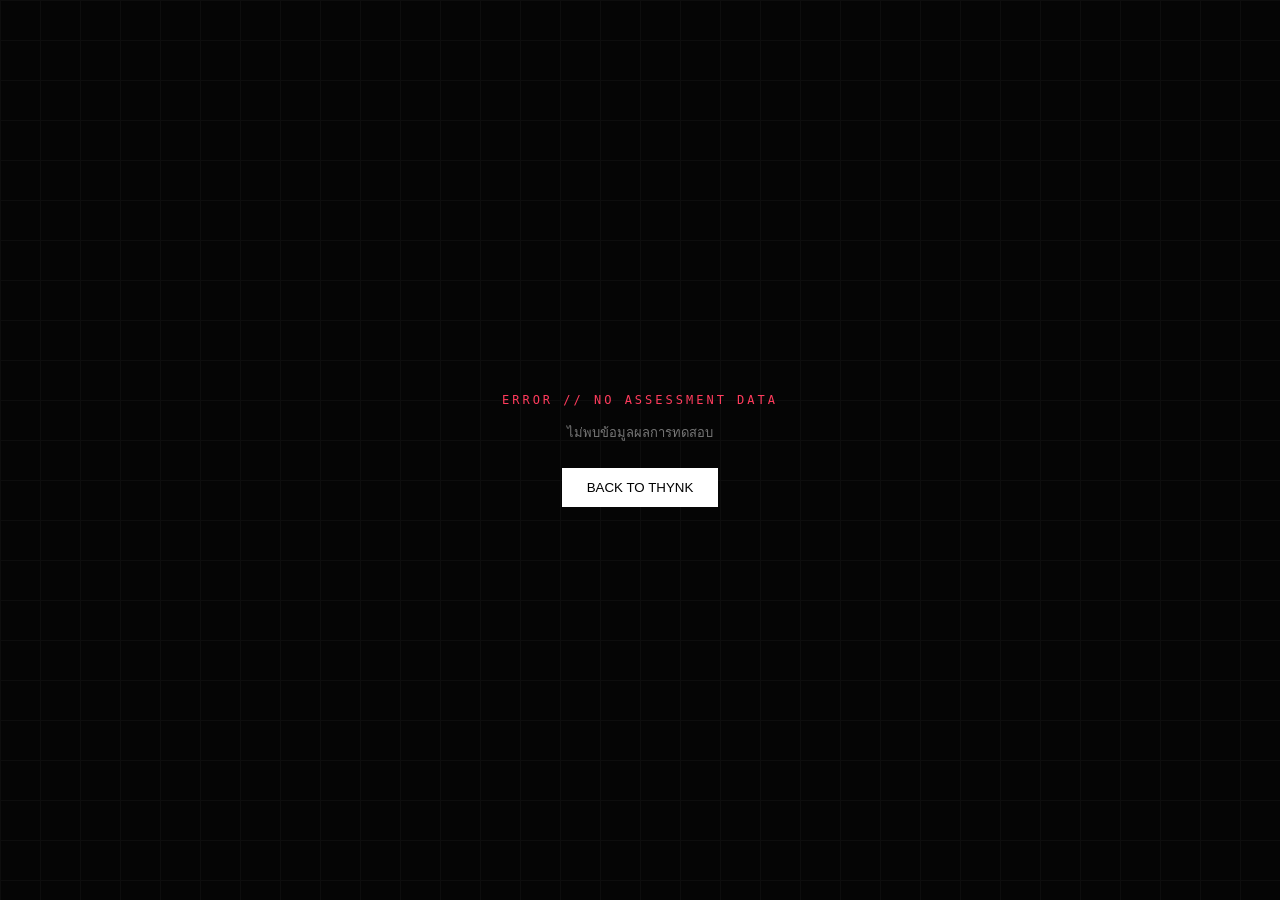
<file: Thynk/result.html>
<!DOCTYPE html>
<html lang="th">
    <link rel="icon" type="image/png" href="thynk.png">
<head>
<meta charset="UTF-8">
<meta name="viewport" content="width=device-width, initial-scale=1.0">
<title>THYNK // IQ ANALYSIS</title>

<link rel="stylesheet" href="css/style1.css">

<style>
@import url('https://fonts.googleapis.com/css2?family=Kanit:wght@300;400;500;600;700&family=JetBrains+Mono:wght@400;500;600;700&display=swap');

:root{
    --bg:#050505;
    --panel:#0b0b0b;
    --panel2:#101010;
    --line:#252525;
    --text:#f2f2f2;
    --muted:#777;
    --soft:#aaa;
    --green:#00ff9c;
    --red:#ff3b5c;
    --gold:#d6b36a;
}

*{
    box-sizing:border-box;
}

body{
    margin:0;
    background:
        radial-gradient(circle at 50% -10%, #171717 0%, #050505 45%, #000 100%);
    color:var(--text);
    font-family:'Kanit',sans-serif;
    min-height:100vh;
}

body::before{
    content:"";
    position:fixed;
    inset:0;
    pointer-events:none;
    opacity:.035;
    background-image:
        linear-gradient(#fff 1px,transparent 1px),
        linear-gradient(90deg,#fff 1px,transparent 1px);
    background-size:40px 40px;
}

/* ================= HEADER ================= */

.header{
    height:76px;
    border-bottom:1px solid var(--line);
    display:flex;
    align-items:center;
    justify-content:space-between;
    padding:0 40px;
    position:relative;
    z-index:2;
    background:rgba(5,5,5,.92);
}

.logo{
    font-family:'JetBrains Mono',monospace;
    font-size:21px;
    font-weight:700;
    letter-spacing:4px;
}

.logo span{
    color:var(--green);
}

.status{
    display:flex;
    align-items:center;
    gap:10px;
    font-family:'JetBrains Mono',monospace;
    font-size:11px;
    color:#777;
    letter-spacing:1px;
}

.status-dot{
    width:7px;
    height:7px;
    border-radius:50%;
    background:var(--green);
    box-shadow:0 0 12px var(--green);
}

/* ================= MAIN ================= */

.container{
    width:min(1180px,92%);
    margin:0 auto;
    padding:60px 0 100px;
}

.kicker{
    font-family:'JetBrains Mono',monospace;
    font-size:11px;
    color:var(--green);
    letter-spacing:3px;
    margin-bottom:12px;
}

h1{
    font-size:48px;
    line-height:1;
    margin:0;
    letter-spacing:1px;
}

.subtitle{
    color:var(--muted);
    margin-top:14px;
    font-size:15px;
}

/* ================= HERO SCORE ================= */

.score-hero{
    margin-top:45px;
    border:1px solid var(--line);
    background:
        linear-gradient(135deg,rgba(255,255,255,.025),rgba(255,255,255,.005));
    min-height:310px;
    display:grid;
    grid-template-columns:1fr 1fr;
    position:relative;
    overflow:hidden;
}

.score-hero::after{
    content:"THYNK";
    position:absolute;
    right:-50px;
    bottom:-75px;
    font-family:'JetBrains Mono',monospace;
    font-size:170px;
    font-weight:700;
    color:rgba(255,255,255,.018);
    pointer-events:none;
}

.score-left{
    padding:45px;
    border-right:1px solid var(--line);
}

.score-label{
    font-family:'JetBrains Mono',monospace;
    color:#777;
    font-size:11px;
    letter-spacing:3px;
}

.score{
    font-family:'JetBrains Mono',monospace;
    font-size:110px;
    line-height:.95;
    margin:15px 0;
    font-weight:700;
}

.score span{
    font-size:25px;
    color:#555;
}

.score-bar{
    width:100%;
    height:4px;
    background:#202020;
    overflow:hidden;
}

.score-fill{
    height:100%;
    background:var(--green);
    box-shadow:0 0 15px rgba(0,255,156,.4);
    width:0%;
    transition:1s;
}

.score-right{
    padding:45px;
    display:flex;
    flex-direction:column;
    justify-content:center;
}

.level-label{
    color:#777;
    font-family:'JetBrains Mono',monospace;
    font-size:11px;
    letter-spacing:3px;
}

.level{
    font-size:38px;
    font-weight:600;
    margin:8px 0;
}

.type{
    color:var(--green);
    font-family:'JetBrains Mono',monospace;
    font-size:15px;
    letter-spacing:2px;
}

.description{
    margin-top:20px;
    color:#888;
    line-height:1.7;
    max-width:430px;
}

/* ================= STAT ================= */

.section{
    margin-top:55px;
}

.section-title{
    display:flex;
    align-items:center;
    gap:15px;
    font-family:'JetBrains Mono',monospace;
    font-size:13px;
    letter-spacing:2px;
    margin-bottom:20px;
}

.section-title::before{
    content:"";
    width:25px;
    height:1px;
    background:var(--green);
}

.domain-grid{
    display:grid;
    grid-template-columns:repeat(5,1fr);
    gap:10px;
}

.domain{
    border:1px solid var(--line);
    background:var(--panel);
    padding:20px;
}

.domain-name{
    font-family:'JetBrains Mono',monospace;
    font-size:10px;
    color:#777;
    letter-spacing:1px;
}

.domain-score{
    font-family:'JetBrains Mono',monospace;
    font-size:32px;
    margin:8px 0;
}

.domain-bar{
    height:3px;
    background:#202020;
}

.domain-fill{
    height:100%;
    background:#aaa;
}

/* ================= QUICK STATS ================= */

.quick-grid{
    display:grid;
    grid-template-columns:repeat(4,1fr);
    gap:10px;
}

.quick{
    border:1px solid var(--line);
    padding:25px;
    background:var(--panel);
}

.quick-label{
    color:#666;
    font-family:'JetBrains Mono',monospace;
    font-size:10px;
    letter-spacing:1px;
}

.quick-value{
    font-family:'JetBrains Mono',monospace;
    font-size:27px;
    margin-top:8px;
}

.correct{
    color:var(--green);
}

.wrong{
    color:var(--red);
}

/* ================= PROFILE ================= */

.profile{
    border:1px solid var(--line);
    padding:35px;
    background:
        linear-gradient(120deg,#0d0d0d,#080808);
    display:grid;
    grid-template-columns:180px 1fr;
    gap:35px;
}

.profile-symbol{
    width:150px;
    height:150px;
    border:1px solid #333;
    display:flex;
    align-items:center;
    justify-content:center;
    font-family:'JetBrains Mono',monospace;
    font-size:42px;
    color:var(--green);
    position:relative;
}

.profile-symbol::before,
.profile-symbol::after{
    content:"";
    position:absolute;
    width:12px;
    height:12px;
    border-color:var(--green);
    border-style:solid;
}

.profile-symbol::before{
    top:-1px;
    left:-1px;
    border-width:1px 0 0 1px;
}

.profile-symbol::after{
    right:-1px;
    bottom:-1px;
    border-width:0 1px 1px 0;
}

.profile h2{
    margin:0;
    font-size:30px;
}

.profile p{
    color:#888;
    line-height:1.8;
}

/* ================= ANSWERS ================= */

.review-list{
    display:flex;
    flex-direction:column;
    gap:8px;
}

.review{
    border:1px solid var(--line);
    background:#090909;
}

.review-head{
    padding:18px 20px;
    display:grid;
    grid-template-columns:65px 1fr 90px;
    align-items:center;
    gap:15px;
    cursor:pointer;
}

.q-number{
    font-family:'JetBrains Mono',monospace;
    color:#666;
    font-size:11px;
}

.q-title{
    font-size:14px;
}

.result-badge{
    text-align:right;
    font-family:'JetBrains Mono',monospace;
    font-size:10px;
}

.result-badge.correct{
    color:var(--green);
}

.result-badge.wrong{
    color:var(--red);
}

.review-body{
    display:none;
    border-top:1px solid var(--line);
    padding:25px;
    background:#0d0d0d;
}

.review.open .review-body{
    display:block;
}

.question-text{
    font-size:17px;
    margin-bottom:20px;
}

.answer-row{
    display:grid;
    grid-template-columns:1fr 1fr;
    gap:8px;
}

.answer-box{
    border:1px solid #222;
    padding:12px 15px;
    font-size:13px;
}

.answer-box.selected{
    border-color:#555;
}

.answer-box.right{
    border-color:var(--green);
    color:var(--green);
}

.answer-box.wrong-selected{
    border-color:var(--red);
    color:var(--red);
}

.explanation{
    margin-top:20px;
    border-left:2px solid var(--green);
    padding:12px 15px;
    color:#999;
    line-height:1.7;
}

/* ================= IDENTITY ================= */

.identity{
    border:1px solid var(--line);
    background:
        linear-gradient(135deg,#0e0e0e,#070707);
    padding:40px;
}

.identity-intro{
    color:#777;
    line-height:1.7;
    margin-bottom:30px;
}

.form-grid{
    display:grid;
    grid-template-columns:1fr 1fr;
    gap:15px;
}

.field{
    display:flex;
    flex-direction:column;
    gap:8px;
}

.field.full{
    grid-column:1/-1;
}

.field label{
    font-family:'JetBrains Mono',monospace;
    color:#777;
    font-size:10px;
    letter-spacing:1px;
}

.field input{
    background:#050505;
    border:1px solid #292929;
    color:white;
    padding:14px;
    font-family:'Kanit',sans-serif;
    outline:none;
    font-size:14px;
    transition:.2s;
}

.field input:focus{
    border-color:#777;
    box-shadow:0 0 0 1px #222;
}

.certificate-button{
    width:100%;
    margin-top:30px;
    padding:19px;
    background:#f2f2f2;
    color:#050505;
    border:0;
    font-family:'JetBrains Mono',monospace;
    font-weight:700;
    letter-spacing:2px;
    cursor:pointer;
    transition:.25s;
}

.certificate-button:hover{
    background:var(--green);
    box-shadow:0 0 30px rgba(0,255,156,.18);
}

.error{
    display:none;
    color:var(--red);
    font-family:'JetBrains Mono',monospace;
    font-size:11px;
    margin-top:15px;
}

/* ================= FOOTER ================= */

.footer{
    text-align:center;
    color:#444;
    font-family:'JetBrains Mono',monospace;
    font-size:10px;
    letter-spacing:2px;
    margin-top:70px;
}

/* ================= RESPONSIVE ================= */

@media(max-width:800px){

    .header{
        padding:0 20px;
    }

    .container{
        width:94%;
        padding-top:35px;
    }

    h1{
        font-size:34px;
    }

    .score-hero{
        grid-template-columns:1fr;
    }

    .score-left{
        border-right:0;
        border-bottom:1px solid var(--line);
    }

    .score{
        font-size:80px;
    }

    .domain-grid{
        grid-template-columns:1fr 1fr;
    }

    .quick-grid{
        grid-template-columns:1fr 1fr;
    }

    .profile{
        grid-template-columns:1fr;
    }

    .form-grid{
        grid-template-columns:1fr;
    }

    .field.full{
        grid-column:auto;
    }

    .review-head{
        grid-template-columns:50px 1fr 70px;
    }
}
</style>
</head>

<body>

<header class="header">
    <div class="logo">THYNK <span>//</span> IQ</div>

    <div class="status">
        <div class="status-dot"></div>
        ASSESSMENT COMPLETE
    </div>
</header>

<main class="container">

    <div class="kicker">THYNK // NEURAL ANALYSIS</div>

    <h1>YOUR THYNK PROFILE</h1>

    <div class="subtitle">
        การวิเคราะห์ผลจากการทดสอบความสามารถด้านการคิดทั้ง 5 ด้าน
    </div>


    <!-- SCORE -->

    <section class="score-hero">

        <div class="score-left">

            <div class="score-label">
                THYNK SCORE
            </div>

            <div class="score">
                <span id="score">--</span>
                <span>/100</span>
            </div>

            <div class="score-bar">
                <div class="score-fill" id="scoreFill"></div>
            </div>

        </div>


        <div class="score-right">

            <div class="level-label">
                COGNITIVE LEVEL
            </div>

            <div class="level" id="level">
                ANALYZING...
            </div>

            <div class="type" id="neuralType">
                //
            </div>

            <div class="description" id="levelDescription">
                กำลังวิเคราะห์รูปแบบการคิดของคุณ...
            </div>

        </div>

    </section>


    <!-- DOMAINS -->

    <section class="section">

        <div class="section-title">
            COGNITIVE MATRIX
        </div>

        <div class="domain-grid">

            <div class="domain">
                <div class="domain-name">SEQUENCE</div>
                <div class="domain-score" id="sequenceScore">--</div>
                <div class="domain-bar">
                    <div class="domain-fill" id="sequenceBar"></div>
                </div>
            </div>

            <div class="domain">
                <div class="domain-name">LOGIC</div>
                <div class="domain-score" id="logicScore">--</div>
                <div class="domain-bar">
                    <div class="domain-fill" id="logicBar"></div>
                </div>
            </div>

            <div class="domain">
                <div class="domain-name">NUMBER</div>
                <div class="domain-score" id="numberScore">--</div>
                <div class="domain-bar">
                    <div class="domain-fill" id="numberBar"></div>
                </div>
            </div>

            <div class="domain">
                <div class="domain-name">SPACE</div>
                <div class="domain-score" id="spaceScore">--</div>
                <div class="domain-bar">
                    <div class="domain-fill" id="spaceBar"></div>
                </div>
            </div>

            <div class="domain">
                <div class="domain-name">CORE</div>
                <div class="domain-score" id="coreScore">--</div>
                <div class="domain-bar">
                    <div class="domain-fill" id="coreBar"></div>
                </div>
            </div>

        </div>

    </section>


    <!-- QUICK STATS -->

    <section class="section">

        <div class="section-title">
            PERFORMANCE
        </div>

        <div class="quick-grid">

            <div class="quick">
                <div class="quick-label">CORRECT</div>
                <div class="quick-value correct" id="correctCount">--</div>
            </div>

            <div class="quick">
                <div class="quick-label">WRONG</div>
                <div class="quick-value wrong" id="wrongCount">--</div>
            </div>

            <div class="quick">
                <div class="quick-label">ACCURACY</div>
                <div class="quick-value" id="accuracy">--%</div>
            </div>

            <div class="quick">
                <div class="quick-label">MAX COMBO</div>
                <div class="quick-value" id="maxCombo">--</div>
            </div>

        </div>

    </section>


    <!-- PROFILE -->

    <section class="section">

        <div class="section-title">
            NEURAL PROFILE
        </div>

        <div class="profile">

            <div class="profile-symbol" id="profileSymbol">
                ◇
            </div>

            <div>
                <h2 id="profileTitle">
                    ANALYZING...
                </h2>

                <p id="profileText">
                    กำลังประมวลผลรูปแบบการตอบของคุณ
                </p>
            </div>

        </div>

    </section>


    <!-- ANSWER REVIEW -->

    <section class="section">

        <div class="section-title">
            ANSWER REVIEW // เฉลยข้อสอบ
        </div>

        <div class="review-list" id="reviewList"></div>

    </section>


    <!-- IDENTITY -->

    <section class="section">

        <div class="section-title">
            CERTIFICATE IDENTITY
        </div>

        <div class="identity">

            <div class="identity-intro">
                กรอกข้อมูลด้านล่างเพื่อสร้างใบเกียรติบัตร THYNK
                ชื่อที่กรอกจะถูกนำไปแสดงบนใบเกียรติบัตร
            </div>

            <div class="form-grid">

                <div class="field">
                    <label>FIRST NAME / ชื่อ</label>
                    <input
                        type="text"
                        id="firstName"
                        placeholder="ชื่อของคุณ"
                        maxlength="40"
                    >
                </div>

                <div class="field">
                    <label>LAST NAME / นามสกุล</label>
                    <input
                        type="text"
                        id="lastName"
                        placeholder="นามสกุลของคุณ"
                        maxlength="40"
                    >
                </div>

                <div class="field full">
                    <label>DISPLAY NAME / ชื่อที่ต้องการแสดงบนใบเกียรติบัตร</label>
                    <input
                        type="text"
                        id="displayName"
                        placeholder="เว้นว่างได้ ระบบจะใช้ชื่อและนามสกุล"
                        maxlength="80"
                    >
                </div>

                <div class="field">
                    <label>COUNTRY / ประเทศ</label>
                    <input
                        type="text"
                        id="country"
                        placeholder="Thailand"
                        maxlength="40"
                    >
                </div>

                <div class="field">
                    <label>ORGANIZATION / SCHOOL / องค์กรหรือโรงเรียน</label>
                    <input
                        type="text"
                        id="organization"
                        placeholder="ไม่บังคับ"
                        maxlength="80"
                    >
                </div>

            </div>

            <div class="error" id="formError">
                PLEASE ENTER YOUR FIRST NAME AND LAST NAME.
            </div>

            <button
                class="certificate-button"
                onclick="generateCertificate()"
            >
                ✦ RECEIVE MY CERTIFICATE
            </button>

        </div>

    </section>


    <div class="footer">
        THYNK // NEURAL ASSESSMENT SYSTEM
    </div>

</main>


<script>

/* =====================================================
   LOAD RESULT
===================================================== */

const raw = localStorage.getItem("thynkIQResult");

if(!raw){

    document.body.innerHTML = `
        <div style="
            min-height:100vh;
            display:flex;
            align-items:center;
            justify-content:center;
            background:#050505;
            color:white;
            font-family:monospace;
            text-align:center;
            padding:30px;
        ">
            <div>
                <div style="
                    color:#ff3b5c;
                    font-size:12px;
                    letter-spacing:3px;
                    margin-bottom:15px;
                ">
                    ERROR // NO ASSESSMENT DATA
                </div>

                <div style="color:#777;">
                    ไม่พบข้อมูลผลการทดสอบ
                </div>

                <button
                    onclick="location.href='index.html'"
                    style="
                        margin-top:25px;
                        padding:12px 25px;
                        background:white;
                        border:0;
                        cursor:pointer;
                    "
                >
                    BACK TO THYNK
                </button>
            </div>
        </div>
    `;

    throw new Error("No THYNK result data.");

}

const result = JSON.parse(raw);


/* =====================================================
   BASIC DATA
===================================================== */

const score = Number(result.score || 0);

const correct = Number(result.correct || 0);

const total = Number(result.total || 100);

const accuracy = Number(
    result.accuracy ??
    ((correct / total) * 100)
);

const maxCombo = Number(
    result.maxCombo ??
    result.combo ??
    0
);


/* =====================================================
   LEVEL SYSTEM
===================================================== */

function getLevel(score){

    if(score >= 95){
        return {
            name:"NEURAL MASTER",
            type:"THE ARCHITECT",
            symbol:"✦",
            description:
                "คุณสามารถรับมือกับโจทย์หลายรูปแบบได้อย่างแม่นยำและต่อเนื่อง แสดงให้เห็นถึงความสามารถในการเชื่อมโยงข้อมูลและตัดสินใจภายใต้แรงกดดัน",
            profile:
                "รูปแบบการตอบของคุณมีความสม่ำเสมอสูง จุดเด่นอยู่ที่การมองภาพรวม การจับความสัมพันธ์ และการเลือกคำตอบอย่างรวดเร็ว"
        };
    }

    if(score >= 85){
        return {
            name:"STRATEGIST",
            type:"THE ANALYST",
            symbol:"◇",
            description:
                "คุณมีความสามารถในการวิเคราะห์โครงสร้างของปัญหาและค้นหาวิธีแก้ที่มีประสิทธิภาพ โดยเฉพาะเมื่อโจทย์มีข้อมูลหลายชั้น",
            profile:
                "คุณมีแนวโน้มที่จะวิเคราะห์สถานการณ์ก่อนตัดสินใจ สามารถแยกข้อมูลสำคัญออกจากข้อมูลรบกวนได้ดี"
        };
    }

    if(score >= 70){
        return {
            name:"ANALYST",
            type:"THE PATTERN SEEKER",
            symbol:"△",
            description:
                "คุณมีพื้นฐานการคิดเชิงเหตุผลที่ดี สามารถค้นหารูปแบบและความสัมพันธ์ของข้อมูลได้ค่อนข้างรวดเร็ว",
            profile:
                "จุดเด่นของคุณคือการสังเกตความสัมพันธ์และสร้างข้อสรุปจากข้อมูลที่มี"
        };
    }

    if(score >= 55){
        return {
            name:"PROBLEM SOLVER",
            type:"THE OBSERVER",
            symbol:"○",
            description:
                "คุณสามารถแก้ปัญหาหลากหลายรูปแบบได้ แต่ความแม่นยำอาจเปลี่ยนไปเมื่อโจทย์มีความซับซ้อนหรือมีเวลาจำกัด",
            profile:
                "คุณเรียนรู้จากข้อมูลและสถานการณ์ได้ดี และมีแนวโน้มพัฒนาความสามารถได้อย่างรวดเร็วเมื่อได้ฝึกฝน"
        };
    }

    if(score >= 40){
        return {
            name:"THINKER",
            type:"THE EXPLORER",
            symbol:"▽",
            description:
                "คุณมีแนวทางการคิดที่หลากหลาย แต่ยังสามารถพัฒนาความเร็วและความแม่นยำในการประมวลผลได้อีกมาก",
            profile:
                "รูปแบบการตอบของคุณแสดงให้เห็นถึงการทดลองหลายแนวทางก่อนตัดสินใจ"
        };
    }

    return {
        name:"COGNITIVE INITIATE",
        type:"THE BEGINNER",
        symbol:"·",
        description:
            "นี่คือจุดเริ่มต้นของการสำรวจรูปแบบการคิดของคุณ ผลลัพธ์สามารถใช้เป็นแนวทางในการฝึกทักษะการคิดต่อไป",
        profile:
            "คุณกำลังเริ่มต้นสำรวจรูปแบบการคิดของตัวเอง การฝึกโจทย์อย่างสม่ำเสมอสามารถช่วยเพิ่มความคล่องตัวในการแก้ปัญหาได้"
    };

}


const level = getLevel(score);


/* =====================================================
   UPDATE HERO
===================================================== */

document.getElementById("score").textContent =
    Math.round(score);

document.getElementById("level").textContent =
    level.name;

document.getElementById("neuralType").textContent =
    level.type;

document.getElementById("levelDescription").textContent =
    level.description;

document.getElementById("profileTitle").textContent =
    level.type;

document.getElementById("profileText").textContent =
    level.profile;

document.getElementById("profileSymbol").textContent =
    level.symbol;

document.getElementById("scoreFill").style.width =
    Math.max(0, Math.min(100, score)) + "%";


/* =====================================================
   PERFORMANCE
===================================================== */

document.getElementById("correctCount").textContent =
    correct;

document.getElementById("wrongCount").textContent =
    Math.max(0, total - correct);

document.getElementById("accuracy").textContent =
    Math.round(accuracy) + "%";

document.getElementById("maxCombo").textContent =
    maxCombo;


/* =====================================================
   DOMAIN SCORES
===================================================== */

const domains = result.stageStats || {};

function getDomain(key){

    const data = domains[key];

    if(!data){
        return 0;
    }

    if(data.accuracy !== undefined){
        return Math.round(data.accuracy);
    }

    if(data.total){
        return Math.round(
            (data.correct / data.total) * 100
        );
    }

    return 0;
}


const domainValues = {

    sequence:getDomain("sequence"),

    logic:getDomain("logic"),

    number:getDomain("number"),

    space:getDomain("space"),

    core:getDomain("core")

};


function setDomain(name,value){

    const scoreEl =
        document.getElementById(name+"Score");

    const barEl =
        document.getElementById(name+"Bar");

    if(scoreEl){
        scoreEl.textContent = value;
    }

    if(barEl){
        barEl.style.width =
            value + "%";
    }

}


setDomain("sequence",domainValues.sequence);
setDomain("logic",domainValues.logic);
setDomain("number",domainValues.number);
setDomain("space",domainValues.space);
setDomain("core",domainValues.core);


/* =====================================================
   ANSWER REVIEW
===================================================== */

const reviewList =
    document.getElementById("reviewList");

const answers =
    Array.isArray(result.answers)
        ? result.answers
        : [];


if(answers.length === 0){

    reviewList.innerHTML = `
        <div style="
            border:1px solid #222;
            padding:30px;
            color:#666;
            font-family:monospace;
            text-align:center;
        ">
            ANSWER REVIEW DATA NOT FOUND
        </div>
    `;

}else{

    answers.forEach((item,index)=>{

        const review =
            document.createElement("div");

        review.className =
            "review";


        const isCorrect =
            item.correct === true;


        const stage =
            item.stage ||
            "THYNK";


        const question =
            item.question ||
            item.title ||
            `QUESTION ${index + 1}`;


        const options =
            Array.isArray(item.options)
                ? item.options
                : [];


        const selected =
            item.selected;


        const correctAnswer =
            item.correctAnswer;


        review.innerHTML = `

            <div class="review-head">

                <div class="q-number">
                    Q${String(index + 1).padStart(3,"0")}
                </div>

                <div class="q-title">
                    ${escapeHTML(question)}
                </div>

                <div class="
                    result-badge
                    ${isCorrect ? "correct" : "wrong"}
                ">
                    ${isCorrect ? "CORRECT" : "WRONG"}
                </div>

            </div>


            <div class="review-body">

                <div style="
                    font-family:monospace;
                    color:#555;
                    font-size:10px;
                    margin-bottom:10px;
                ">
                    ${escapeHTML(stage)}
                    ${item.difficulty ? " // " + escapeHTML(item.difficulty) : ""}
                </div>


                <div class="question-text">
                    ${escapeHTML(
                        item.questionText ||
                        item.prompt ||
                        question
                    )}
                </div>


                <div class="answer-row">

                    ${options.map((option,i)=>{

                        let cls = "answer-box";

                        if(i === correctAnswer){
                            cls += " right";
                        }

                        if(
                            i === selected &&
                            i !== correctAnswer
                        ){
                            cls += " wrong-selected";
                        }

                        if(
                            i === selected &&
                            i === correctAnswer
                        ){
                            cls += " selected";
                        }

                        return `
                            <div class="${cls}">
                                ${String.fromCharCode(65+i)}
                                .
                                ${escapeHTML(String(option))}
                            </div>
                        `;

                    }).join("")}

                </div>


                <div class="explanation">

                    <strong style="color:#ddd;">
                        EXPLANATION
                    </strong>

                    <br>

                    ${escapeHTML(
                        item.explanation ||
                        "ไม่มีคำอธิบายสำหรับข้อนี้"
                    )}

                </div>

            </div>
        `;


        const head =
            review.querySelector(".review-head");


        head.addEventListener("click",()=>{

            review.classList.toggle("open");

        });


        reviewList.appendChild(review);

    });

}


/* =====================================================
   ESCAPE HTML
===================================================== */

function escapeHTML(value){

    return String(value)
        .replace(/&/g,"&amp;")
        .replace(/</g,"&lt;")
        .replace(/>/g,"&gt;")
        .replace(/"/g,"&quot;")
        .replace(/'/g,"&#039;");

}


/* =====================================================
   CERTIFICATE
===================================================== */

function generateCertificate(){

    const firstName =
        document.getElementById("firstName")
            .value.trim();

    const lastName =
        document.getElementById("lastName")
            .value.trim();

    const displayName =
        document.getElementById("displayName")
            .value.trim();

    const country =
        document.getElementById("country")
            .value.trim();

    const organization =
        document.getElementById("organization")
            .value.trim();


    const error =
        document.getElementById("formError");


    if(!firstName || !lastName){

        error.style.display = "block";

        document.getElementById("firstName").focus();

        return;

    }


    error.style.display = "none";


    const finalName =
        displayName ||
        `${firstName} ${lastName}`;


    const certificateData = {

        firstName,
        lastName,
        displayName:finalName,
        country,
        organization,

        score:Math.round(score),

        correct,

        total,

        accuracy:Math.round(accuracy),

        maxCombo,

        level:level.name,

        neuralType:level.type,

        profileSymbol:level.symbol,

        assessmentId:
            result.assessmentId ||
            createAssessmentID(),

        completedAt:
            result.completedAt ||
            new Date().toISOString()

    };


    localStorage.setItem(
        "thynkCertificate",
        JSON.stringify(certificateData)
    );


    window.location.href =
        "certificate.html";

}


/* =====================================================
   ASSESSMENT ID
===================================================== */

function createAssessmentID(){

    const chars =
        "ABCDEFGHJKLMNPQRSTUVWXYZ23456789";

    let id = "THY-";

    for(let i=0;i<8;i++){

        id +=
            chars[
                Math.floor(
                    Math.random()*chars.length
                )
            ];

    }

    return id;

}

</script>

</body>
</html>
</file>
<file: Thynk/css/style1.css>
/* =========================================================
   IQ INSTRUCTION PAGE
========================================================= */

.instruction-page {
    min-height: 100vh;
    background: #080808;
    color: #fff;
    font-family: "Kanit", sans-serif;
    position: relative;
    overflow-x: hidden;
}


/* BACKGROUND */

.instruction-grid {
    position: fixed;
    inset: 0;

    background-image:
        linear-gradient(rgba(255,255,255,.025) 1px, transparent 1px),
        linear-gradient(90deg, rgba(255,255,255,.025) 1px, transparent 1px);

    background-size: 50px 50px;

    pointer-events: none;
}


/* NAVBAR */

.instruction-navbar {
    height: 80px;
    padding: 0 6vw;

    display: flex;
    align-items: center;
    justify-content: space-between;

    border-bottom: 1px solid #222;

    position: relative;
    z-index: 2;
}

.instruction-navbar .logo {
    color: #fff;
    text-decoration: none;

    font-family: "JetBrains Mono", monospace;
    font-weight: 700;
    font-size: 20px;
    letter-spacing: 2px;
}

.instruction-navbar .logo b {
    color: #777;
    margin: 0 7px;
}

.instruction-status {
    font-family: "JetBrains Mono", monospace;
    font-size: 11px;
    letter-spacing: 1px;
    color: #999;
}

.instruction-status i {
    display: inline-block;

    width: 7px;
    height: 7px;

    background: #fff;
    border-radius: 50%;

    margin-right: 8px;
}


/* MAIN */

.instruction-main {
    width: min(1100px, 88%);
    margin: auto;
    padding: 80px 0 100px;

    position: relative;
    z-index: 1;
}


/* EYEBROW */

.instruction-eyebrow {
    font-family: "JetBrains Mono", monospace;

    font-size: 11px;
    letter-spacing: 2px;

    color: #777;

    margin-bottom: 25px;
}

.instruction-eyebrow span {
    color: #fff;
    margin-right: 15px;
}


/* TITLE */

.instruction-title {
    max-width: 800px;
}

.instruction-title h1 {
    margin: 0;

    font-family: "JetBrains Mono", monospace;

    font-size: clamp(60px, 9vw, 120px);

    line-height: .9;

    letter-spacing: -6px;
}

.instruction-title h1 span {
    display: block;
    color: #777;
}

.instruction-title p {
    max-width: 650px;

    margin-top: 35px;

    color: #999;

    font-size: 17px;
    line-height: 1.8;
}


/* OVERVIEW */

.instruction-overview {
    display: grid;
    grid-template-columns: repeat(4, 1fr);

    border-top: 1px solid #292929;
    border-bottom: 1px solid #292929;

    margin-top: 65px;
}

.overview-item {
    padding: 30px 25px;

    border-right: 1px solid #292929;
}

.overview-item:last-child {
    border-right: 0;
}

.overview-item span {
    display: block;

    font-family: "JetBrains Mono", monospace;

    color: #666;
    font-size: 10px;
    letter-spacing: 1px;
}

.overview-item strong {
    display: block;

    font-family: "JetBrains Mono", monospace;

    font-size: 38px;

    margin: 8px 0;
}

.overview-item strong span {
    display: inline;
    color: #fff;
    font-size: 20px;
}

.overview-item small {
    color: #555;

    font-family: "JetBrains Mono", monospace;

    font-size: 9px;
}


/* SECTION HEADER */

.instruction-header,
.domain-title {
    display: flex;
    gap: 25px;
    align-items: flex-start;

    margin-bottom: 35px;
}

.instruction-header > span,
.domain-title > span {
    font-family: "JetBrains Mono", monospace;
    color: #555;
    font-size: 13px;
}

.instruction-header small,
.domain-title small {
    font-family: "JetBrains Mono", monospace;
    color: #666;

    font-size: 10px;
    letter-spacing: 1px;
}

.instruction-header h2,
.domain-title h2 {
    margin: 8px 0 0;

    font-family: "JetBrains Mono", monospace;

    font-size: 32px;
    letter-spacing: -1px;
}


/* INSTRUCTIONS */

.instruction-content {
    margin-top: 100px;
}

.instruction-list {
    border-top: 1px solid #292929;
}

.instruction-item {
    display: grid;
    grid-template-columns: 70px 1fr;

    gap: 25px;

    padding: 30px 0;

    border-bottom: 1px solid #292929;
}

.instruction-number {
    font-family: "JetBrains Mono", monospace;

    color: #555;
    font-size: 12px;
}

.instruction-item h3 {
    margin: 0 0 8px;

    font-size: 19px;
    font-weight: 500;
}

.instruction-item p {
    margin: 0;

    max-width: 700px;

    color: #777;

    font-size: 14px;
    line-height: 1.8;
}

.instruction-item p strong {
    color: #fff;
}


/* DOMAINS */

.iq-domains {
    margin-top: 100px;
}

.domain-grid {
    display: grid;
    grid-template-columns: repeat(4, 1fr);

    border-top: 1px solid #292929;
    border-left: 1px solid #292929;
}

.domain-card {
    min-height: 190px;

    padding: 25px;

    border-right: 1px solid #292929;
    border-bottom: 1px solid #292929;

    transition: .3s ease;
}

.domain-card:hover {
    background: #111;
}

.domain-card strong {
    font-family: "JetBrains Mono", monospace;
    color: #555;
    font-size: 11px;
}

.domain-card h3 {
    font-family: "JetBrains Mono", monospace;

    margin: 45px 0 10px;

    font-size: 17px;
}

.domain-card p {
    margin: 0;

    color: #666;

    font-size: 13px;
    line-height: 1.7;
}


/* WARNING */

.instruction-warning {
    display: flex;
    gap: 20px;

    margin-top: 70px;

    padding: 25px;

    border: 1px solid #292929;

    background: #0d0d0d;
}

.instruction-warning > span {
    width: 30px;
    height: 30px;

    display: grid;
    place-items: center;

    border: 1px solid #555;

    font-family: "JetBrains Mono", monospace;
}

.instruction-warning strong {
    font-family: "JetBrains Mono", monospace;

    font-size: 11px;
    letter-spacing: 1px;
}

.instruction-warning p {
    margin: 7px 0 0;

    color: #666;

    font-size: 13px;
}


/* ACTION */

.instruction-action {
    margin-top: 60px;

    display: flex;
    align-items: center;
    justify-content: space-between;

    padding: 30px 0;

    border-top: 1px solid #292929;
}

.action-meta span {
    display: block;

    font-family: "JetBrains Mono", monospace;

    color: #555;
    font-size: 9px;
    letter-spacing: 1px;
}

.action-meta strong {
    display: block;

    margin-top: 5px;

    font-family: "JetBrains Mono", monospace;

    font-size: 13px;
}


.begin-button {
    display: flex;
    align-items: center;
    gap: 30px;

    padding: 18px 25px;

    background: #fff;
    color: #000;

    text-decoration: none;

    font-family: "JetBrains Mono", monospace;

    font-size: 12px;
    font-weight: 700;

    transition: .25s ease;
}

.begin-button strong {
    font-size: 20px;
}

.begin-button:hover {
    background: #ccc;
    transform: translateX(5px);
}


/* FOOTER */

.instruction-footer {
    padding: 25px 6vw;

    display: flex;
    justify-content: space-between;

    border-top: 1px solid #222;

    color: #555;

    font-family: "JetBrains Mono", monospace;

    font-size: 9px;
    letter-spacing: 1px;
}


/* RESPONSIVE */

@media (max-width: 800px) {

    .instruction-main {
        padding-top: 55px;
    }

    .instruction-overview {
        grid-template-columns: repeat(2, 1fr);
    }

    .overview-item:nth-child(2) {
        border-right: 0;
    }

    .domain-grid {
        grid-template-columns: repeat(2, 1fr);
    }

    .instruction-action {
        align-items: flex-start;
        flex-direction: column;
        gap: 25px;
    }

}

@media (max-width: 500px) {

    .instruction-title h1 {
        font-size: 60px;
        letter-spacing: -4px;
    }

    .instruction-overview {
        grid-template-columns: 1fr 1fr;
    }

    .domain-grid {
        grid-template-columns: 1fr;
    }

    .instruction-footer {
        flex-direction: column;
        gap: 10px;
    }

}
</file>
